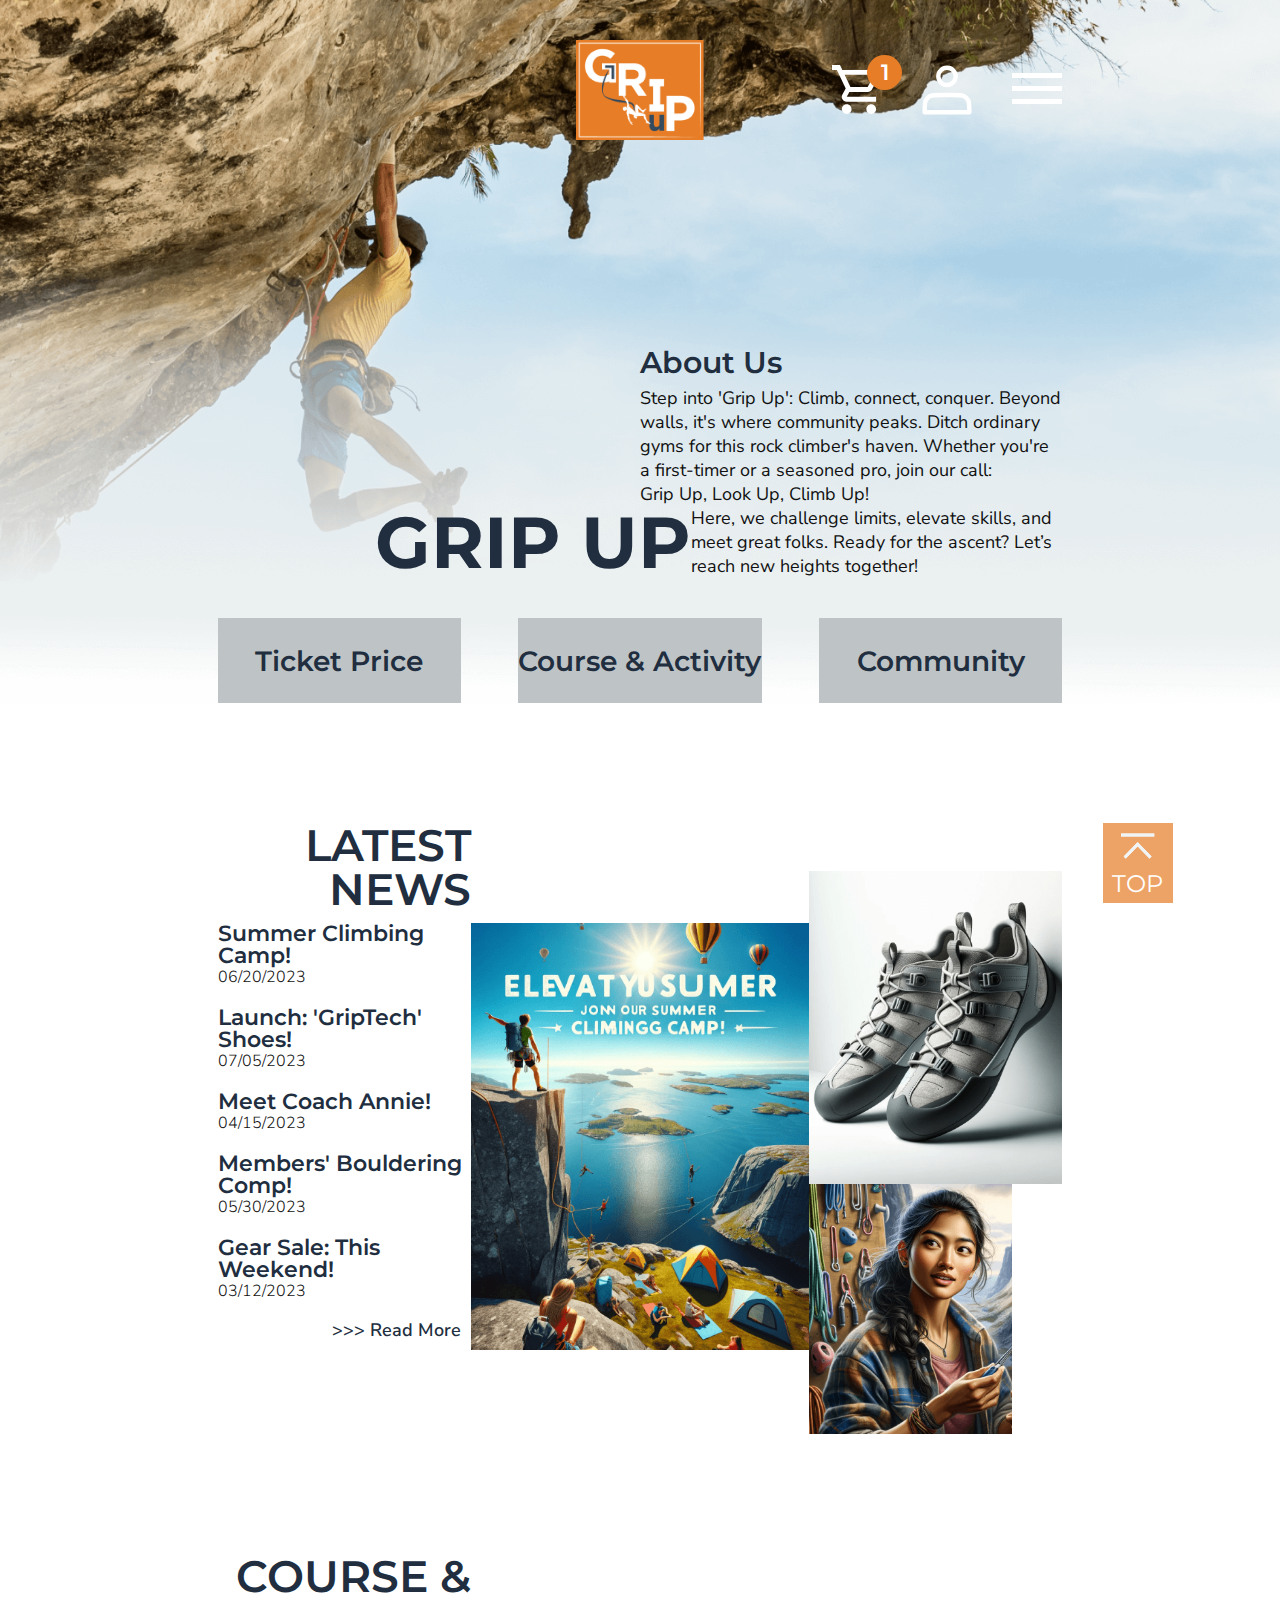
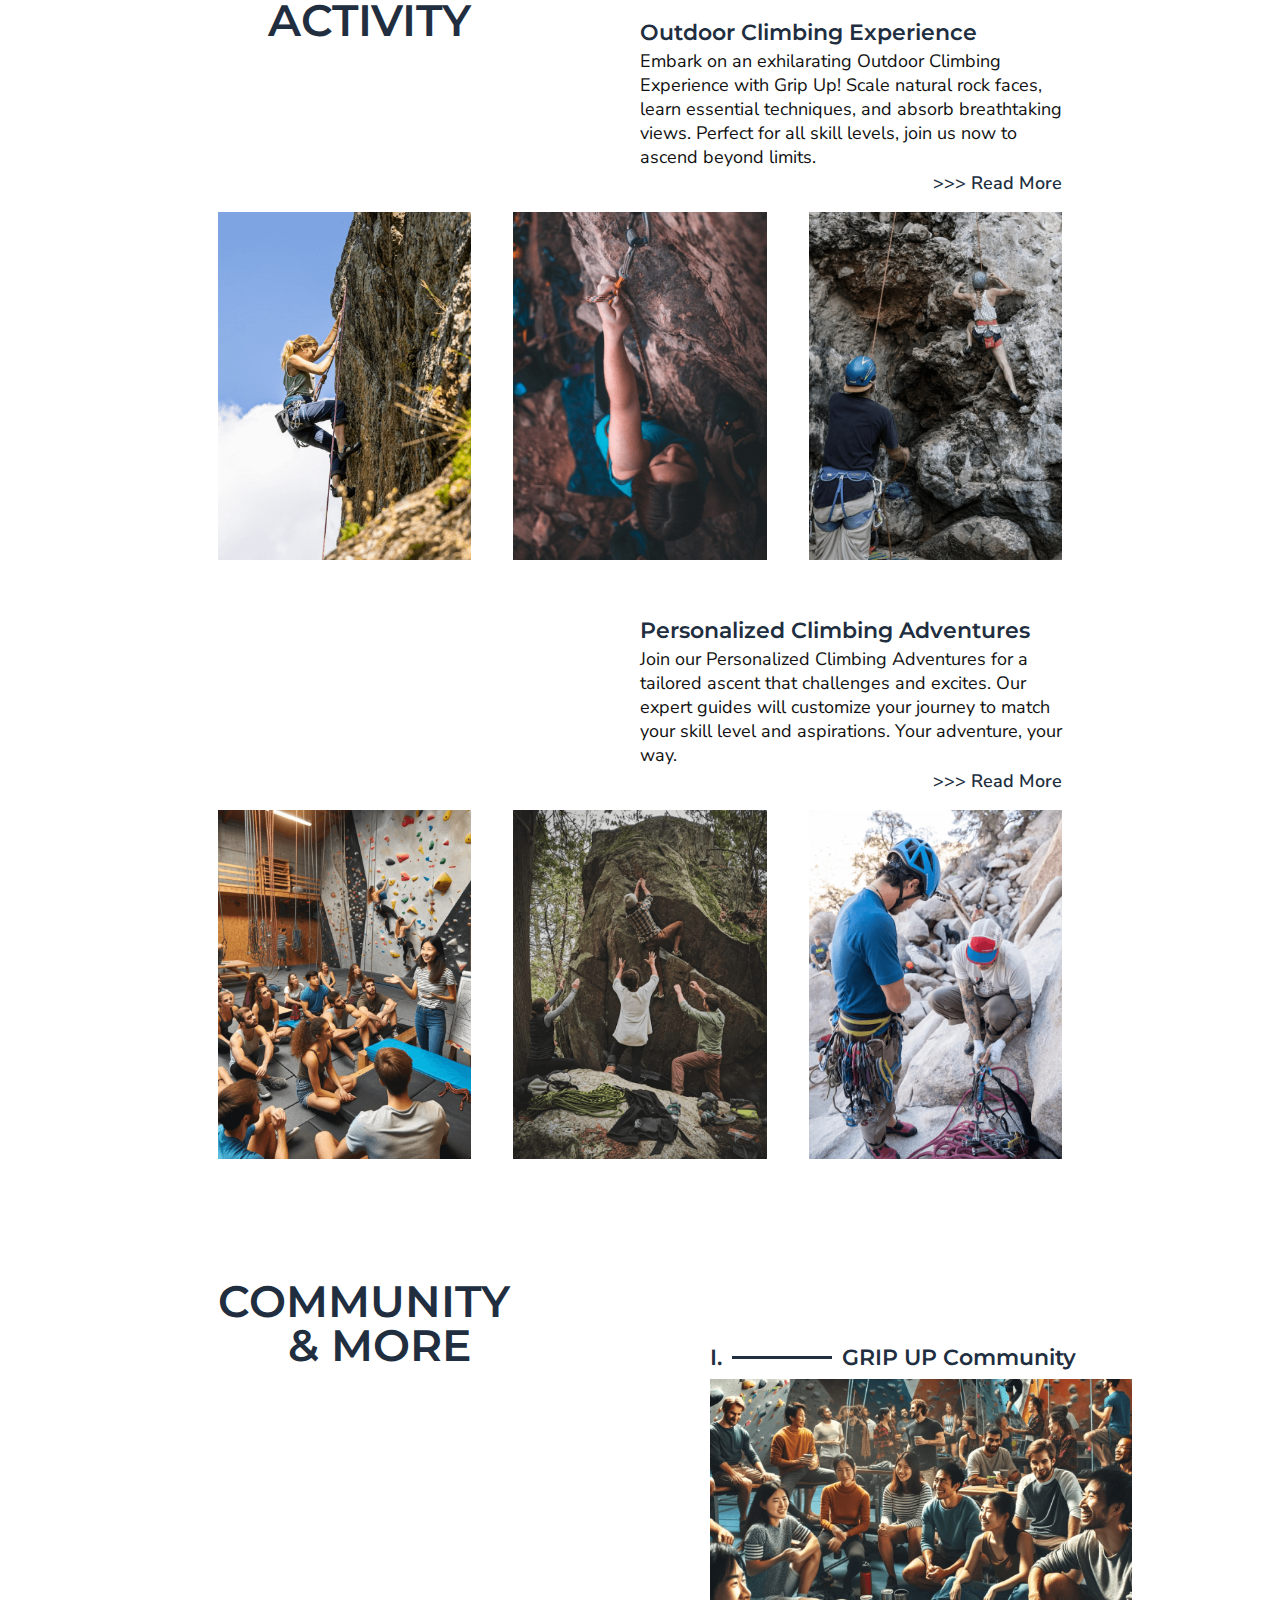
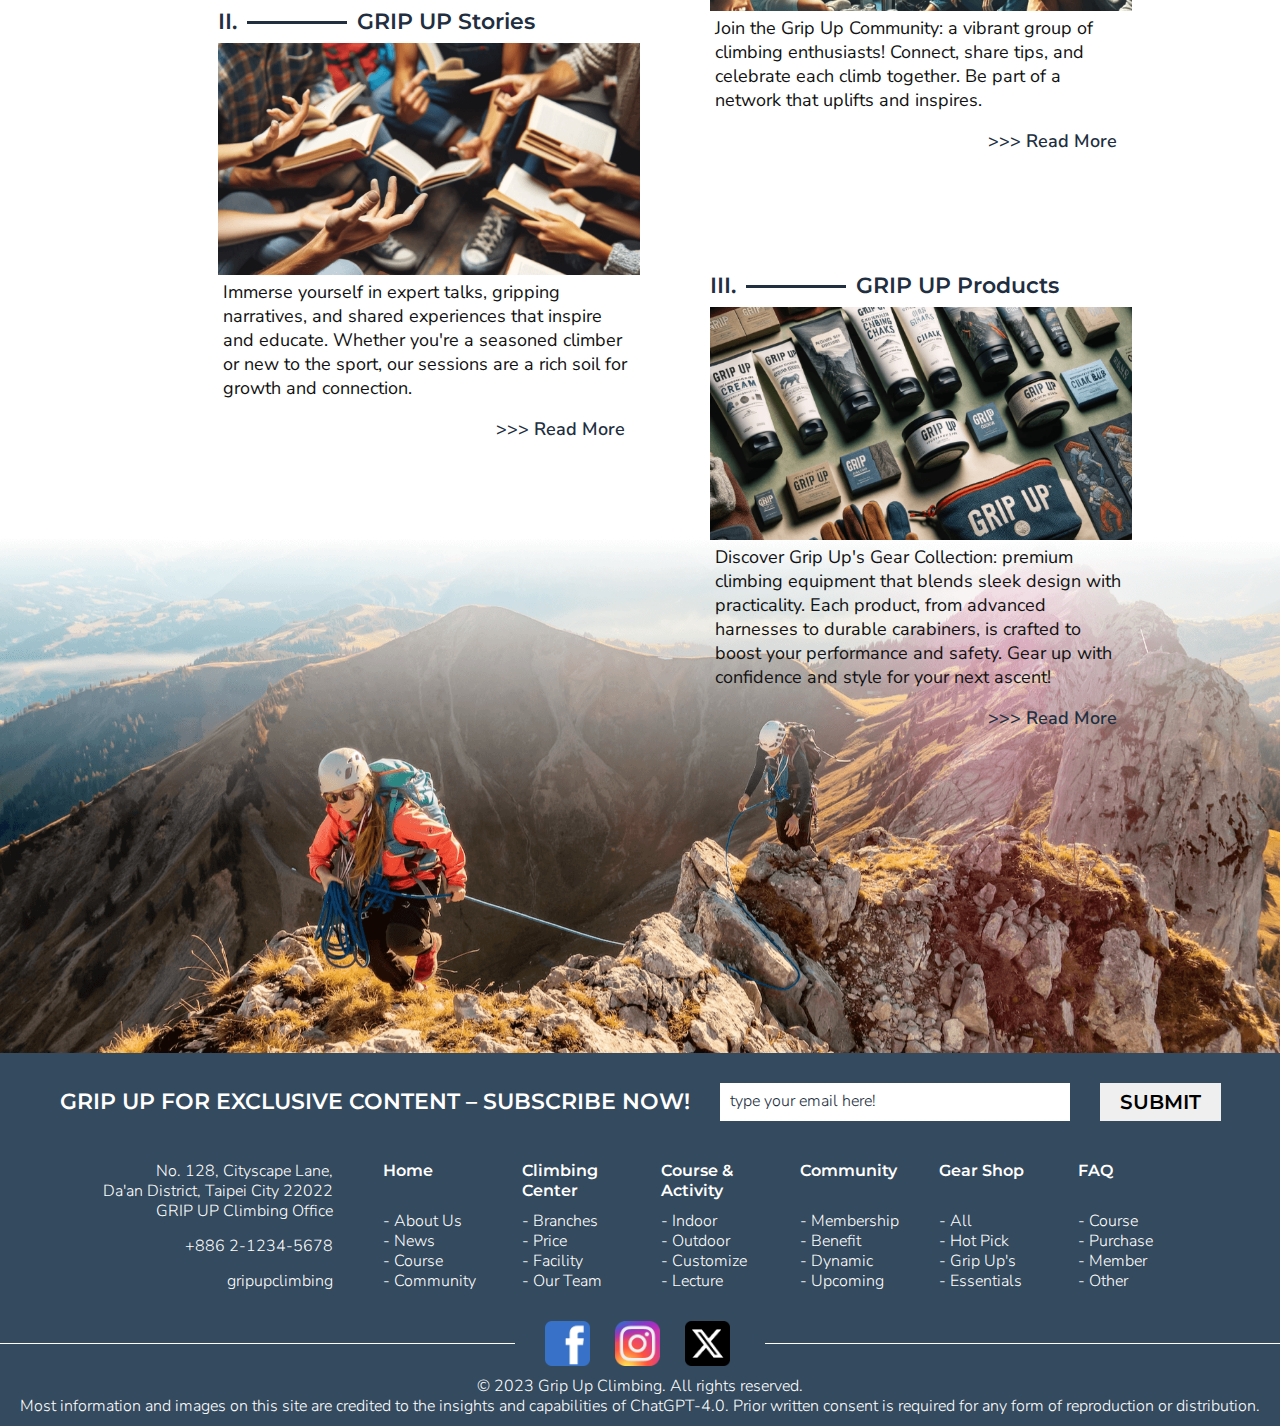
<file: index.html>
<!DOCTYPE html>
<html lang="en">
  <head>
    <meta charset="UTF-8" />
    <meta name="viewport" content="width=device-width, initial-scale=1.0" />
    <title>Grip Up Climbing</title>
    <link rel="stylesheet" href="./universe/reset.css" />
    <link rel="stylesheet" href="./universe/universe.css" />
    <link rel="stylesheet" href="./main/main.css" />
    <link rel="stylesheet" href="./universe/universe-footer.css" />

    <link rel="preconnect" href="https://fonts.googleapis.com" />
    <link rel="preconnect" href="https://fonts.gstatic.com" crossorigin />
    <link
      href="https://fonts.googleapis.com/css2?family=Montserrat:wght@600;700&family=Nunito+Sans:opsz,wght@6..12,300;6..12,400;6..12,500;6..12,600;6..12,700&display=swap"
      rel="stylesheet"
    />
    <script src="./universe/jquery-3.7.1.js"></script>
  </head>
  <body>
    <section class="header">
      <header>
        <div id="navbar" class="top"></div>
        <div class="pagetype-main">
          <h1 class="title">GRIP UP</h1>
          <div class="page-intro">
            <div class="up">
              <h4 id="aboutus-link">About Us</h4>
              <p class="pbig up">
                Step into 'Grip Up': Climb, connect, conquer. Beyond walls, it's
                where community peaks. Ditch ordinary gyms for this rock
                climber's haven. Whether you're a first-timer or a seasoned pro,
                join our call:<br />
                Grip Up, Look Up, Climb Up!
              </p>
            </div>
            <p class="pbig down">
              Here, we challenge limits, elevate skills, and meet great folks.
              Ready for the ascent? Let’s reach new heights together!
            </p>
          </div>
        </div>
        <div class="pagelink">
          <ul>
            <li>
              <a class="btn-dark h4" href="center.html#price-link"
                >Ticket Price</a
              >
            </li>
            <li>
              <a class="btn-dark h4" href="courseActivity.html"
                >Course & Activity</a
              >
            </li>
            <li>
              <a class="btn-dark h4" href="community.html">Community</a>
            </li>
          </ul>
        </div>
      </header>
    </section>

    <section class="page-intro-small" id="page-intro-small"></section>

    <section class="content">
      <div class="backtotop">
        <a href="#" class="top-wrap">
          <div class="pic"><img src="./universe/top.svg" alt="" /></div>
          <p>TOP</p>
        </a>
      </div>
      <section class="latestnews">
        <h3 class="section-title" id="news-link">LATEST<br />&nbspNEWS</h3>
        <div class="wrap" id="news-wrap">
          <div class="news-list">
            <ul>
              <li id="news1">
                <a class="alink" href="#news">
                  <p class="news-title h5">Summer Climbing Camp!</p>
                  <p class="release-day psmall">06/20/2023</p>
                </a>
              </li>
              <li id="news2">
                <a class="alink" href="product.html#newlaunchShow-link">
                  <p class="news-title h5">Launch: 'GripTech' Shoes!</p>
                  <p class="release-day psmall">07/05/2023</p>
                </a>
              </li>
              <li id="news3">
                <a class="alink" href="team.html#coachAnnie-link">
                  <p class="news-title h5">Meet Coach Annie!</p>
                  <p class="release-day psmall">04/15/2023</p>
                </a>
              </li>
              <li>
                <a class="alink" href="#news">
                  <p class="news-title h5">Members' Bouldering Comp!</p>
                  <p class="release-day psmall">05/30/2023</p>
                </a>
              </li>
              <li>
                <a class="alink" href="#news">
                  <p class="news-title h5">Gear Sale: This Weekend!</p>
                  <p class="release-day psmall">03/12/2023</p>
                </a>
              </li>
            </ul>
            <a href="#readMore" class="readmore">>>> Read More</a>
          </div>
          <div class="news-pic" id="news1-pic">
            <img src="./main/news1.png" alt="Launch: 'GripTech' Shoes!" />
          </div>
          <div class="news-pic" id="news2-pic">
            <img src="./main/news2.png" alt="Summer Climbing Camp!" />
          </div>
          <div class="news-pic" id="news3-pic">
            <img src="./main/news3.png" alt="Meet Coach Annie!" />
          </div>
        </div>
      </section>

      <section class="course">
        <h3 class="section-title" id="course-link">
          Course &<br />&nbspActivity
        </h3>
        <div class="wrap">
          <div class="sub-wrap">
            <div class="subtitle h5">Outdoor Climbing Experience</div>
            <div class="intro pbig">
              Embark on an exhilarating Outdoor Climbing Experience with Grip
              Up! Scale natural rock faces, learn essential techniques, and
              absorb breathtaking views. Perfect for all skill levels, join us
              now to ascend beyond limits.
            </div>
            <a href="courseActivity.html#outdoor-link" class="readmore"
              >>>> Read More</a
            >
          </div>
        </div>
        <div class="pic-list">
          <div class="pic">
            <img src="./main/outdoor (1).png" alt="outdoorClimbing" />
            <div class="hover">
              <p class="h5">
                With each ascent, I feel a rush of adrenaline and a sense of
                achievement that's indescribable. Rock Haven has not only taught
                me how to climb; it's shown me how to reach new heights in life
                as well.
              </p>
              <p class="h5">Alive with new courage,<br />Jordan Lee</p>
            </div>
          </div>
          <div class="pic">
            <img src="./main/outdoor (2).png" alt="outdoorClimbing" />
            <div class="hover">
              <p class="h5">
                The darkness heightens every sensation, making each climb a
                dance between shadow and light. Rock Haven's night climbs have
                revealed a new realm of climbing to me, one that thrills and
                challenges in equal measure.
              </p>
              <p class="h5">In awe of the night,<br />Casey Smith</p>
            </div>
          </div>
          <div class="pic">
            <img src="./main/outdoor (3).png" alt="outdoorClimbing" />
            <div class="hover">
              <p class="h5">
                Scaling the heights with Rock Haven, I've learned that trust is
                the true foundation of any climb. The support from below, the
                camaraderie – it's all part of this incredible journey upward.
              </p>
              <p class="h5">With gratitude for every belay,<br />Riley Davis</p>
            </div>
          </div>
        </div>
        <div class="wrap second">
          <div class="sub-wrap">
            <div class="subtitle h5">Personalized Climbing Adventures</div>
            <div class="intro pbig">
              Join our Personalized Climbing Adventures for a tailored ascent
              that challenges and excites. Our expert guides will customize your
              journey to match your skill level and aspirations. Your adventure,
              your way.
            </div>
            <a href="courseActivity.html#customized-link" class="readmore"
              >>>> Read More</a
            >
          </div>
        </div>
        <div class="pic-list">
          <div class="pic">
            <img src="./main/course (1).png" alt="courseimg" />
            <div class="hover">
              <p class="h5">
                The laughter and shared stories echo in the climbing hall as our
                instructor shares her wisdom. Here at Rock Haven, every lesson
                is a step towards mastery, not just of climbing, but of life's
                many climbs.
              </p>
              <p class="h5">Shared in camaraderie,<br />Evelyn Hart</p>
            </div>
          </div>
          <div class="pic">
            <img src="./main/course (2).png" alt="courseimg" />
            <div class="hover">
              <p class="h5">
                Surrounded by the cheers of my peers, I reach for the rock's
                crest. It's a dance of fingers and toes, a balance between grit
                and grace. Rock Haven has become not just a place to climb, but
                where my spirit soars.
              </p>
              <p class="h5">Climbing higher together,<br />Samuel Brooks</p>
            </div>
          </div>
          <div class="pic">
            <img src="./main/course (3).png" alt="courseimg" />
            <div class="hover">
              <p class="h5">
                Preparation is key, they say, and here I am, gear in hand, heart
                in throat. The rock face looms, but so does the thrill of the
                climb. Rock Haven's lessons ring clear — it's not the mountain
                we conquer, but ourselves.
              </p>
              <p class="h5">Geared up for life,<br />Nathanial Cruz</p>
            </div>
          </div>
        </div>
      </section>
      <section class="community">
        <h3 class="section-title" id="community-link">
          Community<br />&nbsp& MORE
        </h3>
        <div class="news-list">
          <div class="news-card">
            <div class="subwrapA-1">
              <a class="subtitle h5">
                <span>I.</span><span class="line"></span>GRIP UP Community
              </a>
              <div class="pic">
                <img src="./main/community-1.png" alt="MemberMeetupPic" />
              </div>
            </div>
            <div class="subwrapA-2 text">
              <p class="pbig">
                Join the Grip Up Community: a vibrant group of climbing
                enthusiasts! Connect, share tips, and celebrate each climb
                together. Be part of a network that uplifts and inspires.
              </p>
              <a href="community.html" class="readmore">>>> Read More</a>
            </div>
          </div>
          <div class="news-card">
            <div class="subwrapB-1">
              <div class="subtitle h5">
                <span>II.</span><span class="line"></span>GRIP UP Stories
              </div>
              <div class="pic">
                <img src="./main/community-2.png" alt="InspiringEachOtherPic" />
              </div>
            </div>
            <div class="subwrapB-2 text">
              <p class="pbig">
                Immerse yourself in expert talks, gripping narratives, and
                shared experiences that inspire and educate. Whether you're a
                seasoned climber or new to the sport, our sessions are a rich
                soil for growth and connection.
              </p>
              <a href="community.html#dynamic-link" class="readmore"
                >>>> Read More</a
              >
            </div>
          </div>
          <div class="news-card">
            <div class="subwrapC-1">
              <div class="subtitle h5">
                <span>III.</span><span class="line"></span>GRIP UP Products
              </div>
              <div class="pic">
                <img src="./main/community-3.png" alt="GRIP uP Products" />
              </div>
            </div>
            <div class="subwrapC-2 text">
              <p class="pbig">
                Discover Grip Up's Gear Collection: premium climbing equipment
                that blends sleek design with practicality. Each product, from
                advanced harnesses to durable carabiners, is crafted to boost
                your performance and safety. Gear up with confidence and style
                for your next ascent!
              </p>
              <a href="shop.html" class="readmore">>>> Read More</a>
            </div>
          </div>
        </div>
      </section>
      <div class="foot-img">
        <img src="./main/main-bottom.png" alt="climbingimg" />
      </div>
    </section>

    <footer id="footer-container"></footer>
    <script src="./universe/footer.js"></script>
    <script src="./main/main.js"></script>
  </body>
</html>
</file>
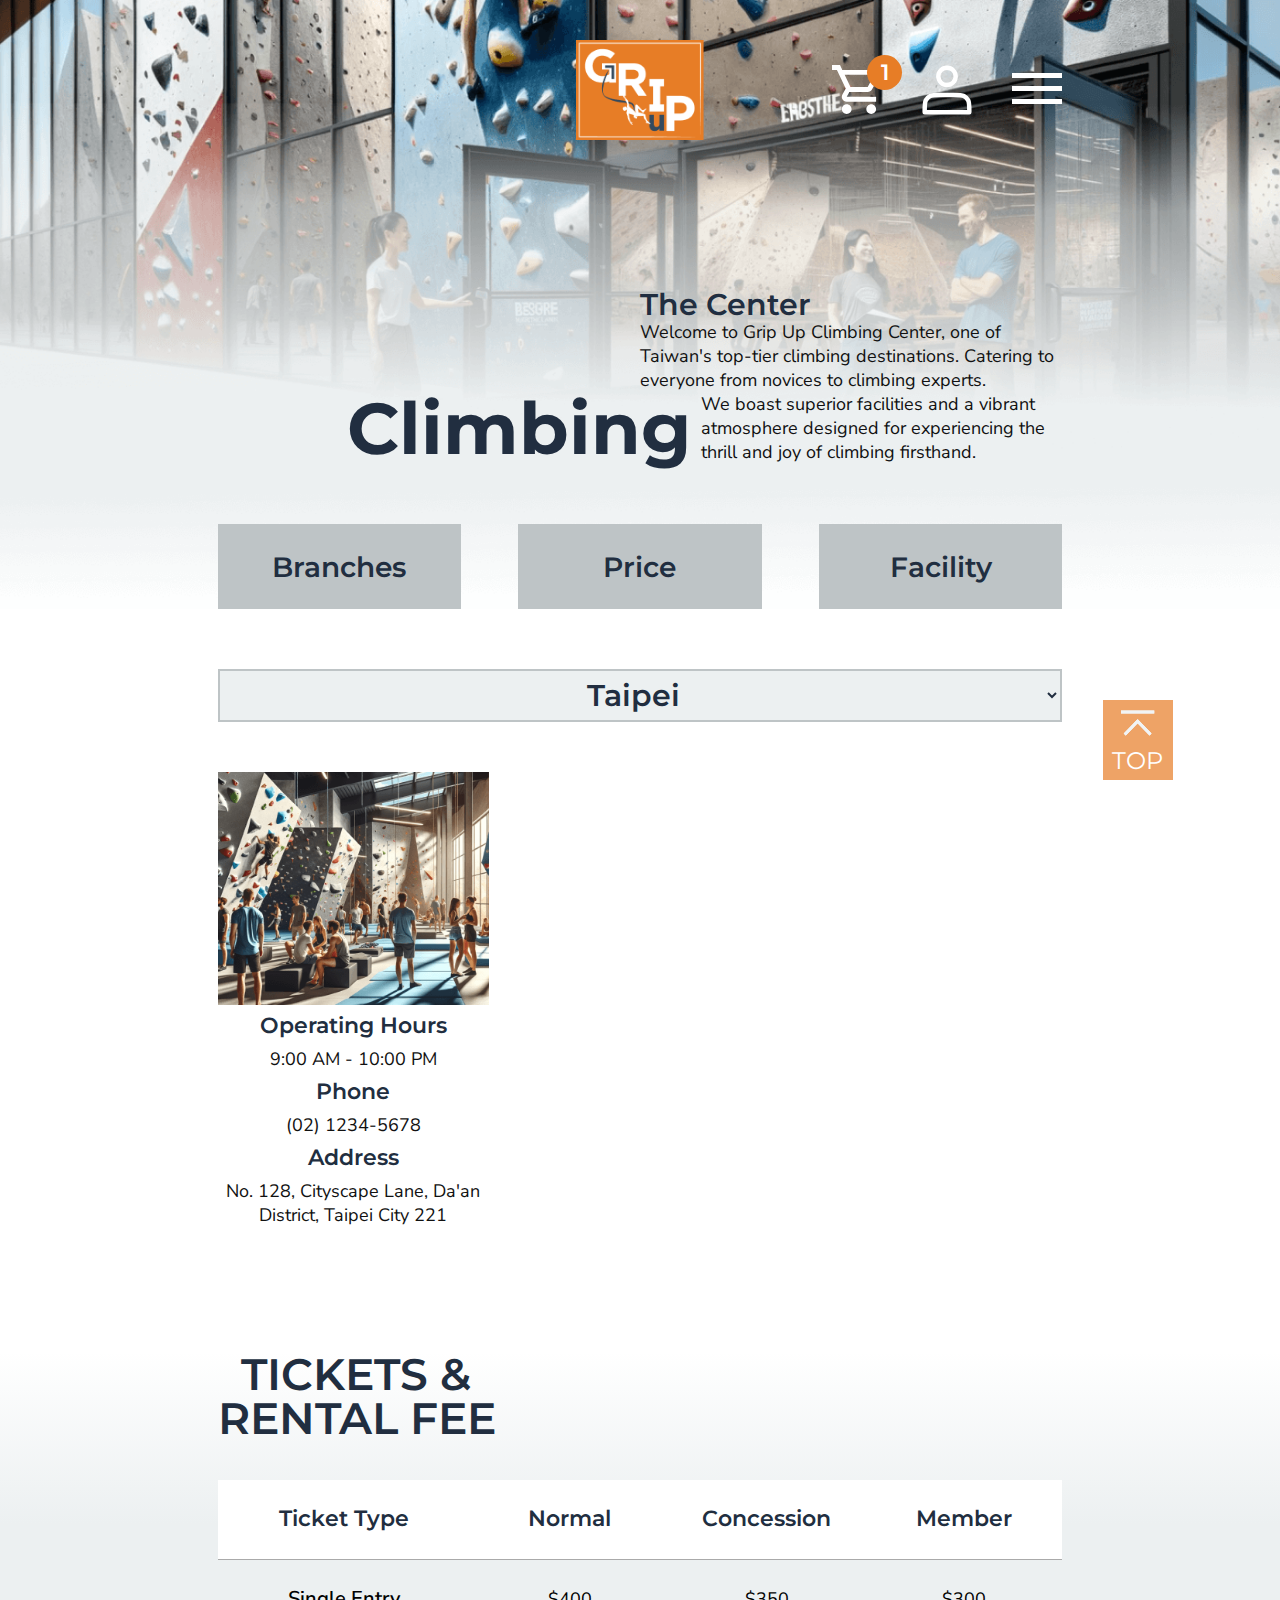
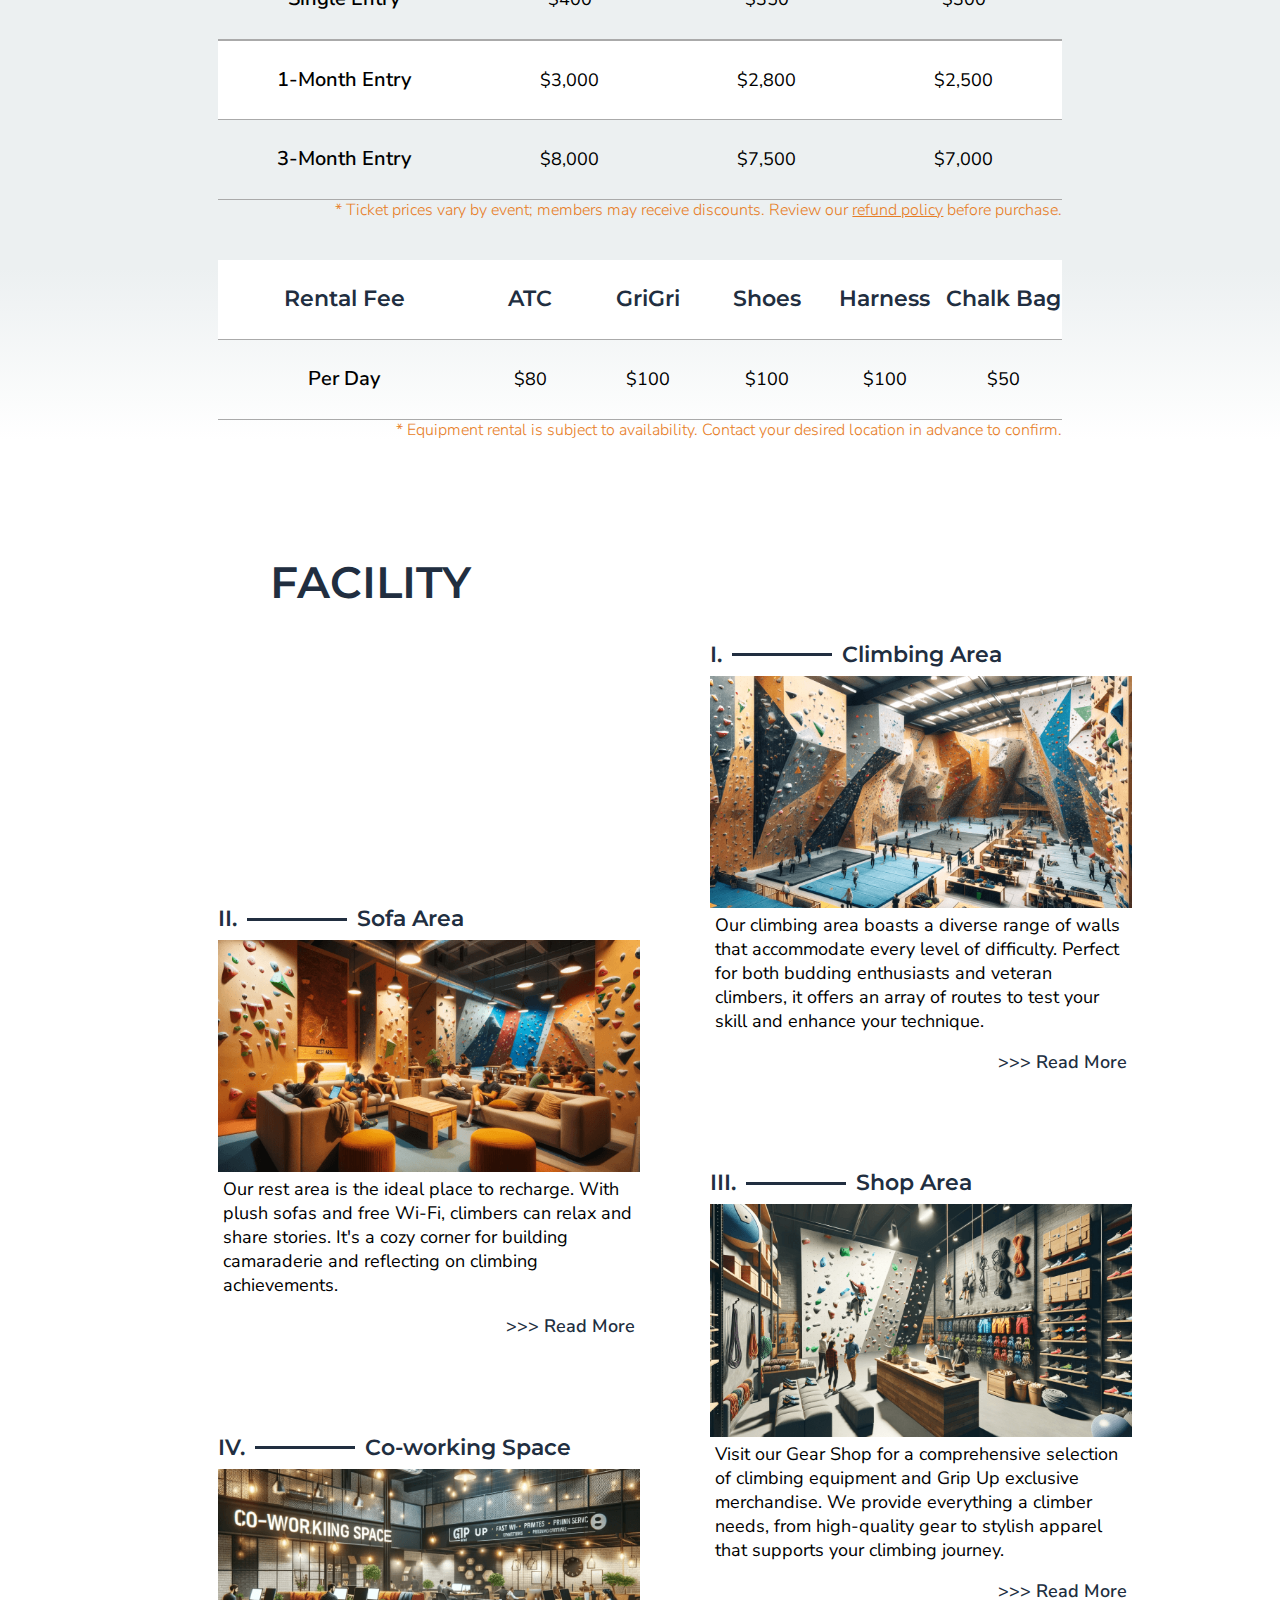
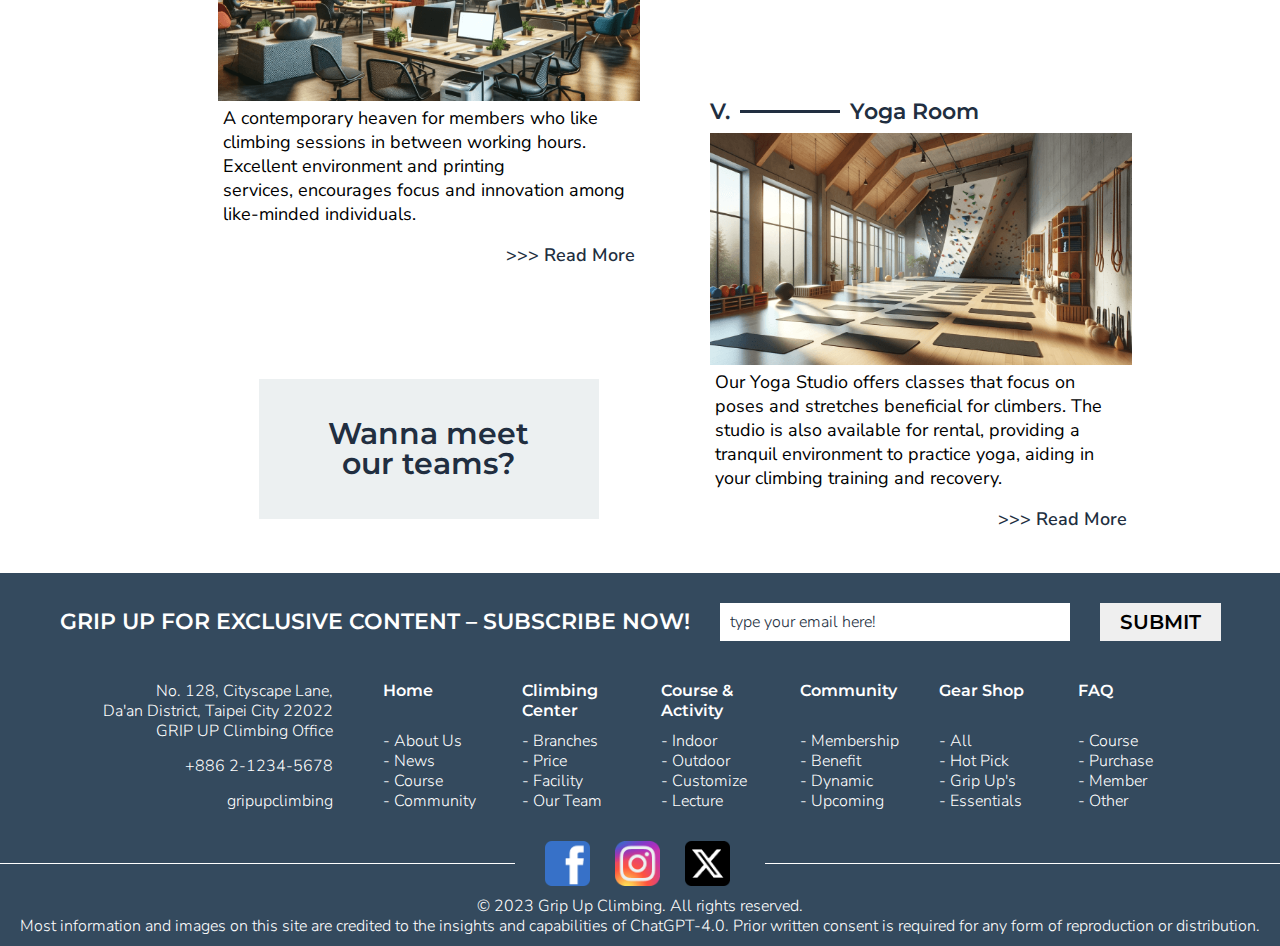
<file: center.html>
<!DOCTYPE html>
<html lang="en">
  <head>
    <meta charset="UTF-8" />
    <meta name="viewport" content="width=device-width, initial-scale=1.0" />
    <title>Grip Up Climbing - Climbing Center</title>

    <link rel="stylesheet" href="./universe/reset.css" />
    <link rel="stylesheet" href="./universe/universe.css" />
    <link rel="stylesheet" href="./center/center.css" />
    <link rel="stylesheet" href="./universe/universe-footer.css" />

    <link rel="preconnect" href="https://fonts.googleapis.com" />
    <link rel="preconnect" href="https://fonts.gstatic.com" crossorigin />
    <link
      href="https://fonts.googleapis.com/css2?family=Montserrat:wght@600;700&family=Nunito+Sans:opsz,wght@6..12,300;6..12,400;6..12,500;6..12,600;6..12,700&display=swap"
      rel="stylesheet"
    />
    <script src="./universe/jquery-3.7.1.js"></script>
  </head>
  <body>
    <section class="header">
      <header>
        <div id="navbar" class="top"></div>
        <div class="pagetype">
          <h1 class="title">Climbing</h1>
          <div class="page-intro">
            <div class="up">
              <h4>The Center</h4>
              <p class="pbig">
                Welcome to Grip Up Climbing Center, one of Taiwan's top-tier
                climbing destinations. Catering to everyone from novices to
                climbing experts.
              </p>
            </div>
            <p class="pbig down">
              We boast superior facilities and a vibrant atmosphere designed for
              experiencing the thrill and joy of climbing firsthand.
            </p>
          </div>
        </div>
        <div class="pagelink">
          <ul>
            <li><a class="btn-dark h4" href="#branches-link">Branches</a></li>
            <li><a class="btn-dark h4" href="#price-link">Price</a></li>
            <li>
              <a class="btn-dark h4" href="#facility-link">Facility</a>
            </li>
          </ul>
        </div>
      </header>
    </section>

    <section class="page-intro-small" id="page-intro-small"></section>

    <section class="content">
      <div class="backtotop">
        <a href="#" class="top-wrap">
          <div class="pic"><img src="./universe/top.svg" alt="" /></div>
          <p>TOP</p>
        </a>
      </div>

      <section class="branches">
        <select class="h4" id="branches-link">
          <option value="taipei" selected>Taipei</option>
          <option value="taichung">Taichung</option>
          <option value="kaohsiung">Kaohsiung</option>
        </select>
        <div class="center-list">
          <div class="center" id="taipei-branch">
            <div class="pic">
              <img src="./center/taipei.png" alt="TaipeiBranchePic" />
            </div>
            <div class="time">
              <p class="subtitle h5">Operating Hours</p>
              <p class="pbig">9:00 AM - 10:00 PM</p>
            </div>

            <div class="phone">
              <p class="subtitle h5">Phone</p>
              <p class="pbig">(02) 1234-5678</p>
            </div>
            <div class="address">
              <p class="subtitle h5">Address</p>
              <p class="pbig">
                No. 128, Cityscape Lane, Da'an District, Taipei City 221
              </p>
            </div>
          </div>
          <div class="center" id="taichung-branch">
            <div class="pic">
              <img src="./center/taichung.png" alt="TaichungBranchePic" />
            </div>
            <div class="time">
              <p class="subtitle h5">Operating Hours</p>
              <p class="pbig">10:00 AM - 10:00 PM</p>
            </div>

            <div class="phone">
              <p class="subtitle h5">Phone</p>
              <p class="pbig">(04) 1234-5678</p>
            </div>
            <div class="address">
              <p class="subtitle h5">Address</p>
              <p class="pbig">
                No. 59, Peakview Boulevard, Xitun District, Taichung City 104
              </p>
            </div>
          </div>
          <div class="center" id="kaohsiung-branch">
            <div class="pic">
              <img src="./center/kaoshung.png" alt="KaohsiungBranchePic" />
            </div>
            <div class="time">
              <p class="subtitle h5">Operating Hours</p>
              <p class="pbig">9:00 AM - 9:00 PM</p>
            </div>

            <div class="phone">
              <p class="subtitle h5">Phone</p>
              <p class="pbig">(07) 1234-5678</p>
            </div>
            <div class="address">
              <p class="subtitle h5">Address</p>
              <p class="pbig">
                No. 88, Harborfront Road,<br />Yancheng District, Kaohsiung City
                330
              </p>
            </div>
          </div>
          <div id="map-list">
            <div class="googleMap" id="taipei-map">
              <iframe
                src="https://www.google.com/maps/embed?pb=!1m18!1m12!1m3!1d3614.223466545364!2d121.64588261054955!3d25.060413977706627!2m3!1f0!2f0!3f0!3m2!1i1024!2i768!4f13.1!3m3!1m2!1s0x346823ea51152e19%3A0xc42665561f719791!2sTibaMe!5e0!3m2!1szh-TW!2stw!4v1702435985922!5m2!1szh-TW!2stw"
                style="border: 0"
                allowfullscreen=""
                loading="lazy"
                referrerpolicy="no-referrer-when-downgrade"
              ></iframe>
            </div>
            <div class="googleMap" id="taichung-map">
              <iframe
                src="https://www.google.com/maps/embed?pb=!1m18!1m12!1m3!1d3614.467830527485!2d121.54067261103053!3d25.052127977712033!2m3!1f0!2f0!3f0!3m2!1i1024!2i768!4f13.1!3m3!1m2!1s0x3442abe6b0446815%3A0xf006dde8c27afcc7!2z57ev6IKyVGliYU1l6ZmE6Kit5Y-w5YyX6IG36KiT5Lit5b-D!5e0!3m2!1szh-TW!2stw!4v1701351205680!5m2!1szh-TW!2stw"
                style="border: 0"
                allowfullscreen=""
                loading="lazy"
                referrerpolicy="no-referrer-when-downgrade"
              ></iframe>
            </div>
            <div class="googleMap" id="kaohsiung-map">
              <iframe
                src="https://www.google.com/maps/embed?pb=!1m18!1m12!1m3!1d115751.9737022725!2d121.13525252377633!3d24.957635500000002!2m3!1f0!2f0!3f0!3m2!1i1024!2i768!4f13.1!3m3!1m2!1s0x346823ea50c732a5%3A0x1b5e6ee66e9fec49!2z57ev6IKyVGliYU1l6ZmE6Kit5Lit5aOi6IG36KiT5Lit5b-D!5e0!3m2!1szh-TW!2stw!4v1701351107468!5m2!1szh-TW!2stw"
                style="border: 0"
                allowfullscreen=""
                loading="lazy"
                referrerpolicy="no-referrer-when-downgrade"
              ></iframe>
            </div>
          </div>
        </div>
      </section>

      <section class="price">
        <h3 class="section-title" id="price-link">TICKETS &<br />Rental FEE</h3>
        <div class="ticket-list table">
          <table class="ticket-price">
            <thead class="h5">
              <tr class="white-bg">
                <td>Ticket Type</td>
                <td>Normal</td>
                <td>Concession</td>
                <td>Member</td>
              </tr>
            </thead>
            <tbody class="pbig">
              <tr>
                <td>Single Entry</td>
                <td>
                  <p>$400</p>
                  <a href="#AddtoCart" class="hover h6">BUY</a>
                </td>
                <td>
                  <p>$350</p>
                  <a href="#AddtoCart" class="hover h6">BUY</a>
                </td>
                <td>
                  <p>$300</p>
                  <a href="#AddtoCart" class="hover h6">BUY</a>
                </td>
              </tr>
              <tr class="white-bg">
                <td class="top-line">1-Month Entry</td>
                <td class="top-line">
                  <p>$3,000</p>
                  <a href="#AddtoCart" class="hover h6">BUY</a>
                </td>
                <td class="top-line">
                  <p>$2,800</p>
                  <a href="#AddtoCart" class="hover h6">BUY</a>
                </td>
                <td class="top-line">
                  <p>$2,500</p>
                  <a href="#AddtoCart" class="hover h6">BUY</a>
                </td>
              </tr>
              <tr>
                <td>3-Month Entry</td>
                <td>
                  <p>$8,000</p>
                  <a href="#AddtoCart" class="hover h6">BUY</a>
                </td>
                <td>
                  <p>$7,500</p>
                  <a href="#AddtoCart" class="hover h6">BUY</a>
                </td>
                <td>
                  <p>$7,000</p>
                  <a href="#AddtoCart" class="hover h6">BUY</a>
                </td>
              </tr>
            </tbody>
          </table>
          <div class="ps">
            <p class="psmall repersent">
              (N):Normal / (C):Consession / (M): Member
            </p>
            <p class="psmall">
              Ticket prices vary by event; members may receive discounts. Review
              our <a href="#RefundPolicy">refund policy</a> before purchase.
            </p>
          </div>
        </div>
        <div class="rental-list table">
          <table class="rental-price">
            <thead class="h5">
              <tr class="white-bg">
                <td>Rental Fee</td>
                <td>ATC</td>
                <td>GriGri</td>
                <td>Shoes</td>
                <td>Harness</td>
                <td>Chalk Bag</td>
              </tr>
            </thead>
            <tbody class="pbig">
              <tr>
                <td>Per Day</td>
                <td>$80</td>
                <td>$100</td>
                <td>$100</td>
                <td>$100</td>
                <td>$50</td>
              </tr>
            </tbody>
          </table>
          <div class="ps">
            <p class="psmall repersent">
              The above prices represent the daily rental fees.
            </p>
            <p class="psmall">
              Equipment rental is subject to availability. Contact your desired
              location in advance to confirm.
            </p>
          </div>
        </div>
      </section>

      <section class="facility">
        <h3 class="section-title" id="facility-link">Facility</h3>

        <div class="news-list">
          <div class="news-card">
            <div class="subwrapA-1">
              <div class="subtitle h5">
                <span>I.</span><span class="line"></span>Climbing Area
              </div>
              <div class="pic">
                <img src="./center/climbingarea.png" alt="ClimbingAreaPic" />
              </div>
            </div>
            <div class="subwrapA-2 text">
              <p class="pbig">
                Our climbing area boasts a diverse range of walls that
                accommodate every level of difficulty. Perfect for both budding
                enthusiasts and veteran climbers, it offers an array of routes
                to test your skill and enhance your technique.
              </p>
              <a href="#ReadMore" class="readmore">>>> Read More</a>
            </div>
          </div>
          <div class="news-card">
            <div class="subwrapB-1">
              <div class="subtitle h5">
                <span>II.</span><span class="line"></span>Sofa Area
              </div>
              <div class="pic">
                <img src="./center/sofaarea.png" alt="SofaAreaPic" />
              </div>
            </div>
            <div class="subwrapB-2 text">
              <p class="pbig">
                Our rest area is the ideal place to recharge. With plush sofas
                and free Wi-Fi, climbers can relax and share stories. It's a
                cozy corner for building camaraderie and reflecting on climbing
                achievements.
              </p>
              <a href="#ReadMore" class="readmore">>>> Read More</a>
            </div>
          </div>
          <div class="news-card">
            <div class="subwrapC-1">
              <div class="subtitle h5">
                <span>III.</span><span class="line"></span>Shop Area
              </div>
              <div class="pic">
                <img src="./center/shoparea.png" alt="ShopAreaPic" />
              </div>
            </div>
            <div class="subwrapC-2 text">
              <p class="pbig">
                Visit our Gear Shop for a comprehensive selection of climbing
                equipment and Grip Up exclusive merchandise. We provide
                everything a climber needs, from high-quality gear to stylish
                apparel that supports your climbing journey.
              </p>
              <a href="shop.html" class="readmore">>>> Read More</a>
            </div>
          </div>
          <div class="news-card coworking">
            <div class="subwrapD-1">
              <div class="subtitle h5">
                <span>IV.</span><span class="line"></span>Co-working Space
              </div>
              <div class="pic">
                <img src="./center/cowork.png" alt="Co-workingSpacePic" />
                <div class="hover-effect h4">MEMBER<br />ONLY</div>
              </div>
            </div>
            <div class="subwrapD-2 text">
              <p class="pbig">
                A contemporary heaven for members who like climbing sessions in
                between working hours. Excellent environment and printing
                services, encourages focus and innovation among like-minded
                individuals.
              </p>
              <a href="#ReadMore" class="readmore">>>> Read More</a>
            </div>
          </div>
          <div class="news-card yoga">
            <div class="subwrapE-1">
              <div class="subtitle h5">
                <span>V.</span><span class="line"></span>Yoga Room
              </div>
              <div class="pic">
                <img src="./center/yoga.png" alt="YogaRoomPic" />
                <div class="hover-effect h4">MEMBER<br />ONLY</div>
              </div>
            </div>
            <div class="subwrapE-2 text">
              <p class="pbig">
                Our Yoga Studio offers classes that focus on poses and stretches
                beneficial for climbers. The studio is also available for
                rental, providing a tranquil environment to practice yoga,
                aiding in your climbing training and recovery.
              </p>
              <a href="#ReadMore" class="readmore">>>> Read More</a>
            </div>
          </div>
          <div class="team-link">
            <a href="team.html" class="btn-light h4"
              >Wanna meet<br />our teams?</a
            >
          </div>
        </div>
      </section>
    </section>

    <footer id="footer-container"></footer>

    <script src="./center/center.js"></script>
    <script src="./universe/footer.js"></script>
  </body>
</html>
</file>
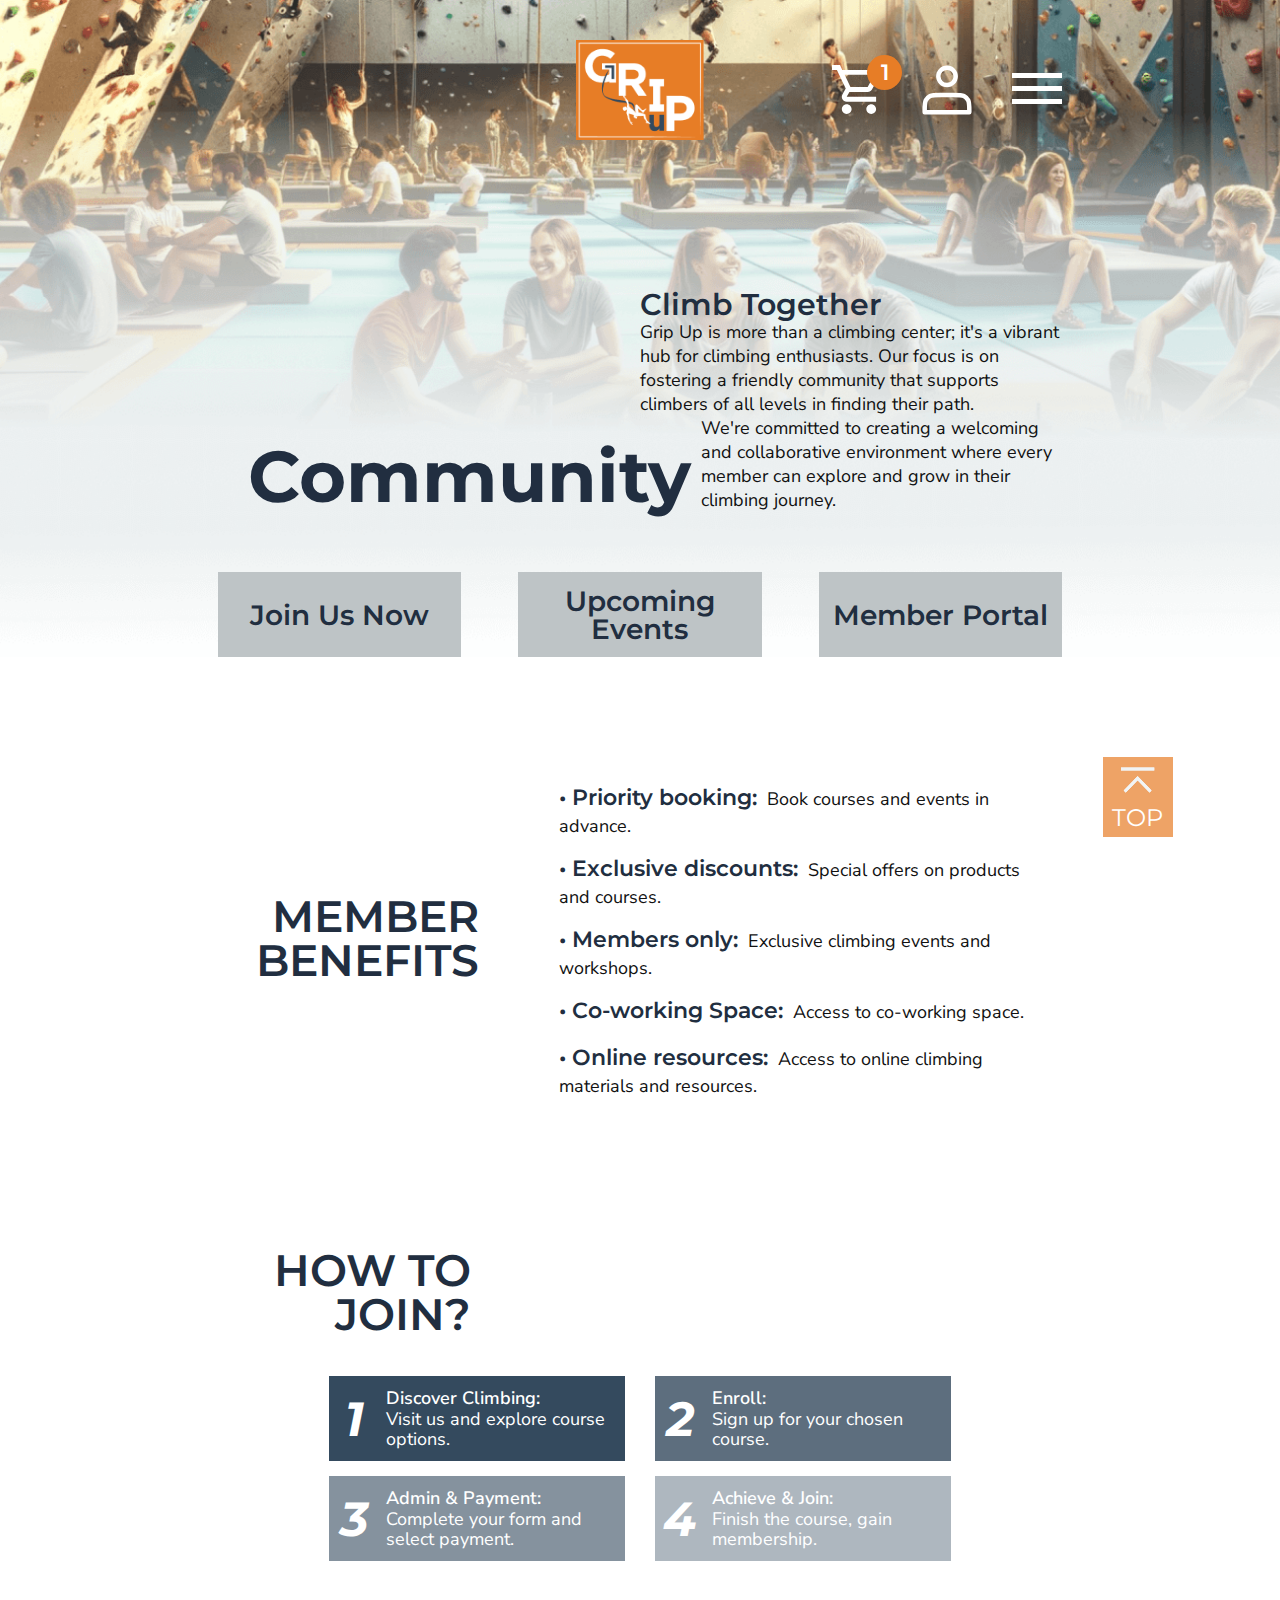
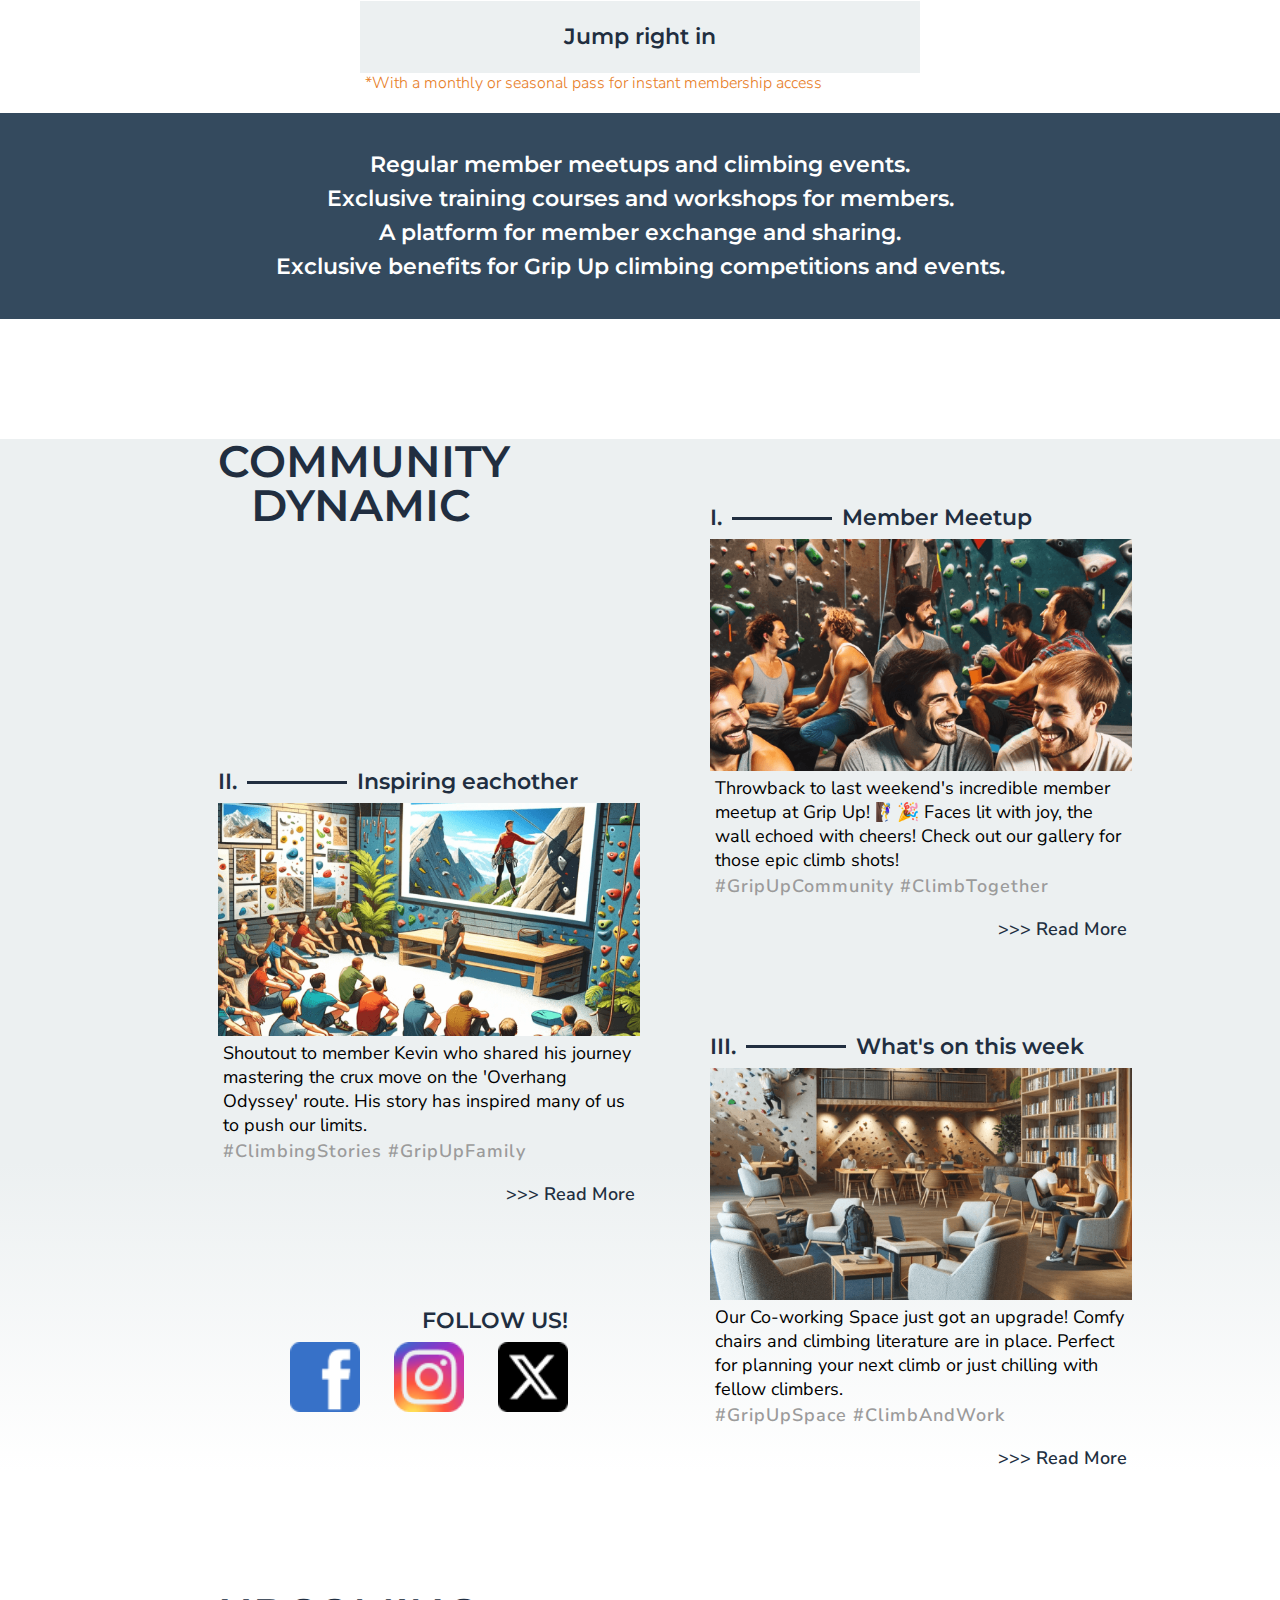
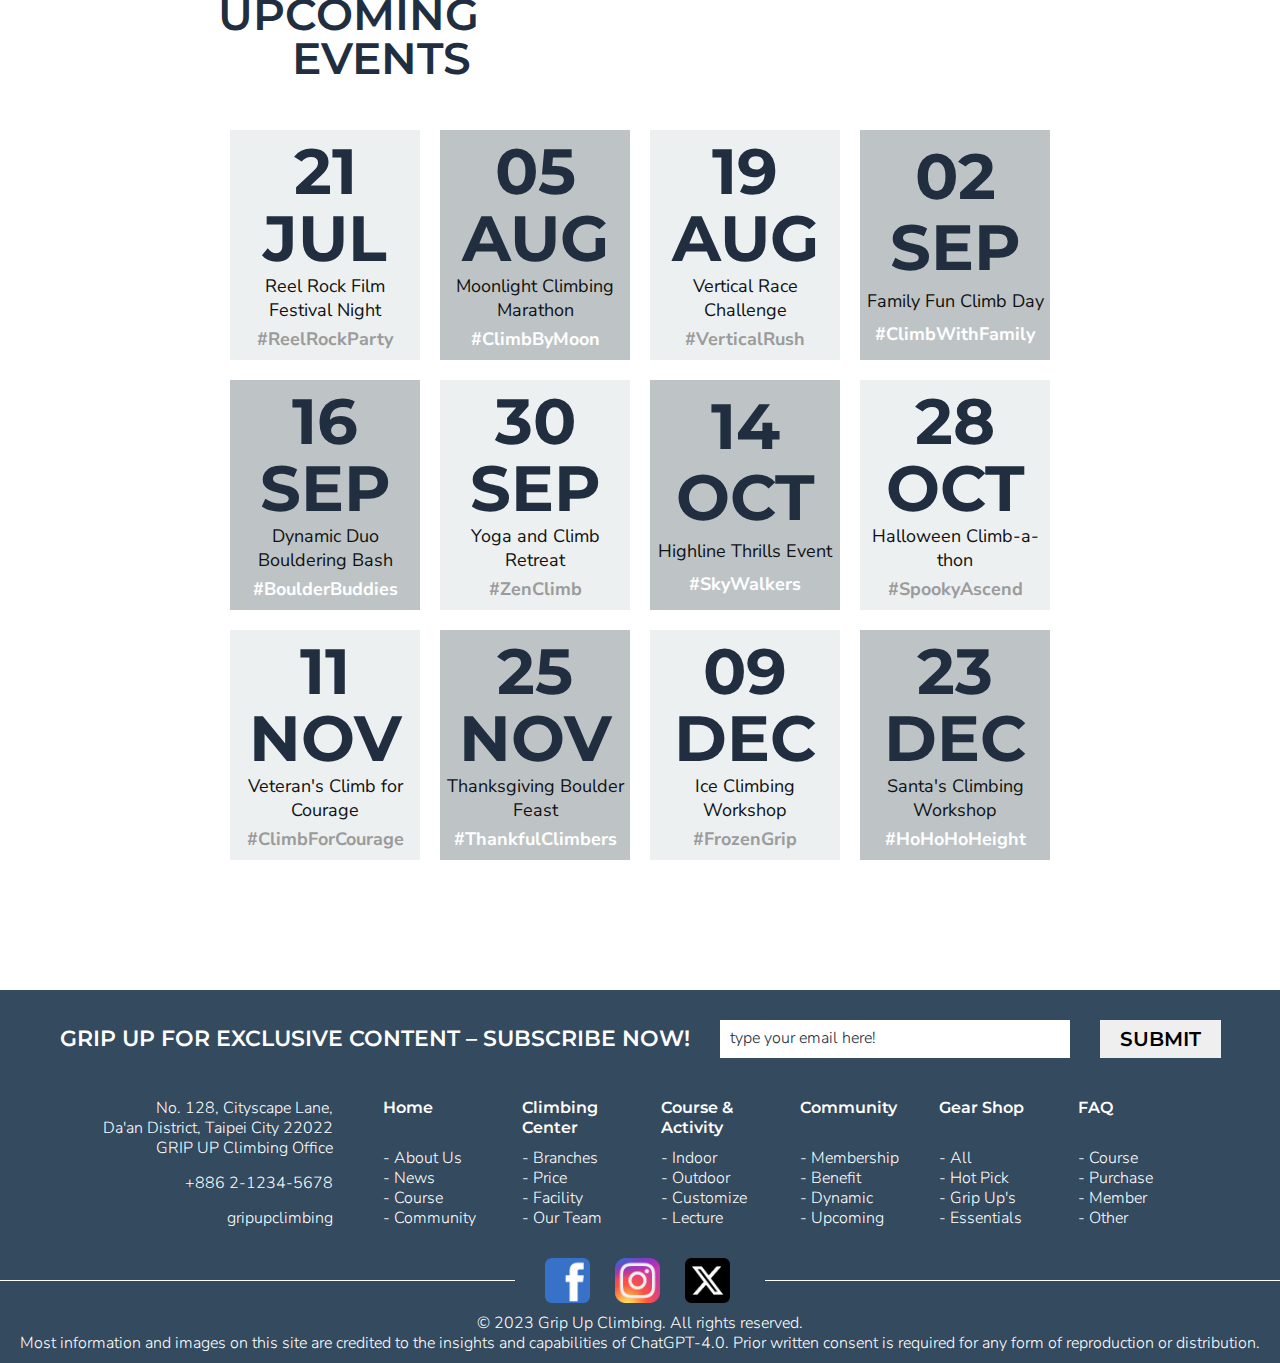
<file: community.html>
<!DOCTYPE html>
<html lang="en">
  <head>
    <meta charset="UTF-8" />
    <meta name="viewport" content="width=device-width, initial-scale=1.0" />
    <title>Grip Up Climbing - Community</title>

    <link rel="stylesheet" href="./universe/reset.css" />
    <link rel="stylesheet" href="./universe/universe.css" />
    <link rel="stylesheet" href="./community/community.css" />
    <link rel="stylesheet" href="./universe/universe-footer.css" />

    <link rel="preconnect" href="https://fonts.googleapis.com" />
    <link rel="preconnect" href="https://fonts.gstatic.com" crossorigin />
    <link
      href="https://fonts.googleapis.com/css2?family=Montserrat:wght@600;700&family=Nunito+Sans:opsz,wght@6..12,300;6..12,400;6..12,500;6..12,600;6..12,700&display=swap"
      rel="stylesheet"
    />
    <script src="./universe/jquery-3.7.1.js"></script>
  </head>
  <body>
    <section class="header">
      <header>
        <div id="navbar" class="top"></div>
        <div class="pagetype">
          <h1 class="title">Community</h1>
          <div class="page-intro">
            <div class="up">
              <h4>Climb Together</h4>
              <p class="pbig">
                Grip Up is more than a climbing center; it's a vibrant hub for
                climbing enthusiasts. Our focus is on fostering a friendly
                community that supports climbers of all levels in finding their
                path.
              </p>
            </div>
            <p class="pbig down">
              We're committed to creating a welcoming and collaborative
              environment where every member can explore and grow in their
              climbing journey.
            </p>
          </div>
        </div>
        <div class="pagelink">
          <ul>
            <li>
              <a class="btn-dark h4" href="#membership-link">Join Us Now</a>
            </li>
            <li>
              <a class="btn-dark h4" href="#upcoming-link">Upcoming Events</a>
            </li>
            <li>
              <a class="btn-dark h4" href="#MemberLogin">Member Portal</a>
            </li>
          </ul>
        </div>
      </header>
    </section>

    <section class="page-intro-small" id="page-intro-small"></section>

    <section class="content">
      <div class="backtotop">
        <a href="#" class="top-wrap">
          <div class="pic"><img src="./universe/top.svg" alt="" /></div>
          <p>TOP</p>
        </a>
      </div>

      <section class="join">
        <div class="benefit">
          <h3 class="title h3" id="membership-link">
            MEMBER<br />
            BENEFITS
          </h3>
          <ul>
            <li>
              <span class="h5">Priority booking: </span
              ><span class="pbig">Book courses and events in advance.</span>
            </li>
            <li>
              <span class="h5">Exclusive discounts: </span
              ><span class="pbig">Special offers on products and courses.</span>
            </li>
            <li>
              <span class="h5">Members only: </span
              ><span class="pbig"
                >Exclusive climbing events and workshops.</span
              >
            </li>
            <li>
              <span class="h5">Co-working Space: </span
              ><span class="pbig">Access to co-working space.</span>
            </li>
            <li>
              <span class="h5">Online resources: </span
              ><span class="pbig"
                >Access to online climbing materials and resources.</span
              >
            </li>
          </ul>
        </div>

        <div class="join-rule">
          <h3 class="section-title h3">HOW TO<br />&nbspJOIN?</h3>

          <ol id="step-content">
            <li class="step-wrap click" id="step-1">
              <p class="step h2">1</p>
              <div class="content">
                <p class="pbig step-title">Discover Climbing:</p>
                <p class="pbig">Visit us and explore course options.</p>
              </div>
            </li>
            <li class="step-wrap" id="step-2">
              <p class="step h2">2</p>
              <div class="content">
                <p class="pbig step-title">Enroll:</p>
                <p class="pbig">Sign up for your chosen course.</p>
              </div>
            </li>
            <li class="step-wrap" id="step-3">
              <p class="step h2">3</p>
              <div class="content">
                <p class="pbig step-title">Admin & Payment:</p>
                <p class="pbig">Complete your form and select payment.</p>
              </div>
            </li>
            <li class="step-wrap" id="step-4">
              <p class="step h2">4</p>
              <div class="content">
                <p class="pbig step-title">Achieve & Join:</p>
                <p class="pbig">Finish the course, gain membership.</p>
              </div>
            </li>
          </ol>
          <div class="step-btn">
            <div class="step-btn-round clicked" id="step-btn-1"></div>
            <div class="step-btn-round" id="step-btn-2"></div>
            <div class="step-btn-round" id="step-btn-3"></div>
            <div class="step-btn-round" id="step-btn-4"></div>
          </div>

          <div class="join-btn-container">
            <div class="btn-wrap">
              <a href="center.html#price-link" class="join-btn btn-light h5"
                >Jump right in</a
              >
              <p class="psmall">
                *With a monthly or seasonal pass for instant membership access
              </p>
            </div>
          </div>
        </div>
      </section>

      <div class="highlight h5" id="benefit-link">
        <p>Regular member meetups and climbing events.</p>
        <p>Exclusive training courses and workshops for members.</p>
        <p>A platform for member exchange and sharing.</p>
        <p>Exclusive benefits for Grip Up climbing competitions and events.</p>
      </div>

      <section class="dynamic">
        <h3 class="section-title h3" id="dynamic-link">
          COMMUNITY<br />&nbspDYNAMIC
        </h3>

        <div class="news-list">
          <div class="news-card">
            <div class="subwrapA-1">
              <div class="subtitle h5">
                <span>I.</span><span class="line"></span>Member Meetup
              </div>
              <div class="pic">
                <img src="./community/meetup.png" alt="MemberMeetupPic" />
              </div>
            </div>
            <div class="subwrapA-2 text">
              <p class="pbig">
                Throwback to last weekend's incredible member meetup at Grip Up!
                🧗‍♀️🎉 Faces lit with joy, the wall echoed with cheers! Check out
                our gallery for those epic climb shots!
              </p>
              <p class="hashtag pbig">#GripUpCommunity #ClimbTogether</p>
              <a href="#ReadMore" class="readmore">>>> Read More</a>
            </div>
          </div>
          <div class="news-card">
            <div class="subwrapB-1">
              <div class="subtitle h5">
                <span>II.</span><span class="line"></span>Inspiring eachother
              </div>
              <div class="pic">
                <img
                  src="./community/inspire.png"
                  alt="InspiringEachOtherPic"
                />
              </div>
            </div>
            <div class="subwrapB-2 text">
              <p class="pbig">
                Shoutout to member Kevin who shared his journey mastering the
                crux move on the 'Overhang Odyssey' route. His story has
                inspired many of us to push our limits.
              </p>
              <p class="hashtag pbig">#ClimbingStories #GripUpFamily</p>
              <a href="#ReadMore" class="readmore">>>> Read More</a>
            </div>
          </div>
          <div class="news-card">
            <div class="subwrapC-1">
              <div class="subtitle h5">
                <span>III.</span><span class="line"></span>What's on this week
              </div>
              <div class="pic">
                <img src="./community/news.png" alt="weeklyNewsPic" />
              </div>
            </div>
            <div class="subwrapC-2 text">
              <p class="pbig">
                Our Co-working Space just got an upgrade! Comfy chairs and
                climbing literature are in place. Perfect for planning your next
                climb or just chilling with fellow climbers.
              </p>
              <p class="hashtag pbig">#GripUpSpace #ClimbAndWork</p>
              <a href="#ReadMore" class="readmore">>>> Read More</a>
            </div>
          </div>

          <div class="social-media">
            <p class="h6">FOLLOW US!</p>
            <div class="media-icon">
              <a href="#Facebook" class="icon"
                ><img
                  src="./universe/facebook.png"
                  alt="FacebookID:gripupclimbing"
              /></a>
              <a href="#Instagram" class="icon"
                ><img
                  src="./universe/instagram.png"
                  alt="instagramID:@gripupclimbing.png"
              /></a>
              <a href="#xtwitter" class="icon"
                ><img
                  src="./universe/xtwitter.png"
                  alt="x(twitter)ID:gripupclimbing"
              /></a>
            </div>
          </div>
        </div>
      </section>

      <section class="schedule">
        <h3 class="section-title h3" id="upcoming-link">
          UPCOMING<br />&nbspEVENTS
        </h3>
        <div class="container">
          <div class="slider">
            <ol class="event-list">
              <li class="event light">
                <a href="#thisEventIntroduction" class="alink">
                  <p class="day">21</p>
                  <p class="month">JUL</p>
                  <p class="event-name pbig">Reel Rock Film Festival Night</p>
                  <p class="hashtag pbig">#ReelRockParty</p>
                </a>
              </li>
              <li class="event dark">
                <a href="#thisEventIntroduction" class="alink">
                  <p class="day">05</p>
                  <p class="month">AUG</p>
                  <p class="event-name pbig">Moonlight Climbing Marathon</p>
                  <p class="hashtag pbig">#ClimbByMoon</p>
                </a>
              </li>
              <li class="event light">
                <a href="#thisEventIntroduction" class="alink">
                  <p class="day">19</p>
                  <p class="month">AUG</p>
                  <p class="event-name pbig">Vertical Race Challenge</p>
                  <p class="hashtag pbig">#VerticalRush</p>
                </a>
              </li>
              <li class="event dark">
                <a href="#thisEventIntroduction" class="alink">
                  <p class="day">02</p>
                  <p class="month">SEP</p>
                  <p class="event-name pbig">Family Fun Climb Day</p>
                  <p class="hashtag pbig">#ClimbWithFamily</p>
                </a>
              </li>
              <li class="event dark">
                <a href="#thisEventIntroduction" class="alink">
                  <p class="day">16</p>
                  <p class="month">SEP</p>
                  <p class="event-name pbig">Dynamic Duo Bouldering Bash</p>
                  <p class="hashtag pbig">#BoulderBuddies</p>
                </a>
              </li>
              <li class="event light">
                <a href="#thisEventIntroduction" class="alink">
                  <p class="day">30</p>
                  <p class="month">SEP</p>
                  <p class="event-name pbig">Yoga and Climb Retreat</p>
                  <p class="hashtag pbig">#ZenClimb</p>
                </a>
              </li>
              <li class="event dark">
                <a href="#thisEventIntroduction" class="alink">
                  <p class="day">14</p>
                  <p class="month">OCT</p>
                  <p class="event-name pbig">Highline Thrills Event</p>
                  <p class="hashtag pbig">#SkyWalkers</p>
                </a>
              </li>
              <li class="event light">
                <a href="#thisEventIntroduction" class="alink">
                  <p class="day">28</p>
                  <p class="month">OCT</p>
                  <p class="event-name pbig">Halloween Climb-a-thon</p>
                  <p class="hashtag pbig">#SpookyAscend</p>
                </a>
              </li>
              <li class="event light">
                <a href="#thisEventIntroduction" class="alink">
                  <p class="day">11</p>
                  <p class="month">NOV</p>
                  <p class="event-name pbig">Veteran's Climb for Courage</p>
                  <p class="hashtag pbig">#ClimbForCourage</p>
                </a>
              </li>
              <li class="event dark">
                <a href="#thisEventIntroduction" class="alink">
                  <p class="day">25</p>
                  <p class="month">NOV</p>
                  <p class="event-name pbig">Thanksgiving Boulder Feast</p>
                  <p class="hashtag pbig">#ThankfulClimbers</p>
                </a>
              </li>
              <li class="event light">
                <a href="#thisEventIntroduction" class="alink">
                  <p class="day">09</p>
                  <p class="month">DEC</p>
                  <p class="event-name pbig">Ice Climbing Workshop</p>
                  <p class="hashtag pbig">#FrozenGrip</p>
                </a>
              </li>
              <li class="event dark">
                <a href="#thisEventIntroduction" class="alink">
                  <p class="day">23</p>
                  <p class="month">DEC</p>
                  <p class="event-name pbig">Santa's Climbing Workshop</p>
                  <p class="hashtag pbig">#HoHoHoHeight</p>
                </a>
              </li>
            </ol>
          </div>
        </div>
      </section>
    </section>
    <footer id="footer-container"></footer>
    <script src="./universe/footer.js"></script>
    <script src="./community/community.js"></script>
  </body>
</html>
</file>
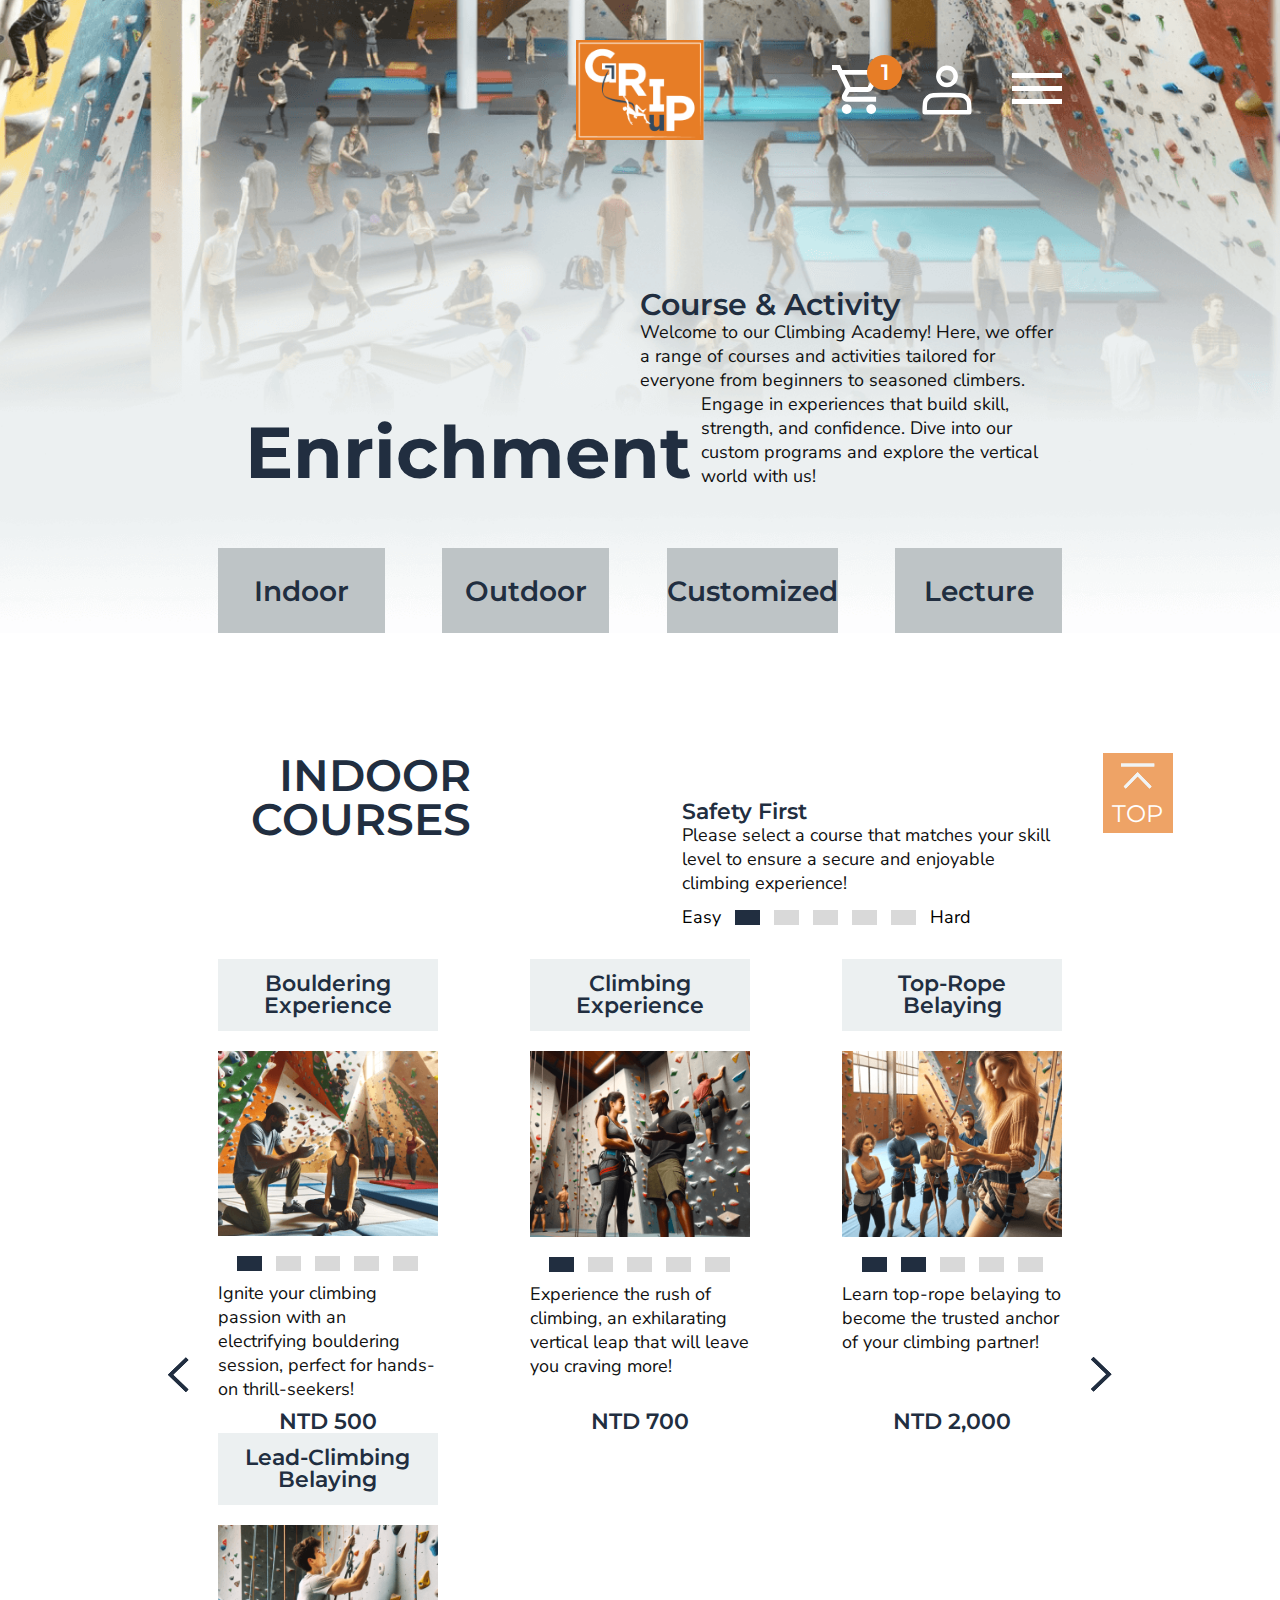
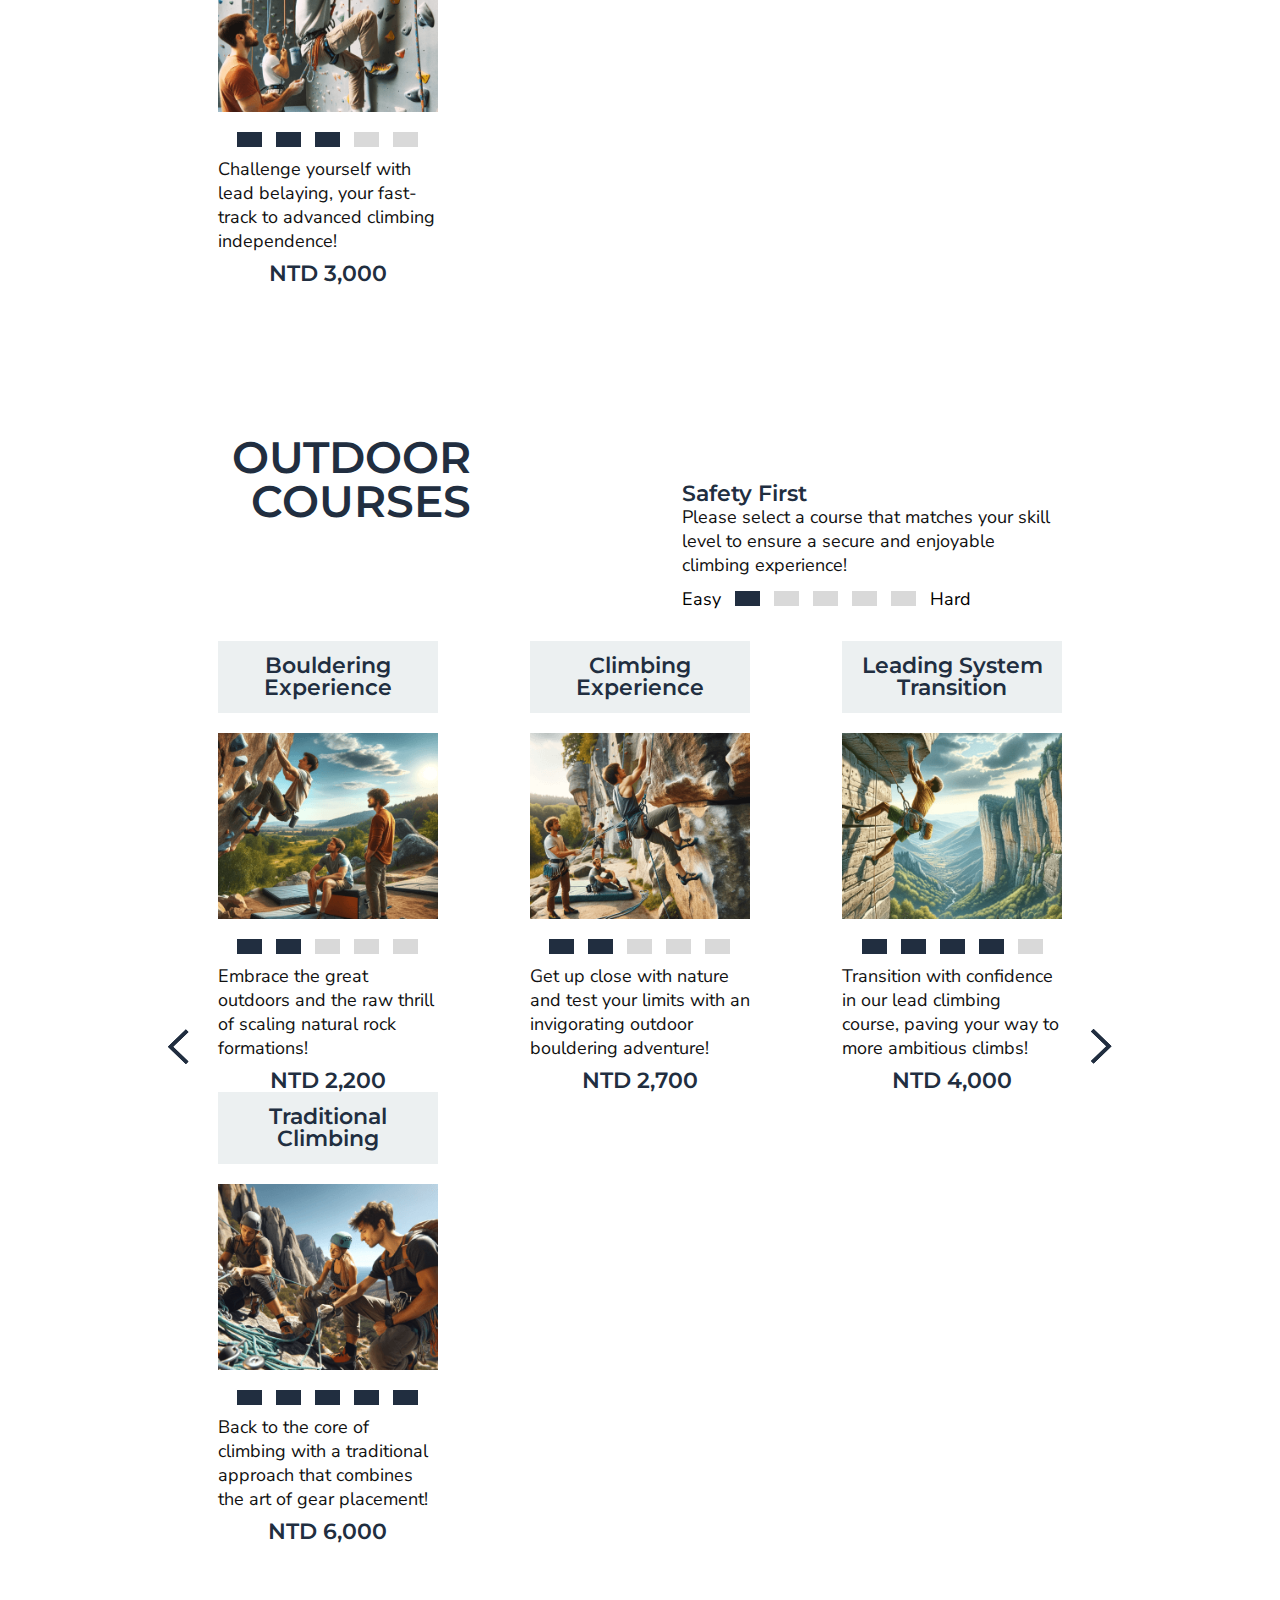
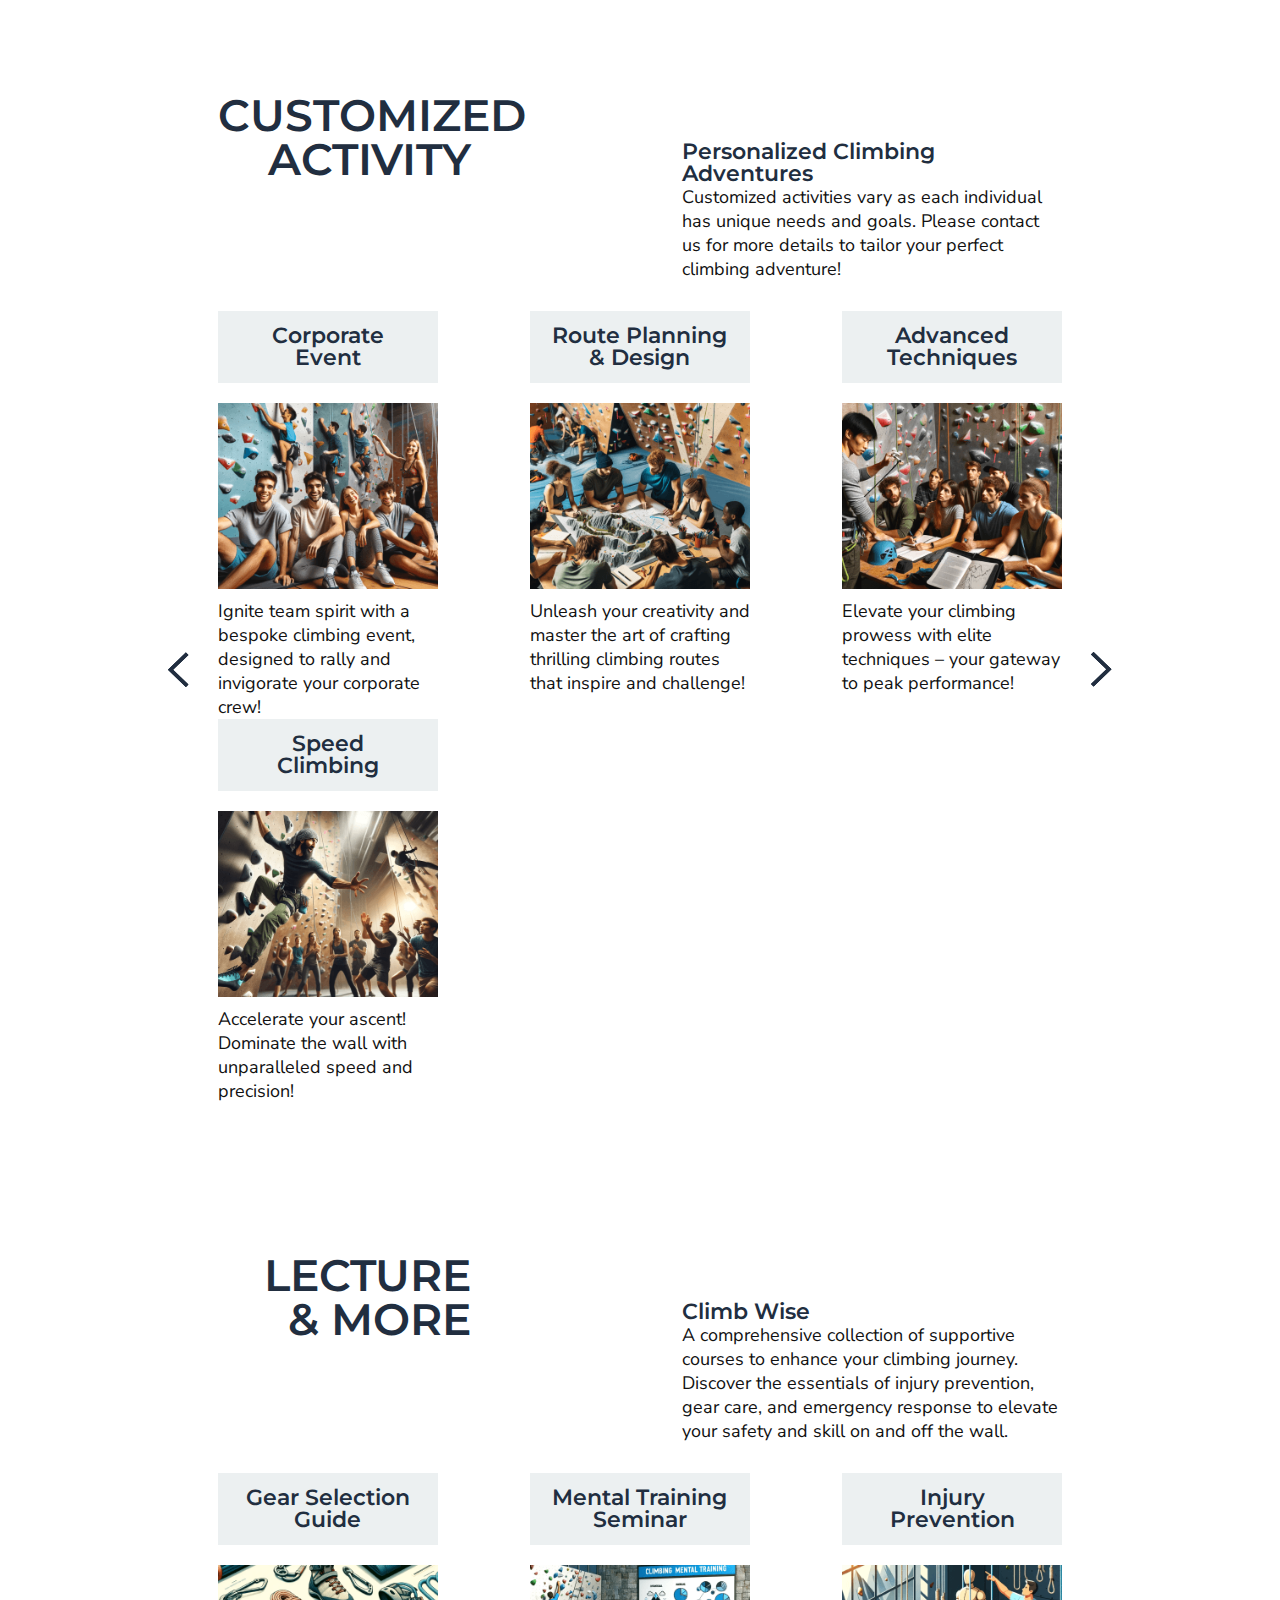
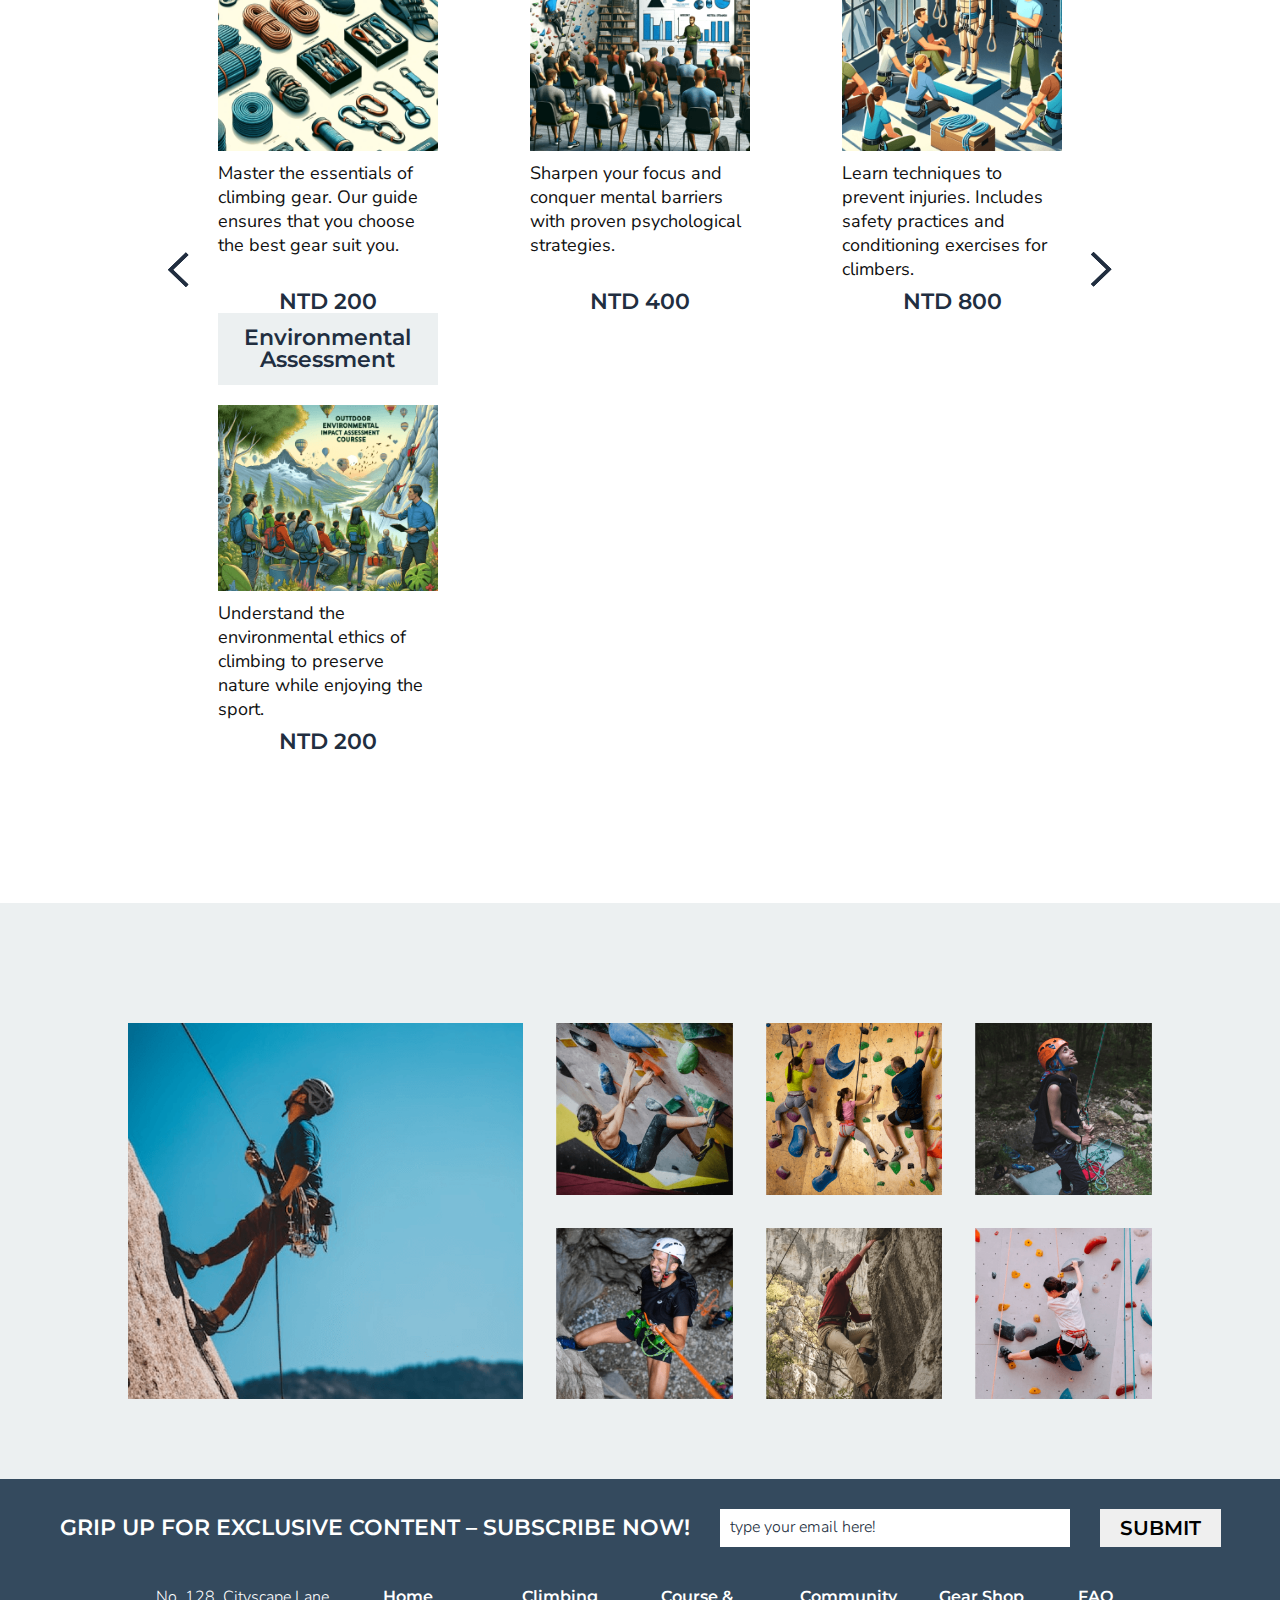
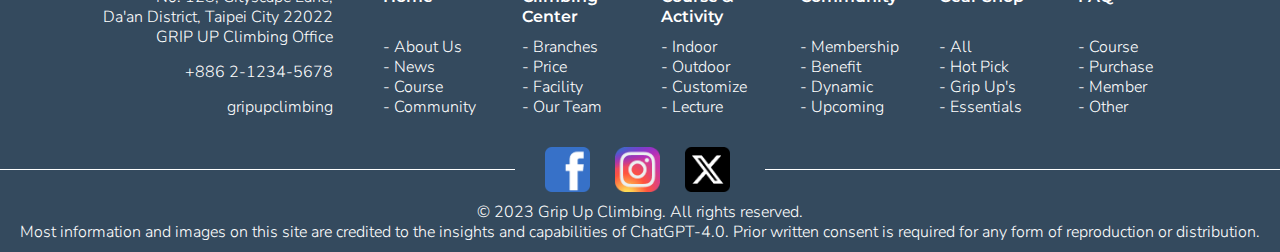
<file: courseActivity.html>
<!DOCTYPE html>
<html lang="en">
  <head>
    <meta charset="UTF-8" />
    <meta name="viewport" content="width=device-width, initial-scale=1.0" />
    <title>Grip Up Climbing - Course & Activity</title>

    <link rel="stylesheet" href="./universe/reset.css" />
    <link rel="stylesheet" href="./universe/universe.css" />
    <link rel="stylesheet" href="./course/courseActivity.css" />
    <link rel="stylesheet" href="./universe/universe-footer.css" />

    <link rel="preconnect" href="https://fonts.googleapis.com" />
    <link rel="preconnect" href="https://fonts.gstatic.com" crossorigin />
    <link
      href="https://fonts.googleapis.com/css2?family=Montserrat:wght@600;700&family=Nunito+Sans:opsz,wght@6..12,300;6..12,400;6..12,500;6..12,600;6..12,700&display=swap"
      rel="stylesheet"
    />
    <script src="./universe/jquery-3.7.1.js"></script>
  </head>
  <body>
    <section class="header">
      <header>
        <div id="navbar" class="top"></div>
        <div class="pagetype">
          <div class="title"><h1>Enrichment</h1></div>
          <div class="page-intro">
            <div class="up">
              <h4>Course & Activity</h4>
              <p class="pbig">
                Welcome to our Climbing Academy! Here, we offer a range of
                courses and activities tailored for everyone from beginners to
                seasoned climbers.
              </p>
            </div>
            <p class="pbig down">
              Engage in experiences that build skill, strength, and confidence.
              Dive into our custom programs and explore the vertical world with
              us!
            </p>
          </div>
        </div>
        <div class="pagelink">
          <ul>
            <li><a class="btn-dark h4" href="#indoor-link">Indoor</a></li>
            <li><a class="btn-dark h4" href="#outdoor-link">Outdoor</a></li>
            <li>
              <a class="btn-dark h4" href="#customized-link">Customized</a>
            </li>
            <li><a class="btn-dark h4" href="#lecture-link">Lecture</a></li>
          </ul>
        </div>
      </header>
    </section>

    <section class="page-intro-small" id="page-intro-small"></section>

    <section class="content">
      <div class="backtotop">
        <a href="#" class="top-wrap">
          <div class="pic"><img src="./universe/top.svg" alt="" /></div>
          <p>TOP</p>
        </a>
      </div>
      <section class="indoor">
        <h3 class="section-title h3" id="indoor-link">
          INDOOR<br />&nbspCourses
        </h3>
        <div class="wrap">
          <div class="course-intro">
            <div class="subtitle h5">Safety First</div>
            <p class="pbig">
              Please select a course that matches your skill level to ensure a
              secure and enjoyable climbing experience!
            </p>
            <div class="level">
              <div class="round-row">
                <span class="pbig">Easy</span>
                <div class="round round-dark"></div>
                <div class="round round-light"></div>
                <div class="round round-light"></div>
                <div class="round round-light"></div>
                <div class="round round-light"></div>
                <span class="pbig">Hard</span>
              </div>
            </div>
          </div>
        </div>
        <div class="container">
          <div class="scroll scroll-left">
            <img src="./universe/scroll-left.svg" alt="scroll btn" />
          </div>
          <div class="slider">
            <div class="card-list">
              <div class="card">
                <div class="card-title h5">
                  <p>Bouldering<br />Experience</p>
                </div>
                <div class="card-img">
                  <img
                    src="./course/boulder-experience.png"
                    alt="bouldering experience"
                  />
                  <a href="#LearnMore" class="card-hover h6">
                    <p>LEARN<br />MORE</p></a
                  >
                </div>
                <div class="card-level">
                  <div class="round round-dark"></div>
                  <div class="round round-light"></div>
                  <div class="round round-light"></div>
                  <div class="round round-light"></div>
                  <div class="round round-light"></div>
                </div>
                <p class="card-info pbig">
                  Ignite your climbing passion with an electrifying bouldering
                  session, perfect for hands-on thrill-seekers!
                </p>
                <p class="card-price h6">NTD 500</p>
              </div>
              <div class="card">
                <div class="card-title h5">
                  <p>Climbing<br />Experience</p>
                </div>
                <div class="card-img">
                  <img
                    src="./course/climbing-experience.png"
                    alt="Climbing Experience"
                  />
                  <a href="#LearnMore" class="card-hover h6"
                    ><p>LEARN<br />MORE</p></a
                  >
                </div>
                <div class="card-level">
                  <div class="round round-dark"></div>
                  <div class="round round-light"></div>
                  <div class="round round-light"></div>
                  <div class="round round-light"></div>
                  <div class="round round-light"></div>
                </div>
                <p class="card-info pbig">
                  Experience the rush of climbing, an exhilarating vertical leap
                  that will leave you craving more!
                </p>
                <p class="card-price h6">NTD 700</p>
              </div>
              <div class="card">
                <div class="card-title h5">
                  <p>Top-Rope<br />Belaying</p>
                </div>
                <div class="card-img">
                  <img
                    src="./course/toprope-belaying.png"
                    alt="Top-Rope Belaying"
                  />
                  <a href="#LearnMore" class="card-hover h6"
                    ><p>LEARN<br />MORE</p></a
                  >
                </div>
                <div class="card-level">
                  <div class="round round-dark"></div>
                  <div class="round round-dark"></div>
                  <div class="round round-light"></div>
                  <div class="round round-light"></div>
                  <div class="round round-light"></div>
                </div>
                <p class="card-info pbig">
                  Learn top-rope belaying to become the trusted anchor of your
                  climbing partner!
                </p>
                <p class="card-price h6">NTD 2,000</p>
              </div>
              <div class="card">
                <div class="card-title h5">
                  <p>Lead-Climbing<br />Belaying</p>
                </div>
                <div class="card-img">
                  <img
                    src="./course/lead-belaying.png"
                    alt="bouldering experience"
                  />
                  <a href="#LearnMore" class="card-hover h6"
                    ><p>LEARN<br />MORE</p></a
                  >
                </div>
                <div class="card-level">
                  <div class="round round-dark"></div>
                  <div class="round round-dark"></div>
                  <div class="round round-dark"></div>
                  <div class="round round-light"></div>
                  <div class="round round-light"></div>
                </div>
                <p class="card-info pbig">
                  Challenge yourself with lead belaying, your fast-track to
                  advanced climbing independence!
                </p>
                <p class="card-price h6">NTD 3,000</p>
              </div>
            </div>
          </div>
          <div class="scroll scroll-right">
            <img src="./universe/scroll-right.svg" alt="scroll btn" />
          </div>
        </div>
      </section>
      <section class="outdoor">
        <h3 class="section-title h3" id="outdoor-link">
          OUTDOOR<br />&nbspCOURSEs
        </h3>
        <div class="wrap">
          <div class="course-intro">
            <div class="subtitle h5">Safety First</div>
            <p class="pbig">
              Please select a course that matches your skill level to ensure a
              secure and enjoyable climbing experience!
            </p>
            <div class="level">
              <div class="round-row">
                <span class="pbig">Easy</span>
                <div class="round round-dark"></div>
                <div class="round round-light"></div>
                <div class="round round-light"></div>
                <div class="round round-light"></div>
                <div class="round round-light"></div>
                <span class="pbig">Hard</span>
              </div>
            </div>
          </div>
        </div>
        <div class="container">
          <div class="scroll scroll-left">
            <img src="./universe/scroll-left.svg" alt="scroll btn" />
          </div>
          <div class="slider">
            <div class="card-list">
              <div class="card">
                <div class="card-title h5">
                  <p>Bouldering<br />Experience</p>
                </div>
                <div class="card-img">
                  <img
                    src="./course/outdoorboulder.png"
                    alt="Outdoor bouldering experience"
                  />
                  <a href="#LearnMore" class="card-hover h6"
                    ><p>LEARN<br />MORE</p></a
                  >
                </div>
                <div class="card-level">
                  <div class="round round-dark"></div>
                  <div class="round round-dark"></div>
                  <div class="round round-light"></div>
                  <div class="round round-light"></div>
                  <div class="round round-light"></div>
                </div>
                <p class="card-info pbig">
                  Embrace the great outdoors and the raw thrill of scaling
                  natural rock formations!
                </p>
                <p class="card-price h6">NTD 2,200</p>
              </div>
              <div class="card">
                <div class="card-title h5">
                  <p>Climbing<br />Experience</p>
                </div>
                <div class="card-img">
                  <img
                    src="./course/outdoorclimbing.png"
                    alt="Outdoor Climbing experience"
                  />
                  <a href="#LearnMore" class="card-hover h6"
                    ><p>LEARN<br />MORE</p></a
                  >
                </div>
                <div class="card-level">
                  <div class="round round-dark"></div>
                  <div class="round round-dark"></div>
                  <div class="round round-light"></div>
                  <div class="round round-light"></div>
                  <div class="round round-light"></div>
                </div>
                <p class="card-info pbig">
                  Get up close with nature and test your limits with an
                  invigorating outdoor bouldering adventure!
                </p>
                <p class="card-price h6">NTD 2,700</p>
              </div>
              <div class="card">
                <div class="card-title h5">
                  <p>Leading System<br />Transition</p>
                </div>
                <div class="card-img">
                  <img
                    src="./course/outdoorleading.png"
                    alt="Leading System Transition"
                  />
                  <a href="#LearnMore" class="card-hover h6"
                    ><p>LEARN<br />MORE</p></a
                  >
                </div>
                <div class="card-level">
                  <div class="round round-dark"></div>
                  <div class="round round-dark"></div>
                  <div class="round round-dark"></div>
                  <div class="round round-dark"></div>
                  <div class="round round-light"></div>
                </div>
                <p class="card-info pbig">
                  Transition with confidence in our lead climbing course, paving
                  your way to more ambitious climbs!
                </p>
                <p class="card-price h6">NTD 4,000</p>
              </div>
              <div class="card">
                <div class="card-title h5">
                  <p>Traditional<br />Climbing</p>
                </div>
                <div class="card-img">
                  <img
                    src="./course/traditional.png"
                    alt="Traditional Climbing"
                  />
                  <a href="#LearnMore" class="card-hover h6"
                    ><p>LEARN<br />MORE</p></a
                  >
                </div>
                <div class="card-level">
                  <div class="round round-dark"></div>
                  <div class="round round-dark"></div>
                  <div class="round round-dark"></div>
                  <div class="round round-dark"></div>
                  <div class="round round-dark"></div>
                </div>
                <p class="card-info pbig">
                  Back to the core of climbing with a traditional approach that
                  combines the art of gear placement!
                </p>
                <p class="card-price h6">NTD 6,000</p>
              </div>
            </div>
          </div>
          <div class="scroll scroll-right">
            <img src="./universe/scroll-right.svg" alt="scroll btn" />
          </div>
        </div>
      </section>
      <section class="customized">
        <h3 class="section-title h3" id="customized-link">
          CUSTOMIZED<br />&nbspActivity
        </h3>

        <div class="wrap">
          <div class="course-intro">
            <div class="subtitle h5">Personalized Climbing Adventures</div>
            <p class="pbig">
              Customized activities vary as each individual has unique needs and
              goals. Please contact us for more details to tailor your perfect
              climbing adventure!
            </p>
          </div>
        </div>
        <div class="container">
          <div class="scroll scroll-left">
            <img src="./universe/scroll-left.svg" alt="scroll btn" />
          </div>
          <div class="slider">
            <div class="card-list">
              <div class="card">
                <div class="card-title h5">
                  <p>Corporate<br />Event</p>
                </div>
                <div class="card-img">
                  <img src="./course/coporate.png" alt="Corporate Event" />
                  <a href="#LearnMore" class="card-hover h6"
                    ><p>LEARN<br />MORE</p></a
                  >
                </div>
                <p class="card-info pbig">
                  Ignite team spirit with a bespoke climbing event, designed to
                  rally and invigorate your corporate crew!
                </p>
              </div>
              <div class="card">
                <div class="card-title h5">
                  <p>Route Planning<br />& Design</p>
                </div>
                <div class="card-img">
                  <img
                    src="./course/routeplanning.png"
                    alt="Route Planning & Design"
                  />
                  <a href="#LearnMore" class="card-hover h6"
                    ><p>LEARN<br />MORE</p></a
                  >
                </div>
                <p class="card-info pbig">
                  Unleash your creativity and master the art of crafting
                  thrilling climbing routes that inspire and challenge!
                </p>
              </div>
              <div class="card">
                <div class="card-title h5">
                  <p>Advanced<br />Techniques</p>
                </div>
                <div class="card-img">
                  <img src="./course/advanced.png" alt="Advanced Techniques" />
                  <a href="#LearnMore" class="card-hover h6"
                    ><p>LEARN<br />MORE</p></a
                  >
                </div>
                <p class="card-info pbig">
                  Elevate your climbing prowess with elite techniques – your
                  gateway to peak performance!
                </p>
              </div>
              <div class="card">
                <div class="card-title h5">
                  <p>Speed<br />Climbing</p>
                </div>
                <div class="card-img">
                  <img src="./course/speed.png" alt="Speed Climbing" />
                  <a href="#LearnMore" class="card-hover h6"
                    ><p>LEARN<br />MORE</p></a
                  >
                </div>
                <p class="card-info pbig">
                  Accelerate your ascent! Dominate the wall with unparalleled
                  speed and precision!
                </p>
              </div>
            </div>
          </div>
          <div class="scroll scroll-right">
            <img src="./universe/scroll-right.svg" alt="scroll btn" />
          </div>
        </div>
      </section>
      <section class="lecture">
        <h3 class="section-title h3" id="lecture-link">
          LECTURE<br />&nbsp& more
        </h3>

        <div class="wrap">
          <div class="course-intro">
            <div class="subtitle h5">Climb Wise</div>
            <p class="pbig">
              A comprehensive collection of supportive courses to enhance your
              climbing journey. Discover the essentials of injury prevention,
              gear care, and emergency response to elevate your safety and skill
              on and off the wall.
            </p>
          </div>
        </div>
        <div class="container">
          <div class="scroll scroll-left">
            <img src="./universe/scroll-left.svg" alt="scroll btn" />
          </div>
          <div class="slider">
            <div class="card-list">
              <div class="card">
                <div class="card-title h5">
                  <p>Gear Selection<br />Guide</p>
                </div>
                <div class="card-img">
                  <img
                    src="./course/gearselection.png"
                    alt="Gear Selection Guide"
                  />
                  <a href="#LearnMore" class="card-hover h6"
                    ><p>LEARN<br />MORE</p></a
                  >
                </div>
                <p class="card-info pbig">
                  Master the essentials of climbing gear. Our guide ensures that
                  you choose the best gear suit you.
                </p>
                <p class="card-price h6">NTD 200</p>
              </div>
              <div class="card">
                <div class="card-title h5">
                  <p>Mental Training<br />Seminar</p>
                </div>
                <div class="card-img">
                  <img
                    src="./course/mental.png"
                    alt="Mental Training Seminar"
                  />
                  <a href="#LearnMore" class="card-hover h6"
                    ><p>LEARN<br />MORE</p></a
                  >
                </div>
                <p class="card-info pbig">
                  Sharpen your focus and conquer mental barriers with proven
                  psychological strategies.
                </p>
                <p class="card-price h6">NTD 400</p>
              </div>
              <div class="card">
                <div class="card-title h5">
                  <p>Injury<br />Prevention</p>
                </div>
                <div class="card-img">
                  <img src="./course/injury.png" alt="Injury Prevention" />
                  <a href="#LearnMore" class="card-hover h6"
                    ><p>LEARN<br />MORE</p></a
                  >
                </div>
                <p class="card-info pbig">
                  Learn techniques to prevent injuries. Includes safety
                  practices and conditioning exercises for climbers.
                </p>
                <p class="card-price h6">NTD 800</p>
              </div>
              <div class="card">
                <div class="card-title h5">
                  <p>Environmental<br />Assessment</p>
                </div>
                <div class="card-img">
                  <img
                    src="./course/environmental.png"
                    alt="Environmental Assessment"
                  />
                  <a href="#LearnMore" class="card-hover h6"
                    ><p>LEARN<br />MORE</p></a
                  >
                </div>
                <p class="card-info pbig">
                  Understand the environmental ethics of climbing to preserve
                  nature while enjoying the sport.
                </p>
                <p class="card-price h6">NTD 200</p>
              </div>
            </div>
          </div>
          <div class="scroll scroll-right">
            <img src="./universe/scroll-right.svg" alt="scroll btn" />
          </div>
        </div>
      </section>
      <section class="photo">
        <div class="wrap">
          <div class="pic" id="pic-huge">
            <img src="./course/activity1.png" alt="climbing experience show" />
            <p class="h3" id="slogan">
              <span>GRIP UP</span><br /><span>CLIMB UP</span><br /><span
                >LOOK UP</span
              >
            </p>
          </div>
          <div class="pic-small">
            <div class="pic">
              <img
                src="./course/activity2.png"
                alt="climbing experience show"
              />
            </div>
            <div class="pic">
              <img
                src="./course/activity3.png"
                alt="climbing experience show"
              />
            </div>
            <div class="pic">
              <img
                src="./course/activity4.png"
                alt="climbing experience show"
              />
            </div>
            <div class="pic">
              <img
                src="./course/activity5.png"
                alt="climbing experience show"
              />
            </div>
            <div class="pic">
              <img
                src="./course/activity6.png"
                alt="climbing experience show"
              />
            </div>
            <div class="pic">
              <img
                src="./course/activity7.png"
                alt="climbing experience show"
              />
            </div>
          </div>
        </div>
      </section>
    </section>

    <footer id="footer-container"></footer>

    <script src="./universe/footer.js"></script>
    <script src="./course/courseActivity.js"></script>
  </body>
</html>
</file>
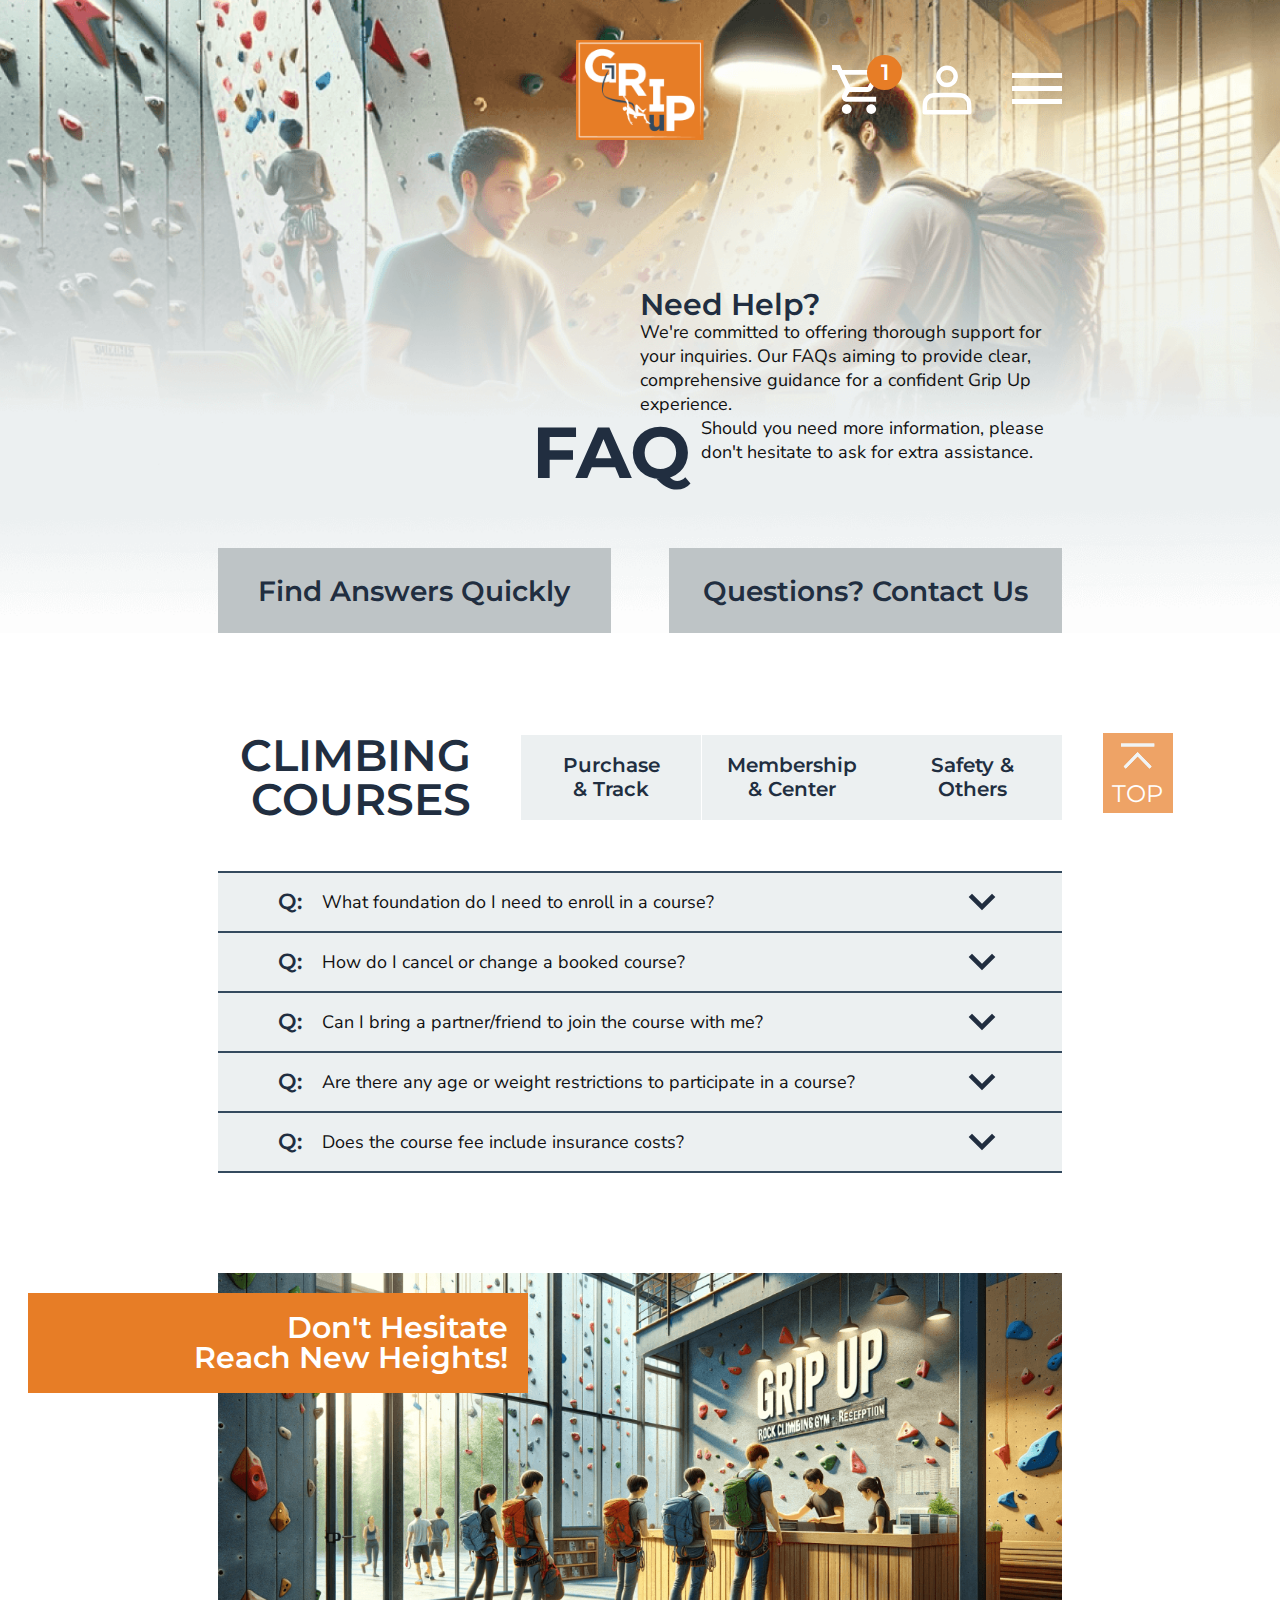
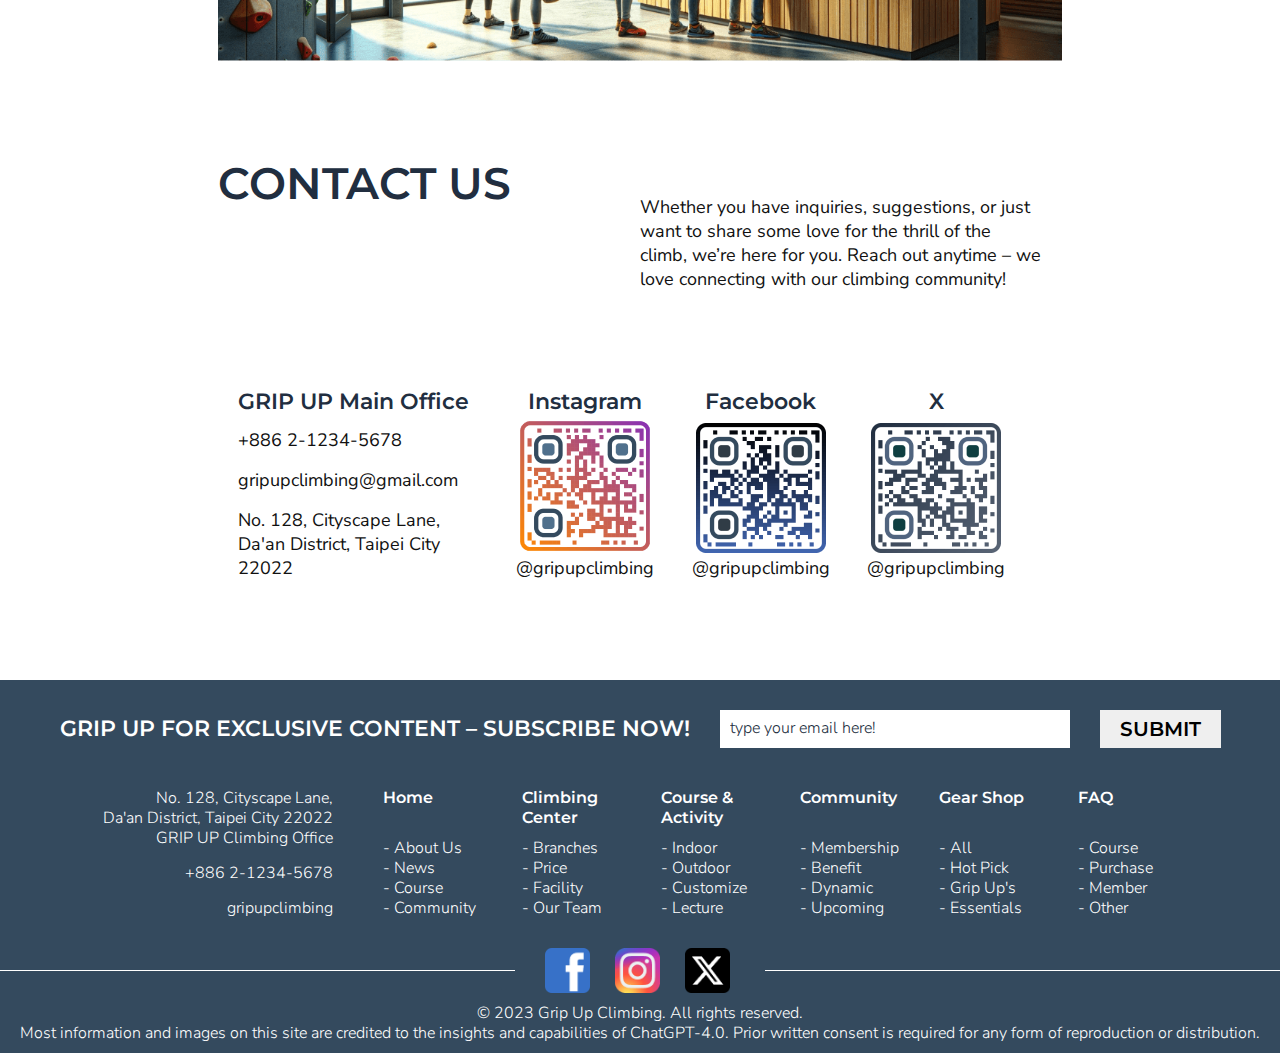
<file: FAQ.html>
<!DOCTYPE html>
<html lang="en">
  <head>
    <meta charset="UTF-8" />
    <meta name="viewport" content="width=device-width, initial-scale=1.0" />
    <title>Grip Up Climbing - FAQ</title>
    <link rel="stylesheet" href="./universe/reset.css" />
    <link rel="stylesheet" href="./universe/universe.css" />
    <link rel="stylesheet" href="./FAQ/faq.css" />
    <link rel="stylesheet" href="./universe/universe-footer.css" />

    <link rel="preconnect" href="https://fonts.googleapis.com" />
    <link rel="preconnect" href="https://fonts.gstatic.com" crossorigin />
    <link
      href="https://fonts.googleapis.com/css2?family=Montserrat:wght@600;700&family=Nunito+Sans:opsz,wght@6..12,300;6..12,400;6..12,500;6..12,600;6..12,700&display=swap"
      rel="stylesheet"
    />
    <script src="./universe/jquery-3.7.1.js"></script>
  </head>
  <body>
    <section class="header">
      <header>
        <div id="navbar" class="top">
          
        </div>
        <div class="pagetype">
          <div class="title"><h1>FAQ</h1></div>
          <div class="page-intro">
            <div class="up">
              <h4>Need Help?</h4>
              <p class="pbig">
                We're committed to offering thorough support for your inquiries. Our FAQs  aiming to provide clear, comprehensive guidance for a confident Grip Up experience.
              </p>
            </div>
            <p class="pbig down">
              Should you need more information, please don't hesitate to ask for extra assistance.
            </p>
          </div>
        </div>
        <div class="pagelink">
          <ul>
            <li>
              <a class="btn-dark h4" href="#qa-link">Find Answers Quickly</a>
            </li>
            <li>
              <a class="btn-dark h4" href="#contactus">Questions? Contact Us</a>
            </li>
          </ul>
        </div>
      </header>
    </section>

    <section class="page-intro-small" id="page-intro-small"></section>

    <section class="content">
      <div class="backtotop">
        <a href="#" class="top-wrap">
          <div class="pic"><img src="./universe/top.svg" alt="" /></div>
          <p>TOP</p>
        </a>
      </div>
      <section class="qa-area">
        <div class="wrap" id="qa-type-list-desktop">
          <h3 class="title" id="qa-link">Climbing<br />Courses</h3>
          <div class="qa-type-list" >
            <div class="type btn-light h5">Purchase<br />& Track</div>
            <div class="type btn-light h5">Membership<br />& Center</div>
            <div class="type btn-light h5">Safety &<br />Others</div>
          </div>
        </div>
        <div class="wrap" id="qa-type-list-small">
            <div class="btn-light h5">Courses</div>
            <div class="btn-light h5">Purchase</div>
            <div class="btn-light h5">Membership</div>
            <div class="btn-light h5">Safety & Others</div>
        </div>
        <ul class="qa-list" id="qa-list">
          <li>        
              <div class="content q">
                <p class="qa-type h6">Q:</p>
                <p class="text pbig">
                  What foundation do I need to enroll in a course?
                </p>
                <div class="btn-icon"><img class="qa-icon" src="./FAQ/arrow-up.svg" alt="" /></div>
                  
                </div>
              </div>
            <div class="content a" >
              <p class="qa-type h6">A:</p>
              <p class="text pbig">
                We offer a range of courses suitable for beginners to advanced
                climbers. Beginner courses require no prior experience as we
                start teaching from the most basic skills.
              </p>
            </div>
          </li>
          <li>
              <div class="content q">
                <p class="qa-type h6">Q:</p>
                <p class="text pbig">
                  How do I cancel or change a booked course?
                </p>
                <div class="btn-icon"
                  ><img class="qa-icon" src="./FAQ/arrow-up.svg" alt=""
                /></div>
              </div>
            <div class="content a" >
              <p class="qa-type h6">A:</p>
              <p class="text pbig">
                Please go to your member area and select 'My Reservations' to
                cancel or change. Note that cancellations within 48 hours before
                the course starts may incur a fee.
              </p>
            </div>
          </li>
          <li>
              <div class="content q">
                <p class="qa-type h6">Q:</p>
                <p class="text pbig">
                  Can I bring a partner/friend to join the course with me?
                </p>
                <div class="btn-icon"
                  ><img class="qa-icon" src="./FAQ/arrow-up.svg" alt=""
                /></div>
              </div>
            <div class="content a" >
              <p class="qa-type h6">A:</p>
              <p class="text pbig">
                Certainly, but ensure that each participant is properly
                registered.
              </p>
            </div>
          </li>
          <li>
              <div class="content q">
                <p class="qa-type h6">Q:</p>
                <p class="text pbig">
                  Are there any age or weight restrictions to participate in a
                  course?
                </p>
                <div class="btn-icon"
                  ><img class="qa-icon" src="./FAQ/arrow-up.svg" alt=""
                /></div>
              </div>
            <div class="content a" >
              <p class="qa-type h6">A:</p>
              <p class="text pbig">
                We recommend participants be over 6 years of age. For weight
                restrictions, for safety reasons, it is suggested not to exceed
                100 kilograms.
              </p>
            </div>
          </li>
          <li>
              <div class="content q">
                <p class="qa-type h6">Q:</p>
                <p class="text pbig">
                  Does the course fee include insurance costs?
                </p>
                <div  class="btn-icon"
                  ><img class="qa-icon" src="./FAQ/arrow-up.svg" alt=""
                /></div>
              </div>
            <div class="content a" >
              <p class="qa-type h6">A:</p>
              <p class="text pbig">
                Some of our courses include insurance costs. Please refer to the
                course description page or contact us for confirmation.
              </p>
            </div>
          </li>
        </ul>
      </section>

      <div class="poster">
        <div class="pic">
          <img src="./FAQ/faqbottom.png" alt="ImageofReception" />
          <p class="slogan h4">
            Don't Hesitate<br />Reach New Heights!
          </p>
        </div>
      </div>
      <section class="contact">
        <h3 class="title" id="contactus">contact us</h3>
        <div class="wrap">
          <div class="info pbig">
            Whether you have inquiries, suggestions, or just want to share some
            love for the thrill of the climb, we’re here for you. Reach out
            anytime – we love connecting with our climbing community!
          </div>
        </div>
        <div class="wrap-info">
          <div class="office-info">
            <div class="subtitle h5">GRIP UP Main Office</div>
            <div class="phone pbig">+886 2-1234-5678</div>
            <div class="email pbig">gripupclimbing@gmail.com</div>
            <div class="address pbig">
              No. 128, Cityscape Lane,<br />Da'an District, Taipei City 22022
            </div>
          </div>
          <div class="media-list">
            <div class="media-type ig">
              <div class="subtitle h5">Instagram</div>
              <div class="qrcode">
                <img src="./FAQ/instagramqrcode.png" alt="Instagramqrcode" />
              </div>
              <div class="media-id pbig">@gripupclimbing</div>
            </div>
            <div class="media-type fb">
              <div class="subtitle h5">Facebook</div>
              <div class="qrcode">
                <img src="./FAQ/facebookqrcode.png" alt="Facebookqrcode" />
              </div>
              <div class="media-id pbig">@gripupclimbing</div>
            </div>
            <div class="media-type x">
              <div class="subtitle h5">X</div>
              <div class="qrcode">
                <img src="./FAQ/xqrcode.png" alt="xqrcode" />
              </div>
              <div class="media-id pbig">@gripupclimbing</div>
            </div>
          </div>
        </div>
      </section>
    </section>

    <footer id="footer-container"></footer>

    <script src="./universe/footer.js"></script>
    <script src="./FAQ/faq.js"></script>
  </body>
</html>
</file>
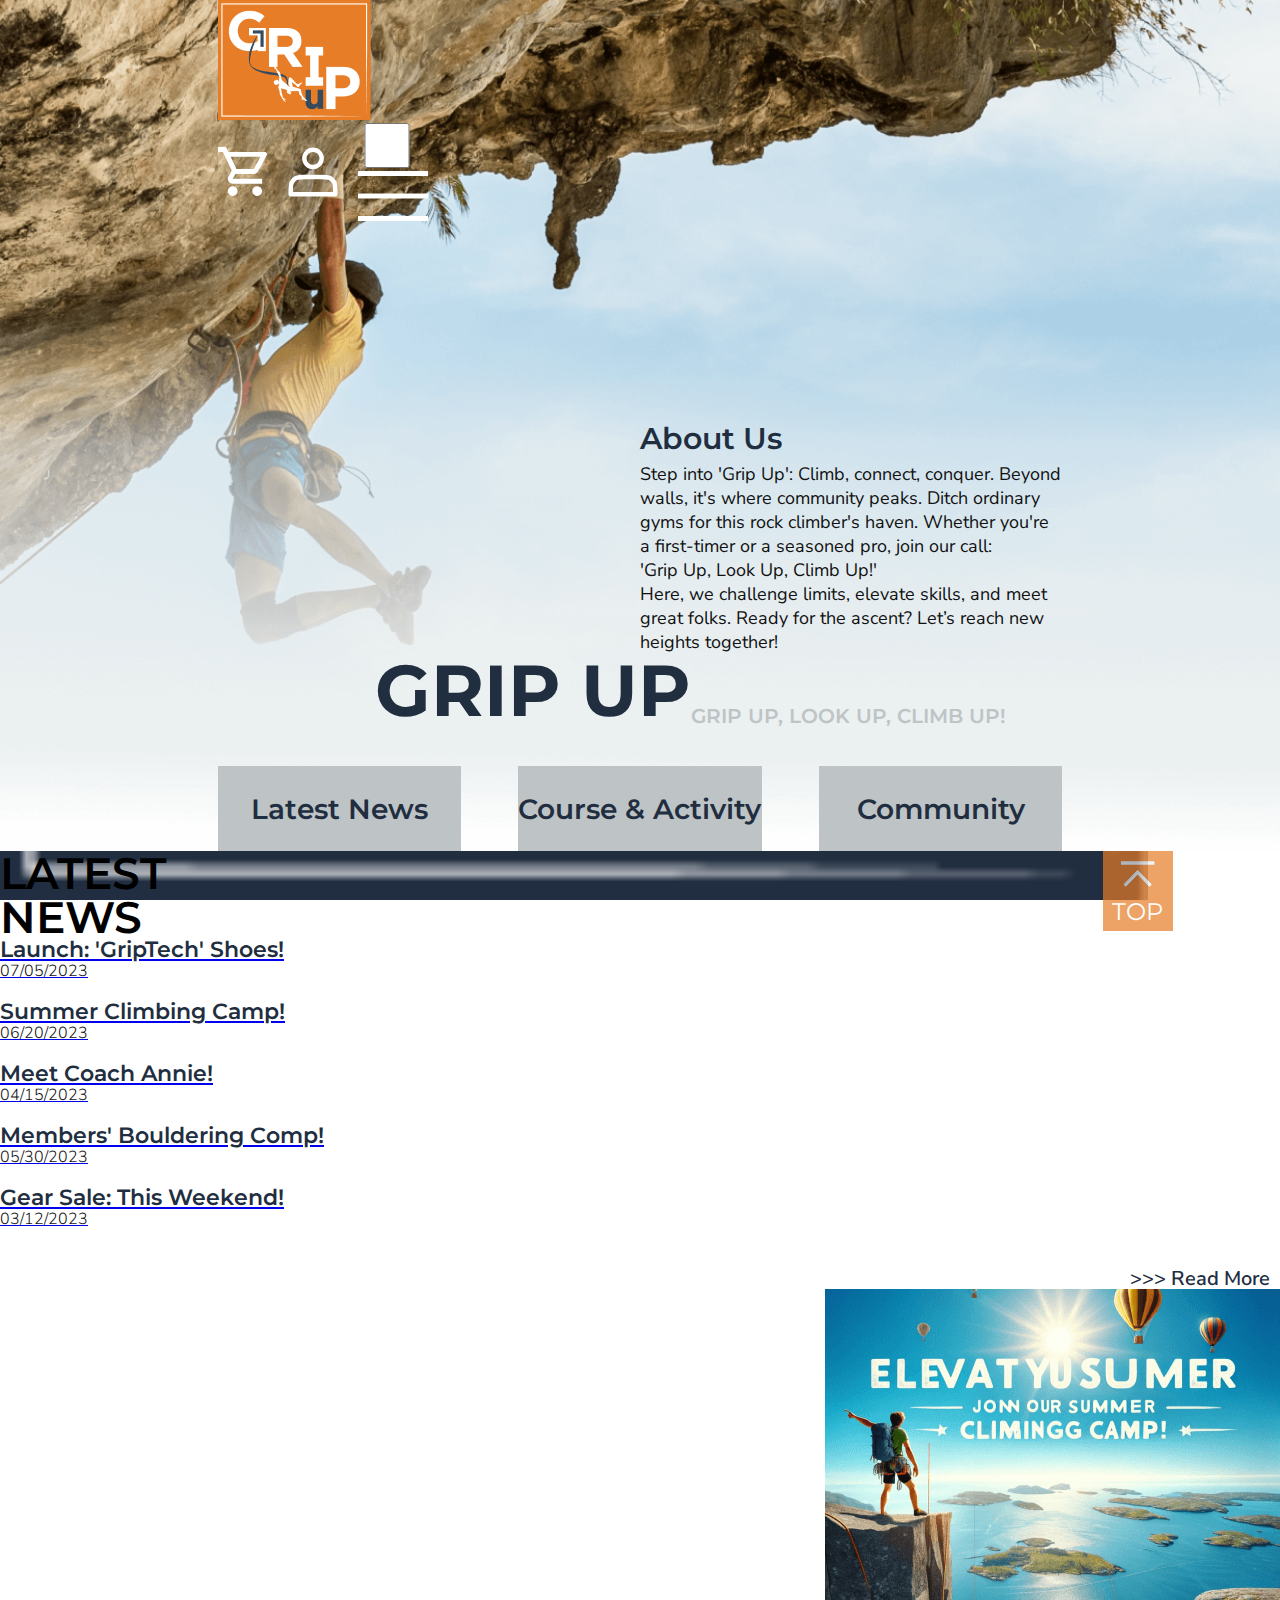
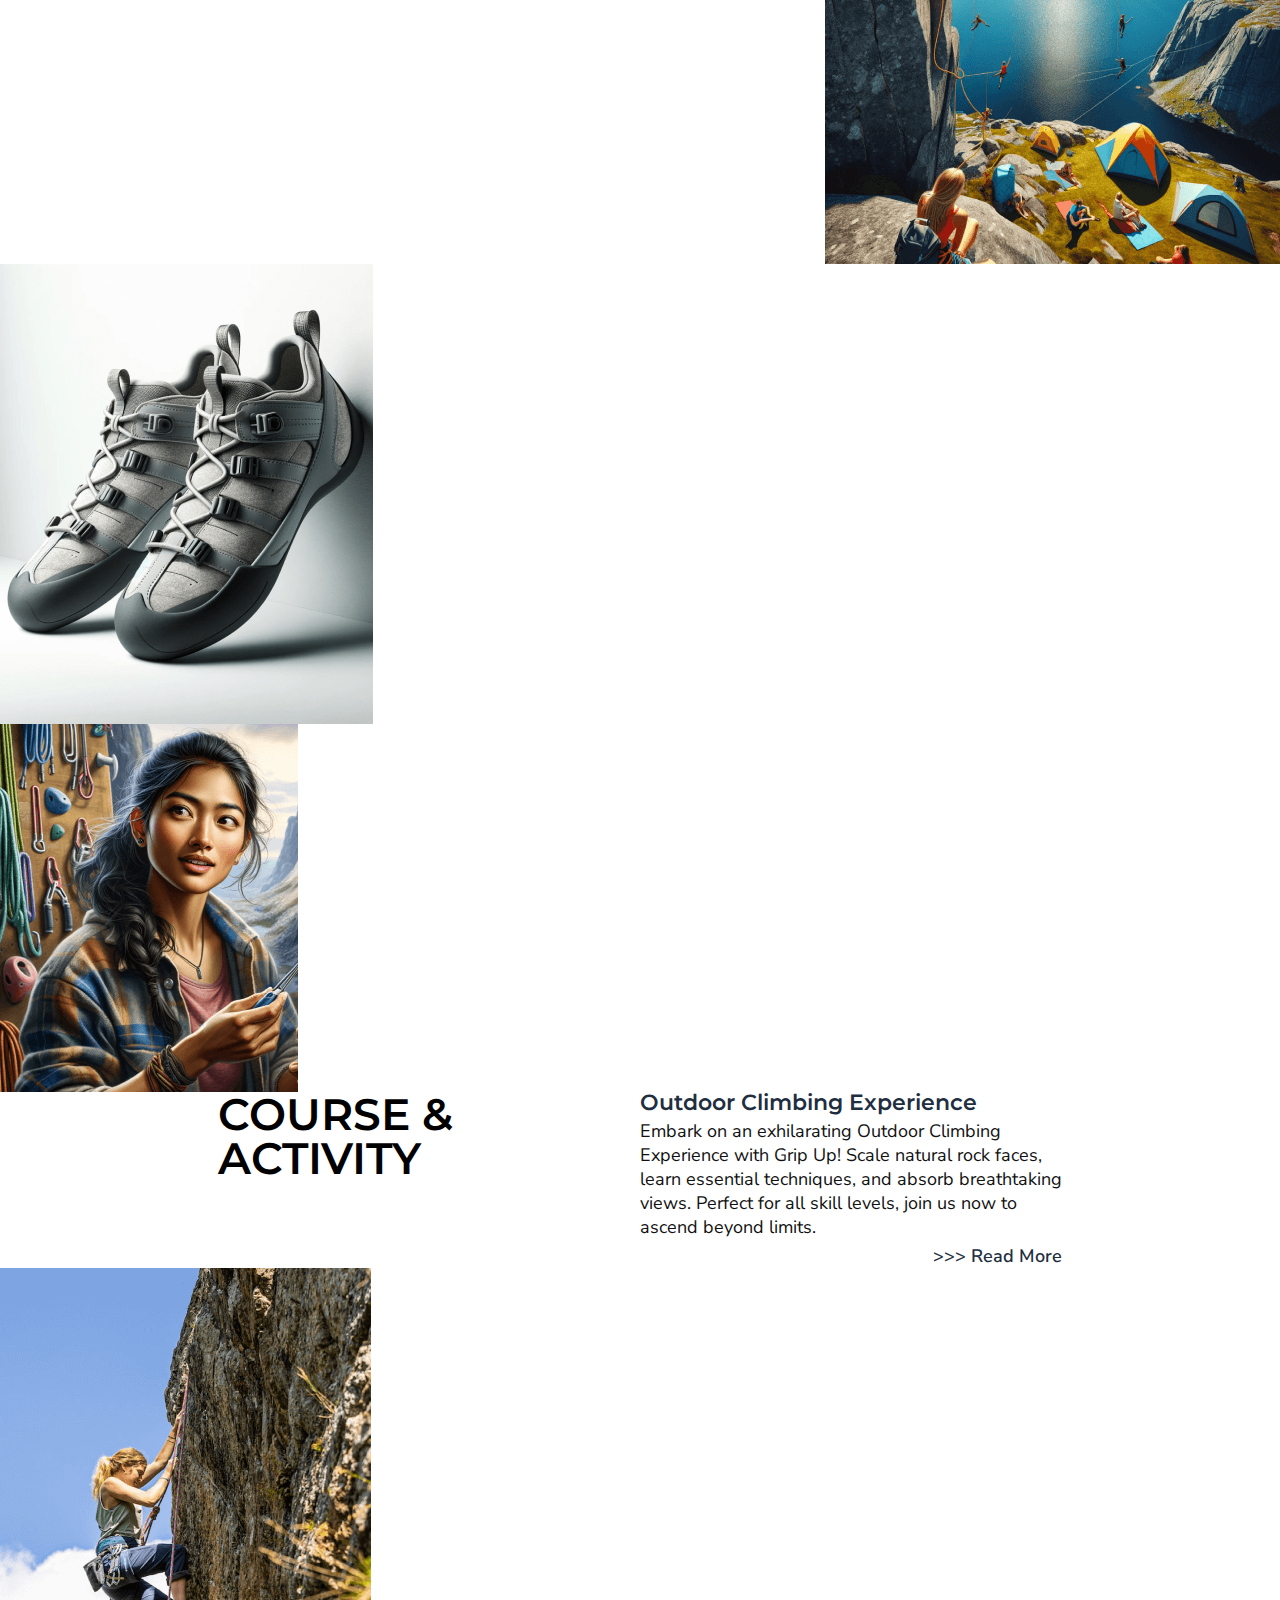
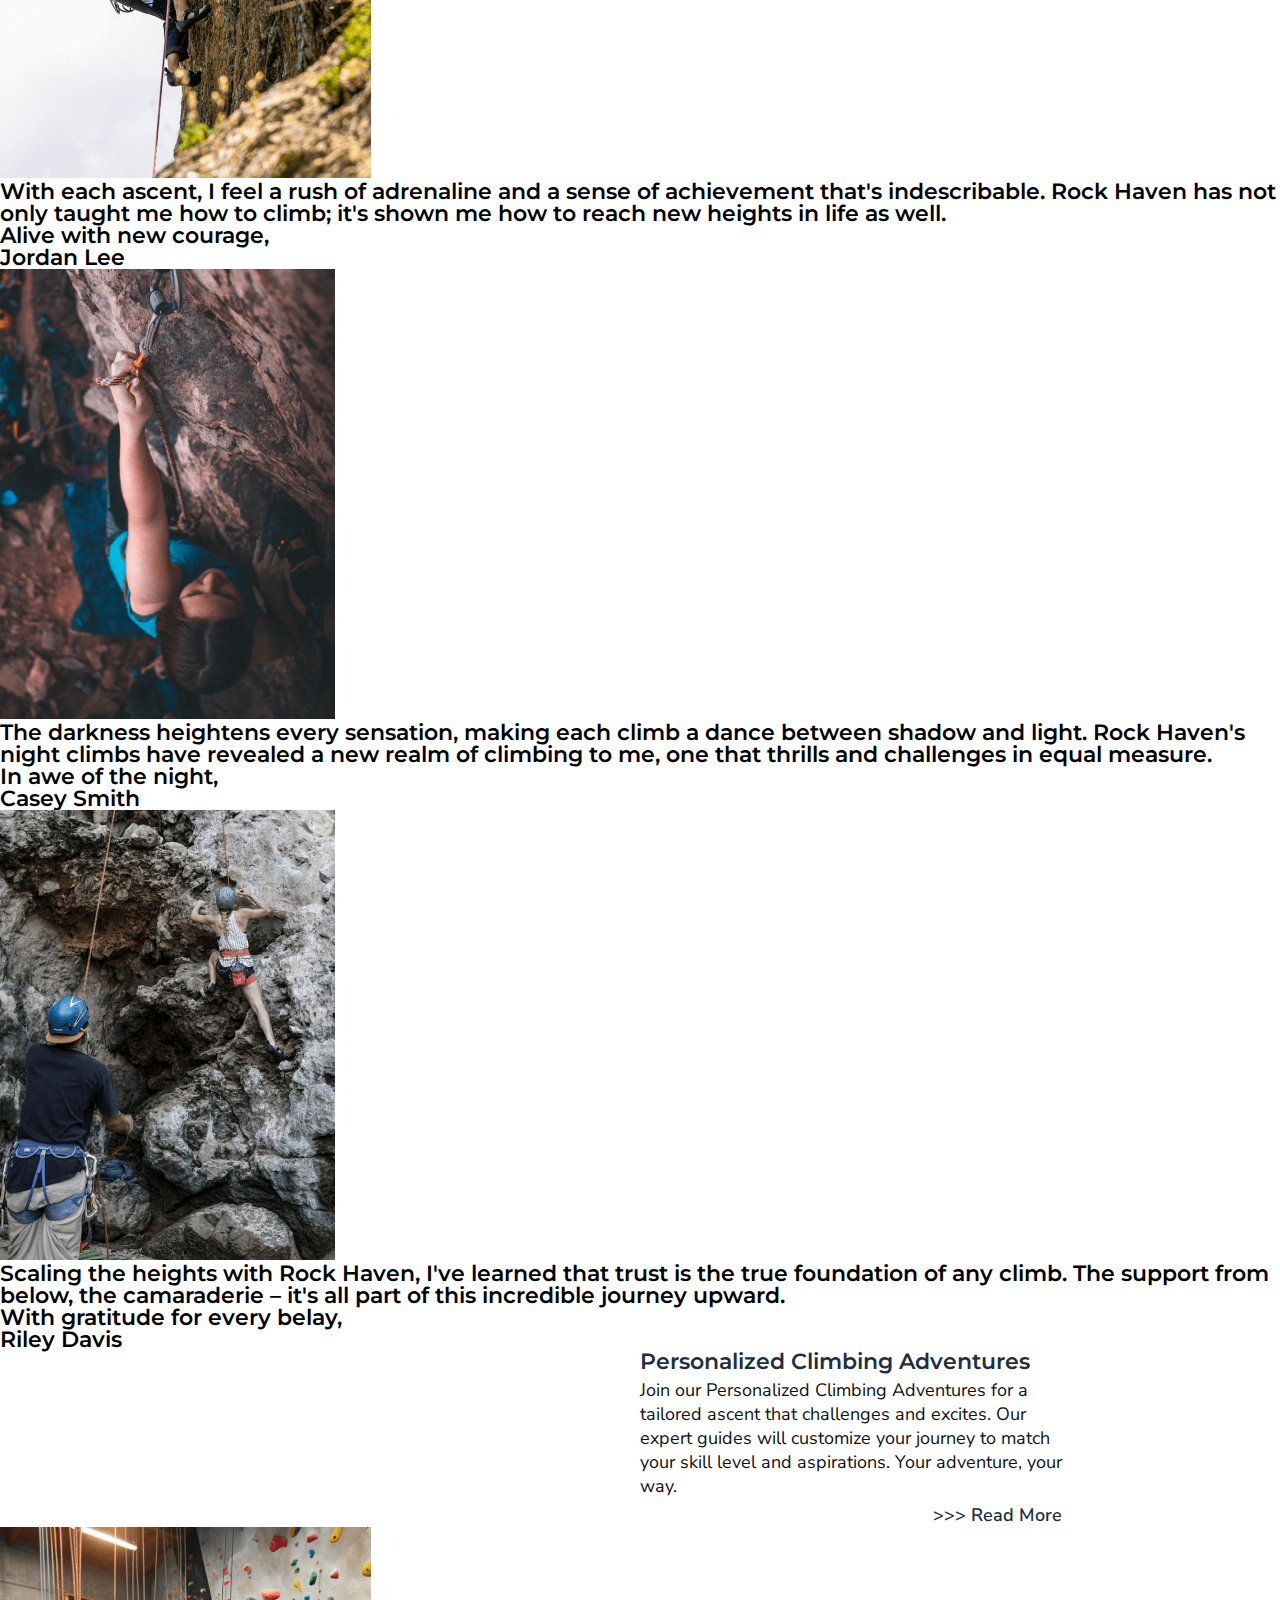
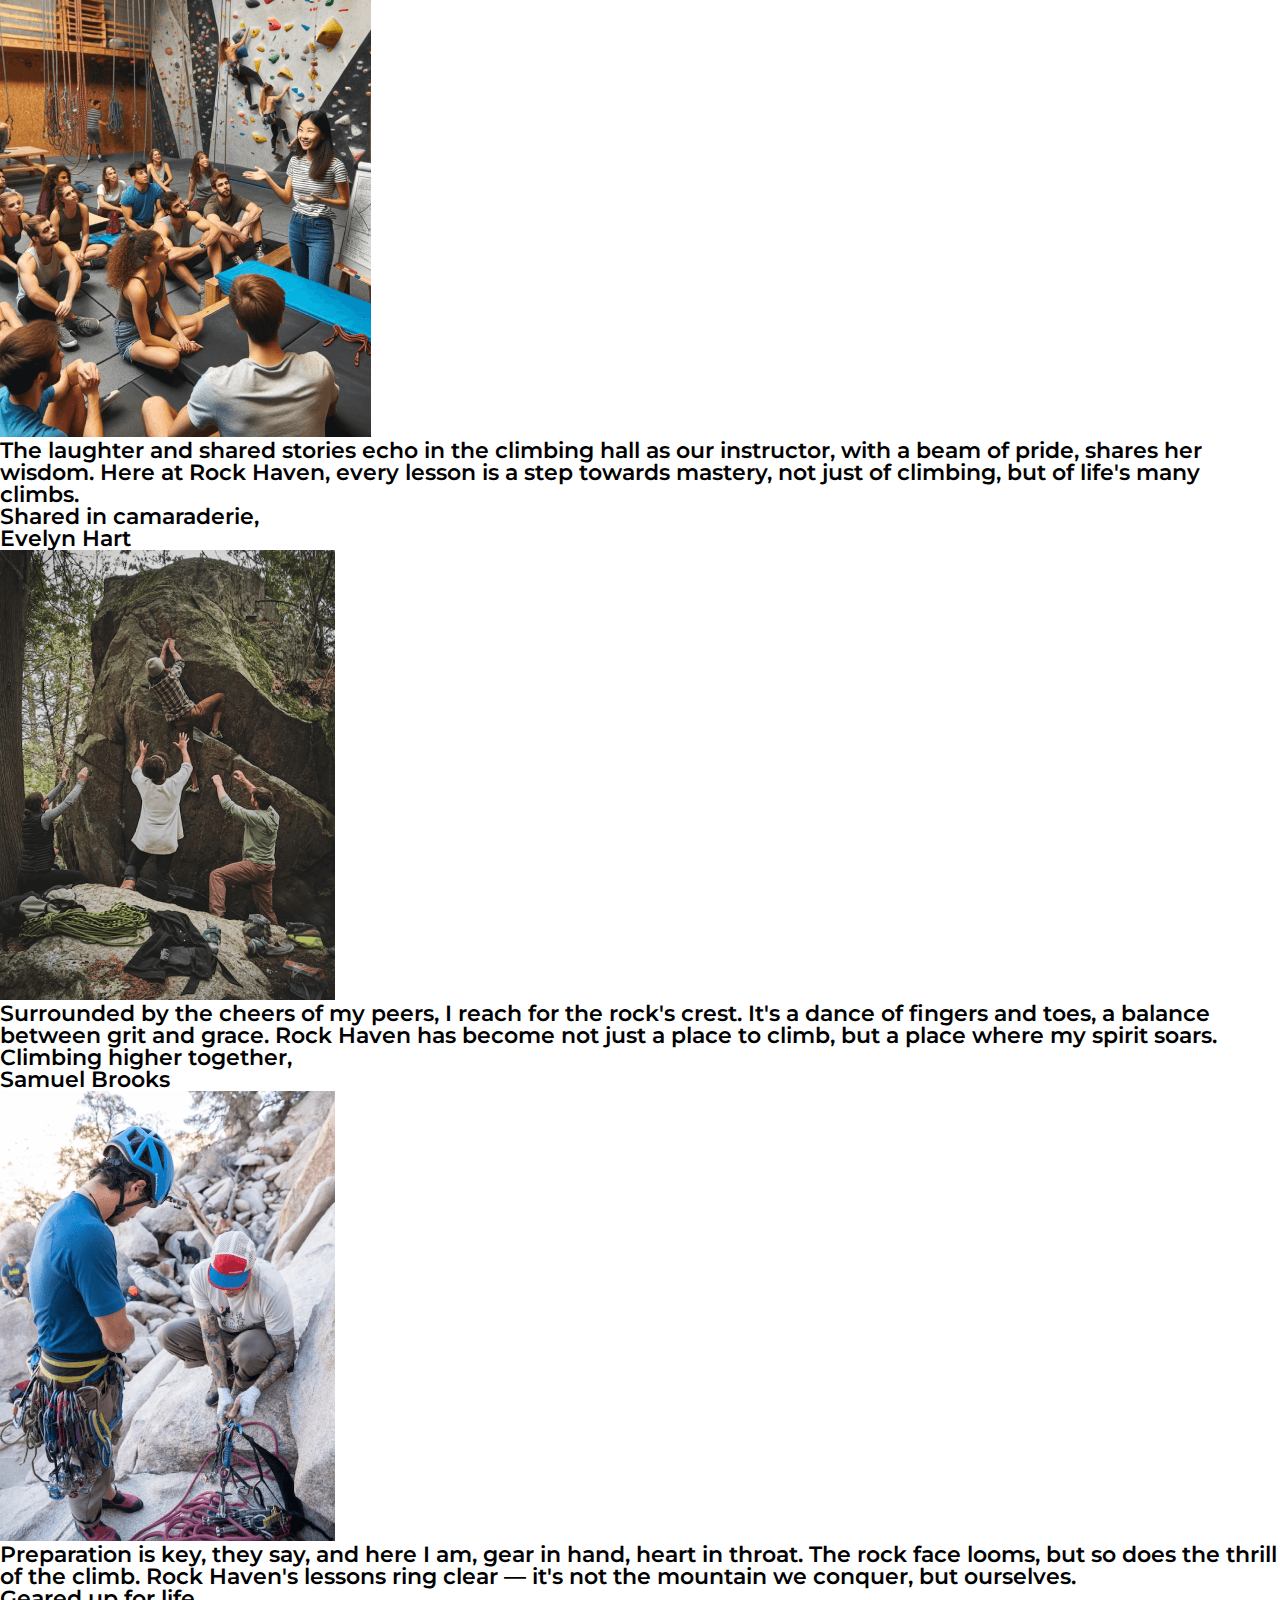
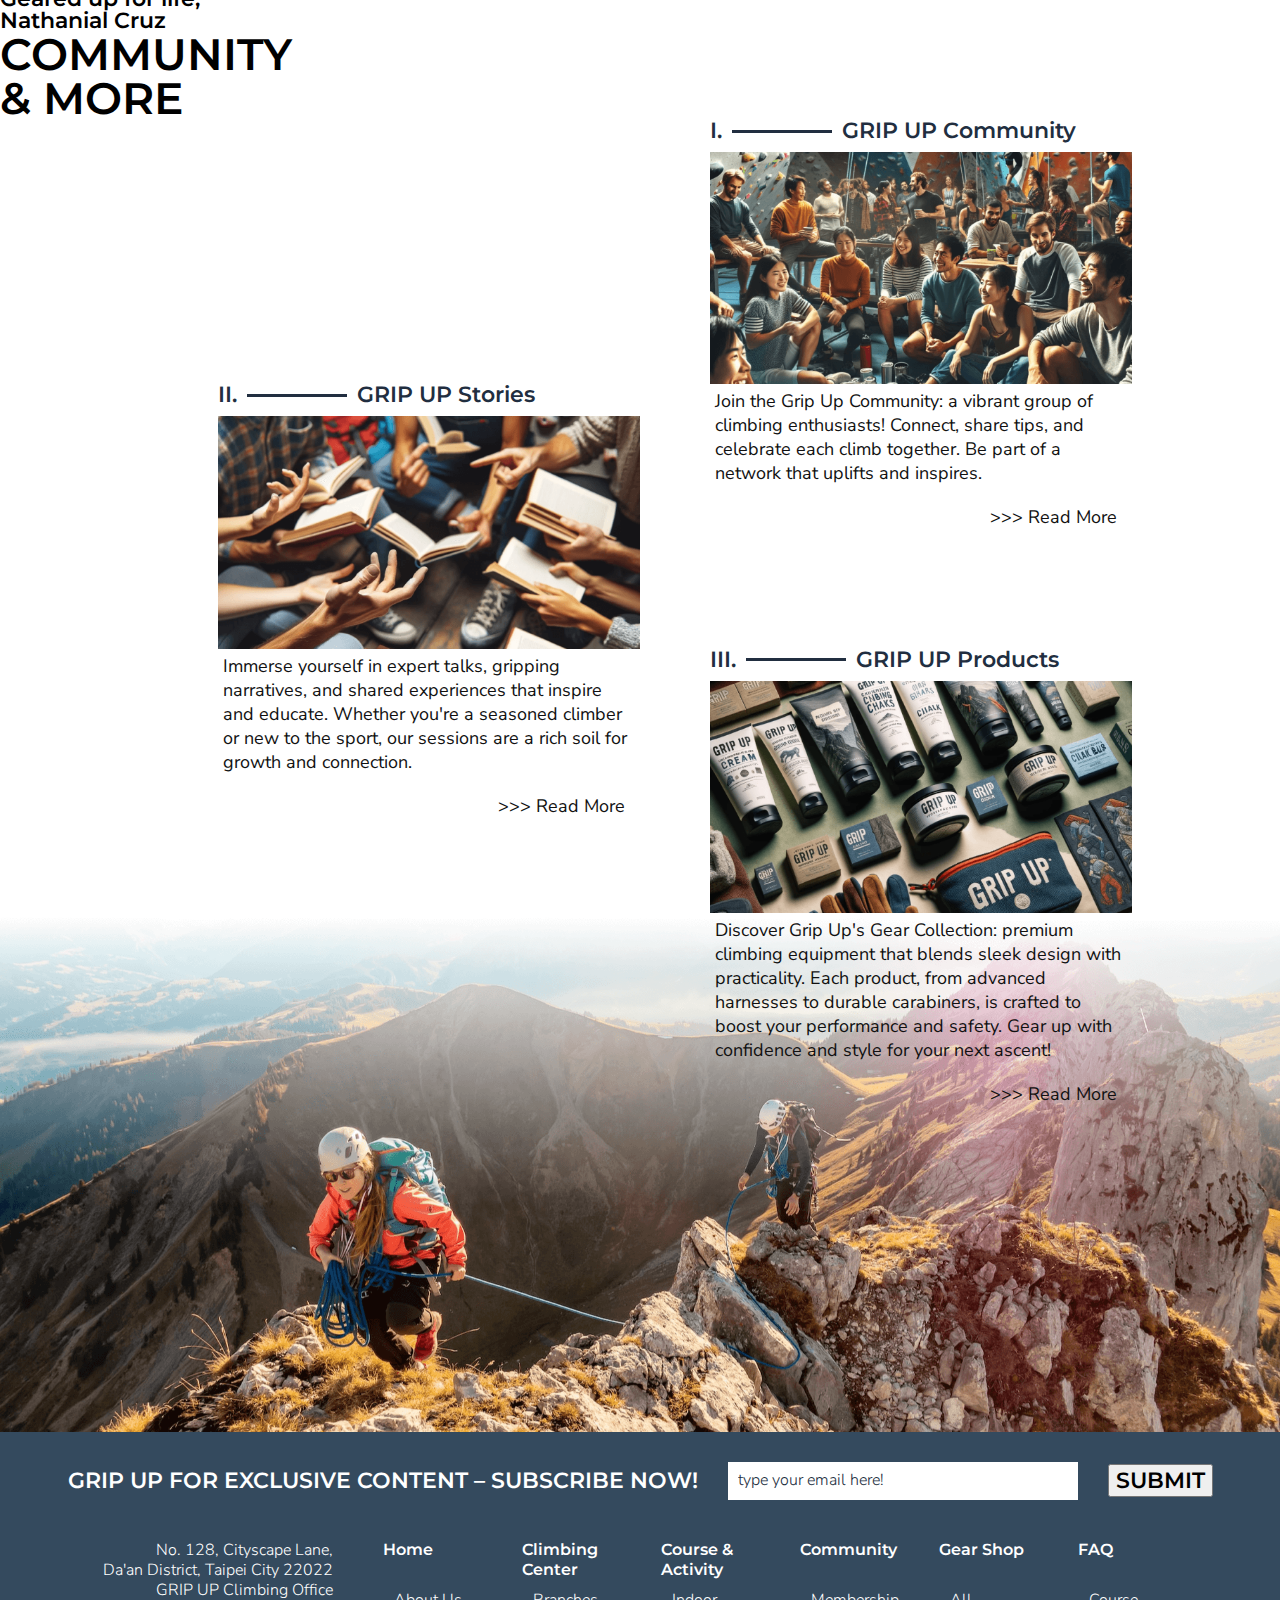
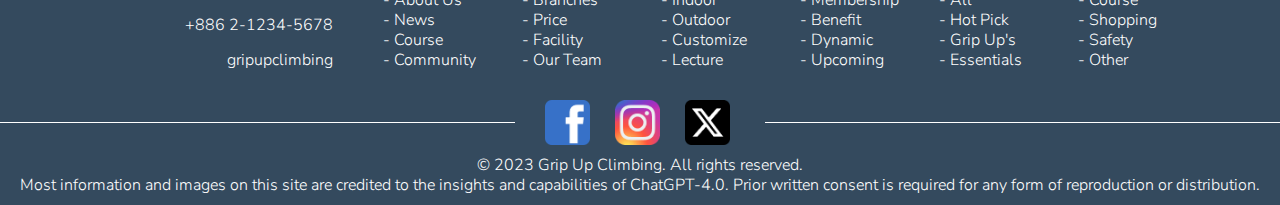
<file: main.html>
<!DOCTYPE html>
<html lang="en">
  <head>
    <meta charset="UTF-8" />
    <meta name="viewport" content="width=device-width, initial-scale=1.0" />
    <title>GRIP UP CLIMBING</title>
    <link rel="stylesheet" href="/universe/reset.css" />
    <link rel="stylesheet" href="/universe/universe.css" />
    <link rel="stylesheet" href="/main/main.css" />
    <link rel="stylesheet" href="/universe/universe-footer.css" />

    <link rel="preconnect" href="https://fonts.googleapis.com" />
    <link rel="preconnect" href="https://fonts.gstatic.com" crossorigin />
    <link
      href="https://fonts.googleapis.com/css2?family=Montserrat:wght@600;700&family=Nunito+Sans:opsz,wght@6..12,300;6..12,400;6..12,500;6..12,600;6..12,700&display=swap"
      rel="stylesheet"
    />
  </head>
  <body>
    <section class="header">
      <header>
        <div class="top">
          <div class="logo">
            <a href="main.html"
              ><div class="logo-pic">
                <img
                  src="/universe/logo.png"
                  alt="logo"
                  class="logodefault"
                /><img
                  src="/universe/logo-dark.png"
                  alt="logo"
                  class="logohover"
                /></div
            ></a>
          </div>
          <nav>
            <ul>
              <li class="nav-list">
                <a href="#購物車"
                  ><img src="/universe/car.svg" alt="shopping-car"
                /></a>
              </li>
              <li class="nav-list">
                <a href="#會員登入"
                  ><img
                    src="/universe/member.svg"
                    id="member-pic"
                    alt="member-login"
                /></a>
              </li>
              <li class="nav-list">
                <input type="checkbox" name="menu-btn" id="menu-btn" />
                <div class="menu">
                  <label for="menu-btn"
                    ><img src="/universe/menu.svg" alt="menu"
                  /></label>
                  <div class="menu-link-list">
                    <ul>
                      <li class="menu-link h5">
                        <a href="center.html">Climbing Center</a>
                      </li>
                      <li class="menu-link h5">
                        <a href="courseActivity.html">Course and Activity</a>
                      </li>
                      <li class="menu-link h5">
                        <a href="community.html">Community</a>
                      </li>
                      <li class="menu-link h5">
                        <a href="shop.html">Gear Shop</a>
                      </li>
                      <li class="menu-link h5"><a href="FAQ.html">FAQ</a></li>
                    </ul>
                  </div>
                </div>
              </li>
            </ul>
          </nav>
        </div>
        <div class="pagetype-main">
          <div class="title"><h1>GRIP UP</h1></div>
          <div class="page-intro">
            <h4 id="aboutus-link">About Us</h4>
            <p class="pbig up">
              Step into 'Grip Up': Climb, connect, conquer. Beyond walls, it's
              where community peaks. Ditch ordinary gyms for this rock climber's
              haven. Whether you're a first-timer or a seasoned pro, join our
              call:<br />'Grip Up, Look Up, Climb Up!'<br />Here, we challenge
              limits, elevate skills, and meet great folks. Ready for the
              ascent? Let’s reach new heights together!
            </p>
            <p class="h6">Grip Up, Look Up, Climb Up!</p>
          </div>
        </div>
        <div class="pagelink">
          <ul>
            <li><a class="btn-dark h4" href="#news-link">Latest News</a></li>
            <li>
              <a class="btn-dark h4" href="#course-link">Course & Activity</a>
            </li>
            <li>
              <a class="btn-dark h4" href="#community-link">Community</a>
            </li>
          </ul>
        </div>
      </header>
    </section>

    <section class="content">
      <div class="backtotop">
        <a href="#" class="top-wrap">
          <div class="pic"><img src="/universe/top.svg" alt="" /></div>
          <p>TOP</p>
        </a>
      </div>
      <section class="latestnews">
        <div class="title">
          <h3 id="news-link">LATEST<br />NEWS</h3>
        </div>
        <div class="news-list">
          <ul>
            <li>
              <a href="#news">
                <p class="news-title h5">Launch: 'GripTech' Shoes!</p>
                <p class="release-day psmall">07/05/2023</p>
              </a>
            </li>
            <li>
              <a href="#news">
                <p class="news-title h5">Summer Climbing Camp!</p>
                <p class="release-day psmall">06/20/2023</p>
              </a>
            </li>
            <li>
              <a href="#news">
                <p class="news-title h5">Meet Coach Annie!</p>
                <p class="release-day psmall">04/15/2023</p>
              </a>
            </li>
            <li>
              <a href="#news">
                <p class="news-title h5">Members' Bouldering Comp!</p>
                <p class="release-day psmall">05/30/2023</p>
              </a>
            </li>
            <li>
              <a href="#news">
                <p class="news-title h5">Gear Sale: This Weekend!</p>
                <p class="release-day psmall">03/12/2023</p>
              </a>
            </li>
          </ul>
          <a href="#readMore" class="readmore h5">>>> Read More</a>
        </div>
        <div class="news-pic" id="news1-pic">
          <img src="/main/news1.png" alt="Launch: 'GripTech' Shoes!" />
        </div>
        <div class="news-pic" id="news2-pic">
          <img src="/main/news2.png" alt="Summer Climbing Camp!" />
        </div>
        <div class="news-pic" id="news3-pic">
          <img src="/main/news3.png" alt="Meet Coach Annie!" />
        </div>
      </section>
      <section class="course">
        <div class="wrap">
          <h3 class="title" id="course-link">Course &<br />Activity</h3>
          <div class="sub-wrap">
            <div class="subtitle h5">Outdoor Climbing Experience</div>
            <div class="intro pbig">
              Embark on an exhilarating Outdoor Climbing Experience with Grip
              Up! Scale natural rock faces, learn essential techniques, and
              absorb breathtaking views. Perfect for all skill levels, join us
              now to ascend beyond limits.
            </div>
            <a href="courseActivity.html#outdoor-link" class="readmore pbig"
              >>>> Read More</a
            >
          </div>
        </div>
        <div class="pic-area">
          <div class="pic">
            <img src="/main/outdoor (1).png" alt="outdoorClimbing" />
            <div class="hover">
              <p class="h5">
                With each ascent, I feel a rush of adrenaline and a sense of
                achievement that's indescribable. Rock Haven has not only taught
                me how to climb; it's shown me how to reach new heights in life
                as well.
              </p>
              <p class="h5">Alive with new courage,<br />Jordan Lee</p>
            </div>
          </div>
          <div class="pic">
            <img src="/main/outdoor (2).png" alt="outdoorClimbing" />
            <div class="hover">
              <p class="h5">
                The darkness heightens every sensation, making each climb a
                dance between shadow and light. Rock Haven's night climbs have
                revealed a new realm of climbing to me, one that thrills and
                challenges in equal measure.
              </p>
              <p class="h5">In awe of the night,<br />Casey Smith</p>
            </div>
          </div>
          <div class="pic">
            <img src="/main/outdoor (3).png" alt="outdoorClimbing" />
            <div class="hover">
              <p class="h5">
                Scaling the heights with Rock Haven, I've learned that trust is
                the true foundation of any climb. The support from below, the
                camaraderie – it's all part of this incredible journey upward.
              </p>
              <p class="h5">With gratitude for every belay,<br />Riley Davis</p>
            </div>
          </div>
        </div>
        <div class="wrap">
          <div class="sub-wrap">
            <div class="subtitle h5">Personalized Climbing Adventures</div>
            <div class="intro pbig">
              Join our Personalized Climbing Adventures for a tailored ascent
              that challenges and excites. Our expert guides will customize your
              journey to match your skill level and aspirations. Your adventure,
              your way.
            </div>
            <a href="courseActivity.html#customized-link" class="readmore pbig"
              >>>> Read More</a
            >
          </div>
        </div>
        <div class="pic-area">
          <div class="pic">
            <img src="/main/course (1).png" alt="courseimg" />
            <div class="hover">
              <p class="h5">
                The laughter and shared stories echo in the climbing hall as our
                instructor, with a beam of pride, shares her wisdom. Here at
                Rock Haven, every lesson is a step towards mastery, not just of
                climbing, but of life's many climbs.
              </p>
              <p class="h5">Shared in camaraderie,<br />Evelyn Hart</p>
            </div>
          </div>
          <div class="pic">
            <img src="/main/course (2).png" alt="courseimg" />
            <div class="hover">
              <p class="h5">
                Surrounded by the cheers of my peers, I reach for the rock's
                crest. It's a dance of fingers and toes, a balance between grit
                and grace. Rock Haven has become not just a place to climb, but
                a place where my spirit soars.
              </p>
              <p class="h5">Climbing higher together,<br />Samuel Brooks</p>
            </div>
          </div>
          <div class="pic">
            <img src="/main/course (3).png" alt="courseimg" />
            <div class="hover">
              <p class="h5">
                Preparation is key, they say, and here I am, gear in hand, heart
                in throat. The rock face looms, but so does the thrill of the
                climb. Rock Haven's lessons ring clear — it's not the mountain
                we conquer, but ourselves.
              </p>
              <p class="h5">Geared up for life,<br />Nathanial Cruz</p>
            </div>
          </div>
        </div>
      </section>
      <section class="community">
        <div class="wrap">
          <h3 class="title" id="community-link">Community<br />& More</h3>
        </div>
        <div class="news-list">
          <div class="news-card">
            <div class="subwrapA-1">
              <div class="subtitle h5">
                <span>I.</span><span class="line"></span>GRIP UP Community
              </div>
              <div class="pic">
                <img src="/main/community-1.png" alt="MemberMeetupPic" />
              </div>
            </div>
            <div class="subwrapA-2 text">
              <p class="pbig">
                Join the Grip Up Community: a vibrant group of climbing
                enthusiasts! Connect, share tips, and celebrate each climb
                together. Be part of a network that uplifts and inspires.
              </p>
              <a href="community.html" class="readmore"
                ><p class="pbig">>>> Read More</p></a
              >
            </div>
          </div>
          <div class="news-card">
            <div class="subwrapB-1">
              <div class="subtitle h5">
                <span>II.</span><span class="line"></span>GRIP UP Stories
              </div>
              <div class="pic">
                <img src="/main/community-2.png" alt="InspiringEachOtherPic" />
              </div>
            </div>
            <div class="subwrapB-2 text">
              <p class="pbig">
                Immerse yourself in expert talks, gripping narratives, and
                shared experiences that inspire and educate. Whether you're a
                seasoned climber or new to the sport, our sessions are a rich
                soil for growth and connection.
              </p>
              <a href="community.html#dynamic-link" class="readmore"
                ><p class="pbig">>>> Read More</p></a
              >
            </div>
          </div>
          <div class="news-card">
            <div class="subwrapC-1">
              <div class="subtitle h5">
                <span>III.</span><span class="line"></span>GRIP UP Products
              </div>
              <div class="pic">
                <img src="/main/community-3.png" alt="GRIP uP Products" />
              </div>
            </div>
            <div class="subwrapC-2 text">
              <p class="pbig">
                Discover Grip Up's Gear Collection: premium climbing equipment
                that blends sleek design with practicality. Each product, from
                advanced harnesses to durable carabiners, is crafted to boost
                your performance and safety. Gear up with confidence and style
                for your next ascent!
              </p>
              <a href="shop.html" class="readmore"
                ><p class="pbig">>>> Read More</p></a
              >
            </div>
          </div>
        </div>
      </section>
      <div class="foot-img">
        <img src="/main/main-bottom.png" alt="climbingimg" />
      </div>
    </section>

    <footer>
      <div class="subscribe">
        <p class="h6">Grip Up for Exclusive Content – Subscribe Now!</p>
        <input
          type="email"
          name="customer-email"
          id="customer-email"
          placeholder="type your email here!"
        />
        <button type="submit" class="email-btn h6">SUBMIT</button>
      </div>

      <div class="info psmall">
        <div class="office">
          <p class="address">
            No. 128, Cityscape Lane,<br />
            Da'an District, Taipei City 22022<br />
            GRIP UP Climbing Office
          </p>
          <p class="phone">+886 2-1234-5678</p>
          <p class="email">gripupclimbing</p>
        </div>
        <div class="map">
          <ul class="map-list">
            <li class="list-type home">
              <p class="map-list-title">Home</p>
              <ul>
                <li><a href="main.html#aboutus-link">About Us</a></li>
                <li><a href="main.html#news-link">News</a></li>
                <li><a href="main.html#course-link">Course</a></li>
                <li><a href="main.html#community-link">Community</a></li>
              </ul>
            </li>
            <li class="list-type climbing">
              <p class="map-list-title">Climbing<br />Center</p>
              <ul>
                <li><a href="center.html#branches-link">Branches</a></li>
                <li><a href="center.html">Price</a></li>
                <li><a href="center.html#facility-link">Facility</a></li>
                <li><a href="team.html">Our Team</a></li>
              </ul>
            </li>
            <li class="list-type course">
              <p class="map-list-title">Course &<br />Activity</p>
              <ul>
                <li><a href="courseActivity.html#indoor-link">Indoor</a></li>
                <li><a href="courseActivity.html#outdoor-link">Outdoor</a></li>
                <li>
                  <a href="courseActivity.html#customized-link">Customize</a>
                </li>
                <li><a href="courseActivity.html#lecture-link">Lecture</a></li>
              </ul>
            </li>
            <li class="list-type community">
              <p class="map-list-title">Community</p>
              <ul>
                <li><a href="community.html#membership-link">Membership</a></li>
                <li><a href="community.html#benefit-link">Benefit</a></li>
                <li><a href="community.html#dynamic-link">Dynamic</a></li>
                <li><a href="community.html#upcoming-link">Upcoming</a></li>
              </ul>
            </li>
            <li class="list-type shop">
              <p class="map-list-title">Gear Shop</p>
              <ul>
                <li><a href="shop.html">All</a></li>
                <li><a href="shop.html#hotpick-link">Hot Pick</a></li>
                <li><a href="shop.html#gripup-link">Grip Up's</a></li>
                <li><a href="shop.html#essential-link">Essentials</a></li>
              </ul>
            </li>
            <li class="list-type faq">
              <p class="map-list-title">FAQ</p>
              <ul>
                <li><a href="FAQ.html#qa-link">Course</a></li>
                <li><a href="FAQ.html#qa-link">Shopping</a></li>
                <li><a href="FAQ.html#qa-link">Safety</a></li>
                <li><a href="FAQ.html#qa-link">Other</a></li>
              </ul>
            </li>
          </ul>
        </div>
      </div>

      <div class="social-media">
        <div class="decoline"><div class="line"></div></div>
        <div class="media-link">
          <div class="pic">
            <a href="#Facebook"
              ><img src="/universe/facebook.png" alt="facebook-icon"
            /></a>
          </div>
          <div class="pic">
            <a href="#Instagram"
              ><img src="/universe/instagram.png" alt="instagram-icon"
            /></a>
          </div>
          <div class="pic">
            <a href="#Xtwitter"
              ><img src="/universe/xtwitter.png" alt="x-icon"
            /></a>
          </div>
        </div>
        <div class="decoline"><div class="line"></div></div>
      </div>

      <div class="license">
        <p class="psmall">&copy; 2023 Grip Up Climbing. All rights reserved.</p>
        <p class="psmall">
          Most information and images on this site are credited to the insights
          and capabilities of ChatGPT-4.0. Prior written consent is required for
          any form of reproduction or distribution.
        </p>
      </div>
    </footer>
  </body>
</html>
</file>
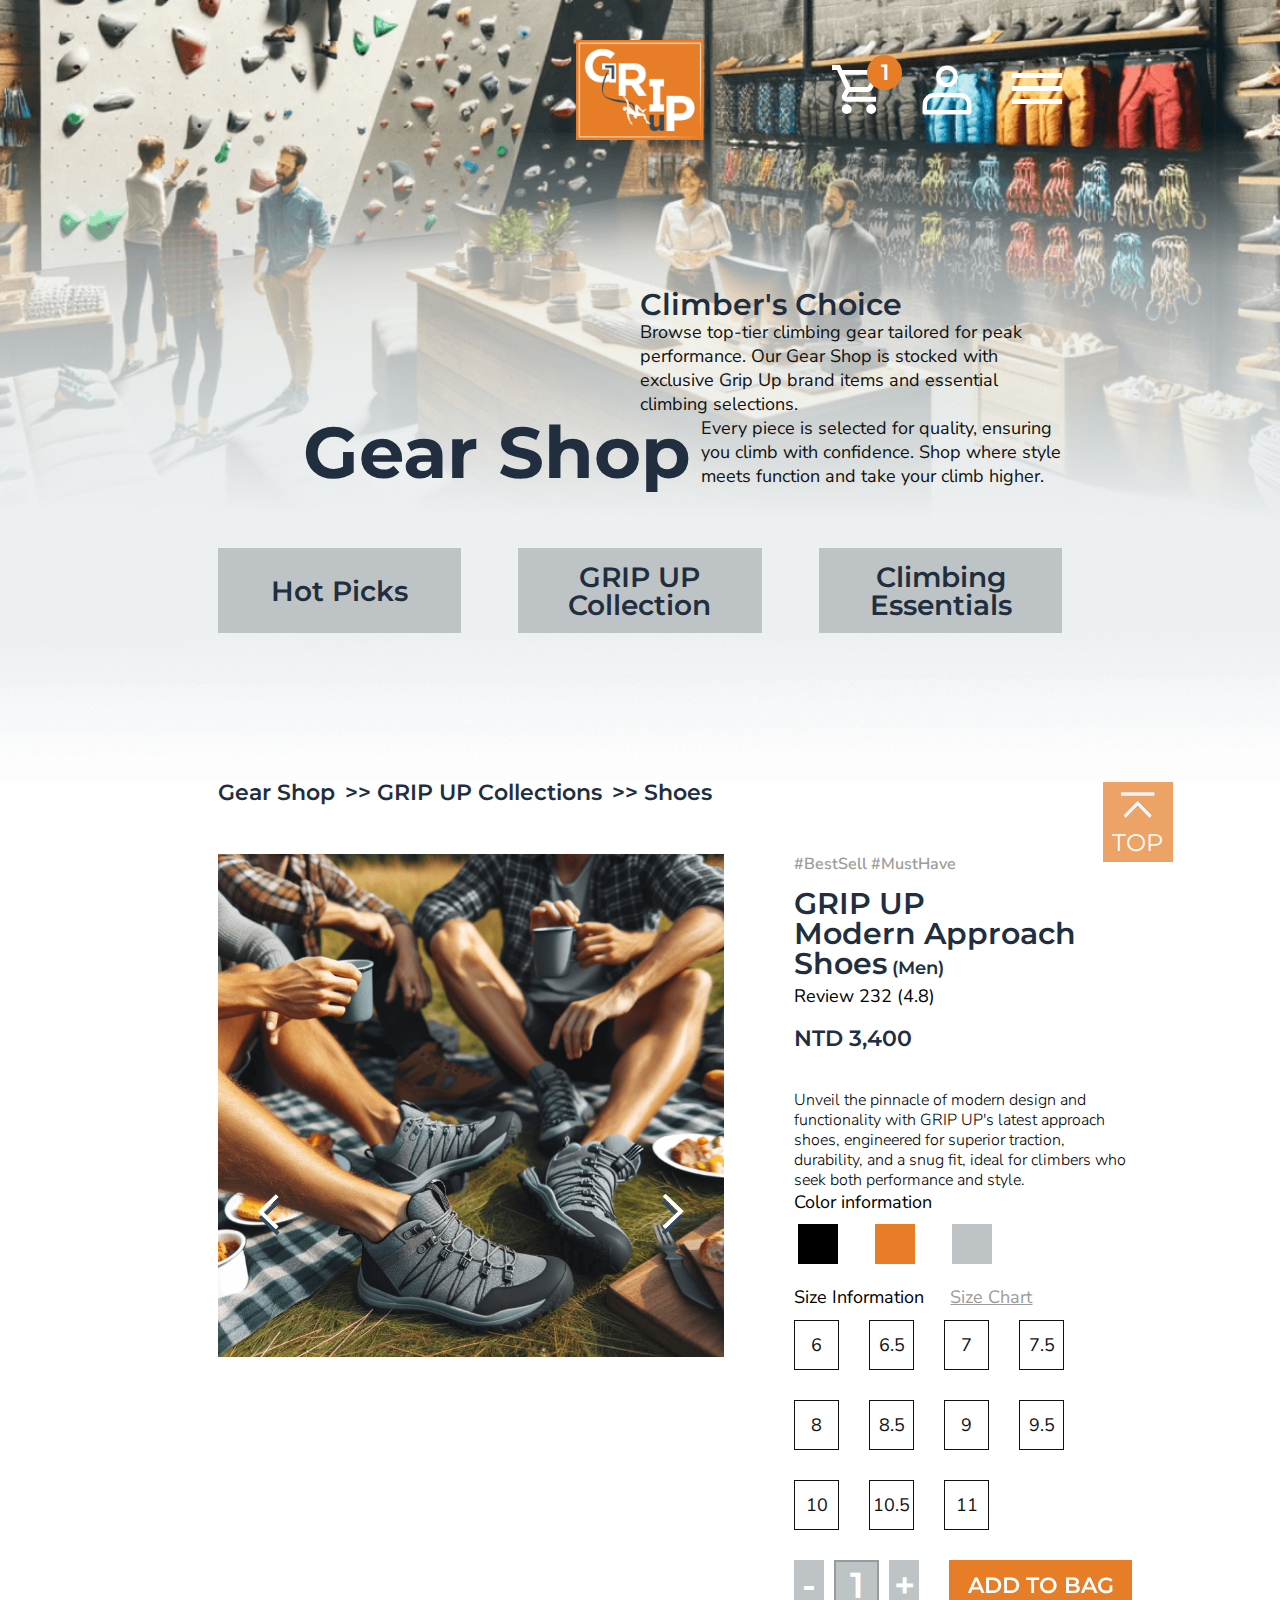
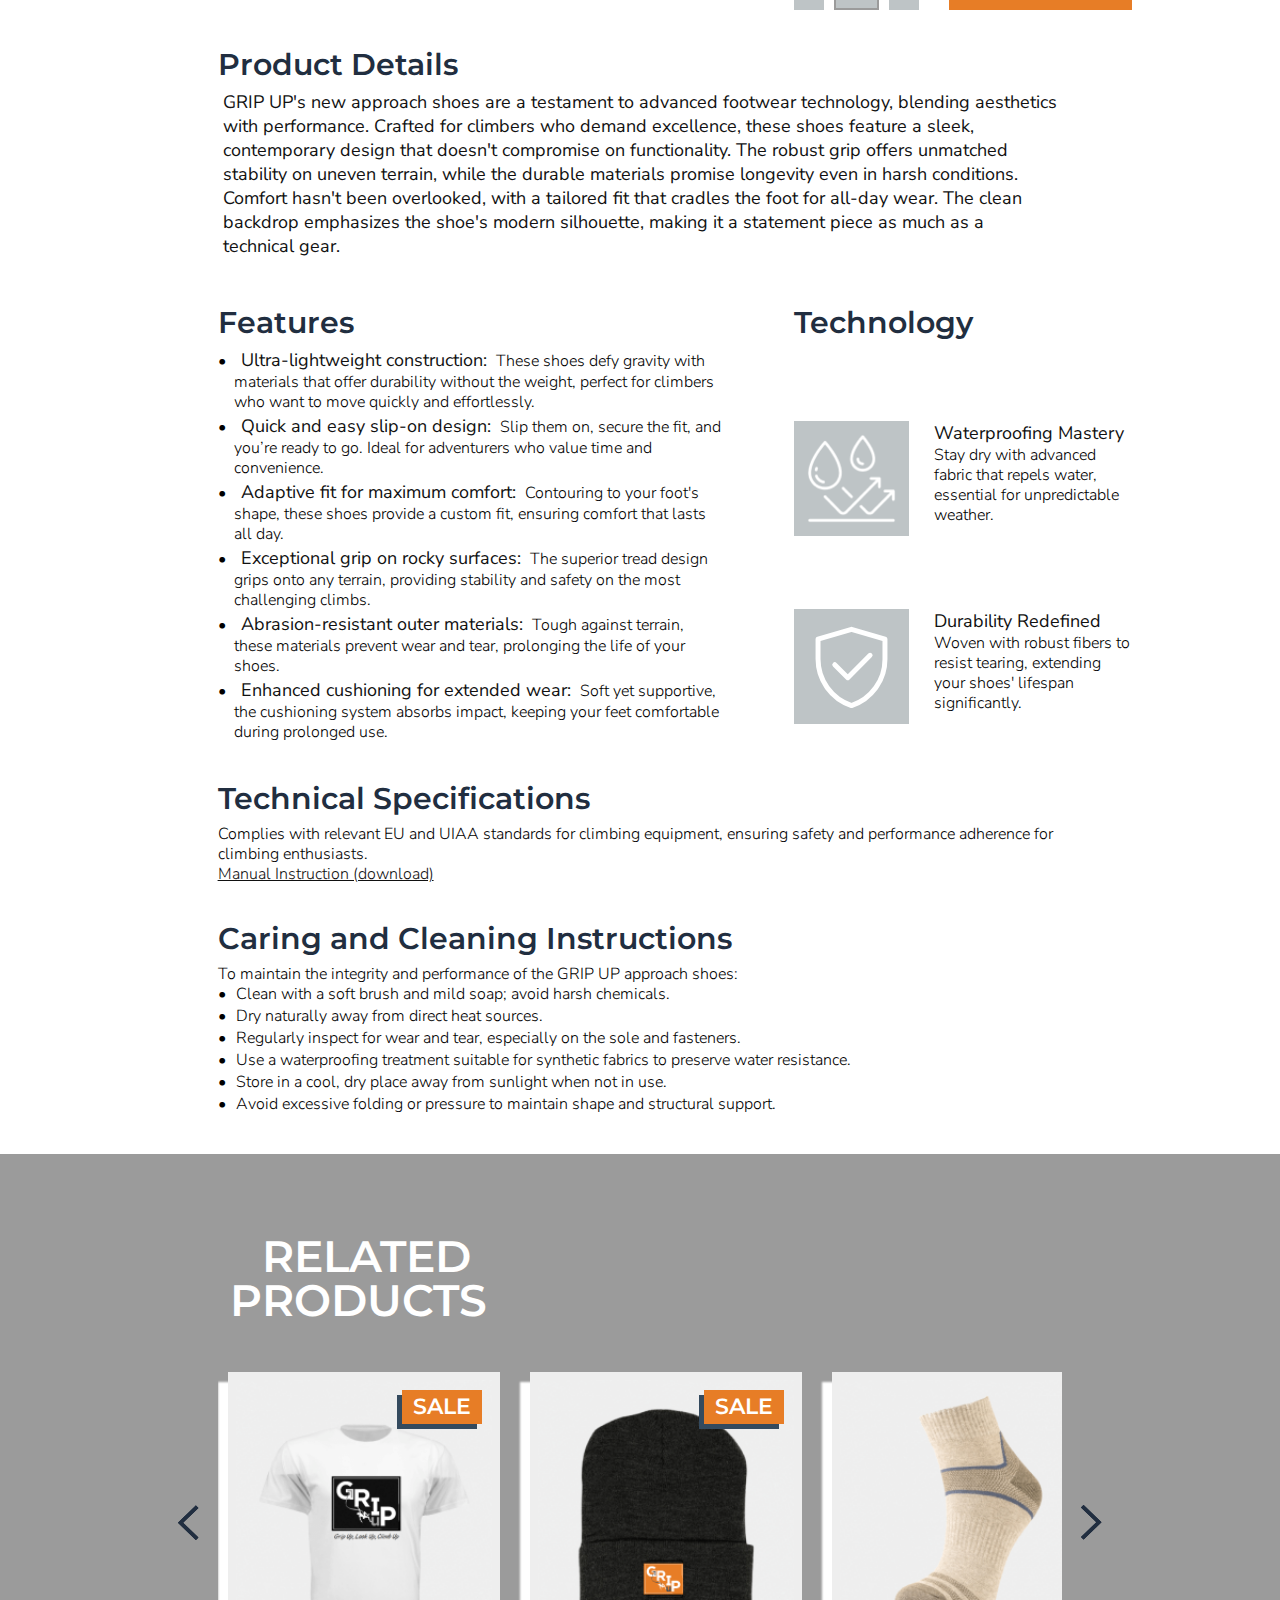
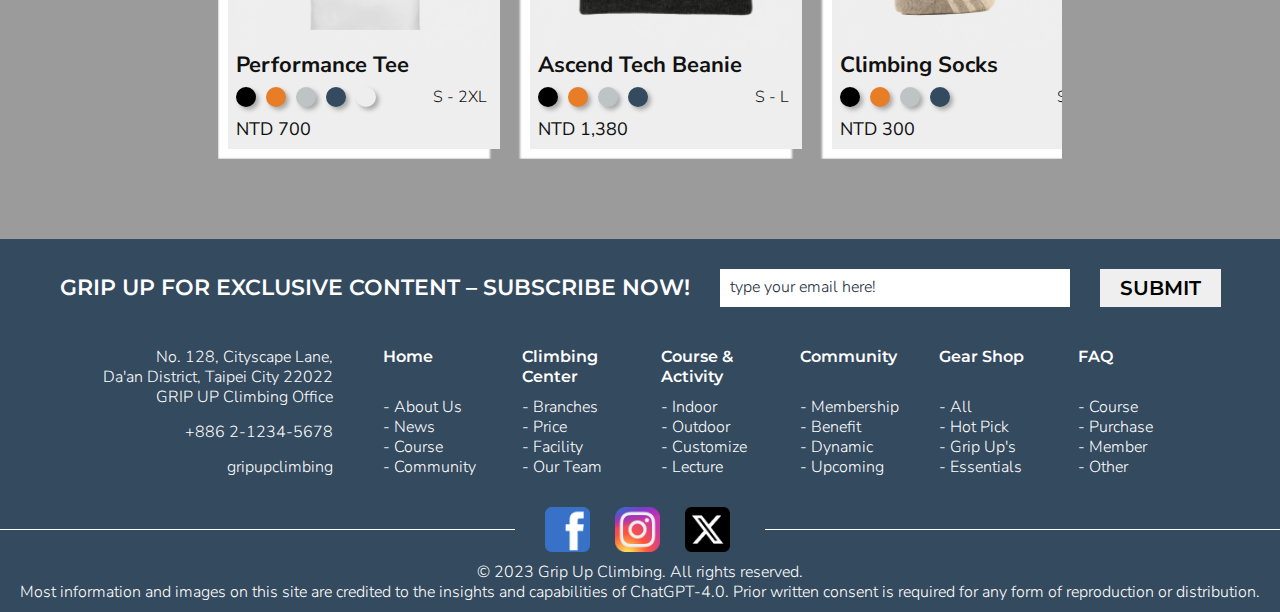
<file: product.html>
<!DOCTYPE html>
<html lang="en">
  <head>
    <meta charset="UTF-8" />
    <meta name="viewport" content="width=device-width, initial-scale=1.0" />
    <title>
      Grip Up Climbing - Gear Collection - Product:Modern Approach Shoes
    </title>
    <link rel="stylesheet" href="./universe/reset.css" />
    <link rel="stylesheet" href="./universe/universe.css" />
    <link rel="stylesheet" href="./product/product.css" />
    <link rel="stylesheet" href="./universe/universe-footer.css" />

    <link rel="preconnect" href="https://fonts.googleapis.com" />
    <link rel="preconnect" href="https://fonts.gstatic.com" crossorigin />
    <link
      href="https://fonts.googleapis.com/css2?family=Montserrat:wght@600;700&family=Nunito+Sans:opsz,wght@6..12,300;6..12,400;6..12,500;6..12,600;6..12,700&display=swap"
      rel="stylesheet"
    />
    <script src="./universe/jquery-3.7.1.js"></script>
  </head>
  <body>
    <section class="header">
      <header>
        <div id="navbar" class="top"></div>
        <div class="pagetype">
          <div class="title"><h1>Gear Shop</h1></div>
          <div class="page-intro">
            <div class="up">
              <h4>Climber's Choice</h4>
              <p class="pbig">
                Browse top-tier climbing gear tailored for peak performance. Our
                Gear Shop is stocked with exclusive Grip Up brand items and
                essential climbing selections.
              </p>
            </div>
            <p class="pbig down">
              Every piece is selected for quality, ensuring you climb with
              confidence. Shop where style meets function and take your climb
              higher.
            </p>
          </div>
        </div>
        <div class="pagelink">
          <ul>
            <li>
              <a class="btn-dark h4" href="shop.html#hotpick-link">Hot Picks</a>
            </li>
            <li>
              <a class="btn-dark h4" href="shop.html#gripup-link"
                >GRIP UP Collection</a
              >
            </li>
            <li>
              <a class="btn-dark h4" href="shop.html#essential-link"
                >Climbing Essentials</a
              >
            </li>
          </ul>
        </div>
      </header>
    </section>

    <section class="content">
      <div class="backtotop">
        <a href="#" class="top-wrap">
          <div class="pic"><img src="./universe/top.svg" alt="" /></div>
          <p>TOP</p>
        </a>
      </div>
      <section class="item">
        <div class="breadcrumb h5">
          <ul>
            <li><a href="shop.html">Gear Shop</a></li>
            <li><a href="shop.html#gripup-link">GRIP UP Collections</a></li>
            <li><a href="#shoes">Shoes</a></li>
          </ul>
        </div>
        <div class="wrap">
          <div class="pic" id="product-pics">
            <img
              id="showPic"
              src="./product/product-1.png"
              alt="Modern Approach Shoes"
            />
            <div class="scroll scroll-left" id="scrollMinus">
              <img src="./product/left.svg" alt="scroll-left" />
            </div>
            <div class="scroll scroll-right" id="scrollAdd">
              <img src="./product/right.svg" alt="scroll-right" />
            </div>
          </div>
          <div class="info">
            <p class="hashtag psmall">#BestSell #MustHave</p>
            <h4 class="item-name" id="newlaunchShow-link">
              GRIP UP<br />Modern Approach Shoes<span> (Men)</span>
            </h4>
            <p class="review pbig">Review 232 (4.8)</p>
            <p class="price h5">NTD 3,400</p>

            <div id="pic-small-area"></div>

            <p class="intro psmall">
              Unveil the pinnacle of modern design and functionality with GRIP
              UP's latest approach shoes, engineered for superior traction,
              durability, and a snug fit, ideal for climbers who seek both
              performance and style.
            </p>
            <div class="info-bottom">
              <div class="choice-color">
                <p class="subtitle pbig">Color information</p>
                <div class="color-list">
                  <label>
                    <input type="radio" name="color" value="Black" />
                    <div class="box">
                      <div class="color bk"></div>
                    </div>
                  </label>
                  <label>
                    <input type="radio" name="color" value="Orange" />
                    <div class="box">
                      <div class="color og"></div>
                    </div>
                  </label>
                  <label>
                    <input type="radio" name="color" value="Gray" />
                    <div class="box">
                      <div class="color gy"></div>
                    </div>
                  </label>
                </div>
              </div>
              <div class="size-choice">
                <div class="subtitle">
                  <p class="title pbig">Size Information</p>
                  <button class="pbig alink" id="size-chart-btn">
                    Size Chart
                  </button>
                </div>
                <ul>
                  <label>
                    <input type="radio" name="buy-size" value="US 6" />
                    <li class="size pbig">6</li>
                  </label>
                  <label>
                    <input type="radio" name="buy-size" value="US 6.5" />
                    <li class="size pbig">6.5</li>
                  </label>
                  <label>
                    <input type="radio" name="buy-size" value="US 7" />
                    <li class="size pbig">7</li>
                  </label>
                  <label>
                    <input type="radio" name="buy-size" value="US 7.5" />
                    <li class="size pbig">7.5</li>
                  </label>
                  <label>
                    <input type="radio" name="buy-size" value="US 8" />
                    <li class="size pbig">8</li>
                  </label>
                  <label>
                    <input type="radio" name="buy-size" value="US 8.5" />
                    <li class="size pbig">8.5</li>
                  </label>
                  <label>
                    <input type="radio" name="buy-size" value="US 9" />
                    <li class="size pbig">9</li>
                  </label>
                  <label>
                    <input type="radio" name="buy-size" value="US 9.5" />
                    <li class="size pbig">9.5</li>
                  </label>
                  <label>
                    <input type="radio" name="buy-size" value="US 10" />
                    <li class="size pbig">10</li>
                  </label>
                  <label>
                    <input type="radio" name="buy-size" value="US 10.5" />
                    <li class="size pbig">10.5</li>
                  </label>
                  <label>
                    <input type="radio" name="buy-size" value="US 11" />
                    <li class="size pbig">11</li>
                  </label>
                </ul>
              </div>
              <div class="buying">
                <div class="number-wrap">
                  <div class="cal h6" id="minus">-</div>
                  <input
                    type="number"
                    name=""
                    id="buy-number"
                    min="1"
                    value="1"
                  />
                  <div class="cal h6" id="plus">+</div>
                </div>
                <button type="submit" id="add-btn">
                  <p class="h6">add to bag</p>
                  <div class="hover h6"></div>
                </button>
                <a href="#" class="icon">
                  <img src="./product/eva_pin-outline.svg" alt="" />
                </a>
              </div>
            </div>
          </div>
        </div>
        <div class="detail">
          <div class="wrap2">
            <div class="btn-icon" id="productDetail">
              <h4 class="title">Product Details</h4>
              <img class="qa-icon" src="./FAQ/arrow-up.svg" alt="" />
            </div>
            <p class="pbig" id="productDetail-toggle">
              GRIP UP's new approach shoes are a testament to advanced footwear
              technology, blending aesthetics with performance. Crafted for
              climbers who demand excellence, these shoes feature a sleek,
              contemporary design that doesn't compromise on functionality. The
              robust grip offers unmatched stability on uneven terrain, while
              the durable materials promise longevity even in harsh conditions.
              Comfort hasn't been overlooked, with a tailored fit that cradles
              the foot for all-day wear. The clean backdrop emphasizes the
              shoe's modern silhouette, making it a statement piece as much as a
              technical gear.
            </p>
          </div>
          <div class="wrap" id="detail-middle">
            <ul class="feature">
              <div class="btn-icon" id="features-btn">
                <h4 class="detail-type h4">Features</h4>
                <img class="qa-icon" src="./FAQ/arrow-up.svg" alt="" />
              </div>

              <div id="features-btn-toggle">
                <li class="psmall">
                  <span class="pbig">Ultra-lightweight construction:</span>
                  These shoes defy gravity with materials that offer durability
                  without the weight, perfect for climbers who want to move
                  quickly and effortlessly.
                </li>
                <li class="psmall">
                  <span class="pbig">Quick and easy slip-on design:</span> Slip
                  them on, secure the fit, and you’re ready to go. Ideal for
                  adventurers who value time and convenience.
                </li>
                <li class="psmall">
                  <span class="pbig">Adaptive fit for maximum comfort:</span>
                  Contouring to your foot's shape, these shoes provide a custom
                  fit, ensuring comfort that lasts all day.
                </li>
                <li class="psmall">
                  <span class="pbig">Exceptional grip on rocky surfaces:</span>
                  The superior tread design grips onto any terrain, providing
                  stability and safety on the most challenging climbs.
                </li>
                <li class="psmall">
                  <span class="pbig">Abrasion-resistant outer materials:</span>
                  Tough against terrain, these materials prevent wear and tear,
                  prolonging the life of your shoes.
                </li>
                <li class="psmall">
                  <span class="pbig"
                    >Enhanced cushioning for extended wear:</span
                  >
                  Soft yet supportive, the cushioning system absorbs impact,
                  keeping your feet comfortable during prolonged use.
                </li>
              </div>
            </ul>

            <ul class="tech">
              <p class="detail-type h4">Technology</p>
              <li class="tech-wrap">
                <img src="./product/waterproof.png" alt="waterproof" />
                <div class="text">
                  <p class="pbig">Waterproofing Mastery</p>
                  <p class="psmall">
                    Stay dry with advanced fabric that repels water, essential
                    for unpredictable weather.
                  </p>
                </div>
              </li>
              <li class="tech-wrap">
                <img src="./product/durability.svg" alt="Durability" />
                <div class="text">
                  <p class="pbig">Durability Redefined</p>
                  <p class="psmall">
                    Woven with robust fibers to resist tearing, extending your
                    shoes' lifespan significantly.
                  </p>
                </div>
              </li>
            </ul>
          </div>
          <ul class="wrap2">
            <div class="btn-icon" id="techSpec-btn">
              <h4 class="detail-type h4">Technical Specifications</h4>
              <img class="qa-icon" src="./FAQ/arrow-up.svg" alt="" />
            </div>

            <div id="techSpec-btn-toggle">
              <li class="psmall">
                Complies with relevant EU and UIAA standards for climbing
                equipment, ensuring safety and performance adherence for
                climbing enthusiasts.
              </li>
              <li class="psmall">
                <a href="#ManualInstructionDownload" class="alink"
                  >Manual Instruction (download)</a
                >
              </li>
            </div>
          </ul>
          <div class="wrap2">
            <div class="btn-icon" id="care-btn">
              <h4 class="detail-type h4">Caring and Cleaning Instructions</h4>
              <img class="qa-icon" src="./FAQ/arrow-up.svg" alt="" />
            </div>
            <ul class="caring" id="care-btn-toggle">
              <p class="psmall">
                To maintain the integrity and performance of the GRIP UP
                approach shoes:
              </p>
              <li class="psmall">
                Clean with a soft brush and mild soap; avoid harsh chemicals.
              </li>
              <li class="psmall">
                Dry naturally away from direct heat sources.
              </li>
              <li class="psmall">
                Regularly inspect for wear and tear, especially on the sole and
                fasteners.
              </li>
              <li class="psmall">
                Use a waterproofing treatment suitable for synthetic fabrics to
                preserve water resistance.
              </li>
              <li class="psmall">
                Store in a cool, dry place away from sunlight when not in use.
              </li>
              <li class="psmall">
                Avoid excessive folding or pressure to maintain shape and
                structural support.
              </li>
            </ul>
          </div>
        </div>
      </section>

      <section class="related">
        <h3 class="section-title">Related<br />&nbspProducts</h3>
        <div class="wrap">
          <div class="scroll scroll-left" id="scroll-left">
            <img src="./universe/scroll-left.svg" alt="" />
          </div>
          <div id="related-list">
            <div id="related-roll">
              <div class="item-card">
                <div class="pic">
                  <img src="./shop/tshirt.png" alt="Performance Tee" />
                  <div class="tag h6">SALE</div>
                  <a href="#moreDetail" class="hover">
                    <p class="h6">MORE<br />DETAIL</p>
                  </a>
                </div>
                <p class="name pbig">Performance Tee</p>
                <div class="choice">
                  <div class="color-list">
                    <div class="color bk"></div>
                    <div class="color og"></div>
                    <div class="color gy"></div>
                    <div class="color bl"></div>
                    <div class="color wt"></div>
                  </div>
                  <p class="size-list psmall">S - 2XL</p>
                </div>
                <p class="price pbig">NTD 700</p>
              </div>
              <div class="item-card">
                <div class="pic">
                  <img src="./shop/beneie.png" alt="Ascend Tech Beanie" />
                  <div class="tag h6">SALE</div>
                  <a href="#moreDetail" class="hover">
                    <p class="h6">MORE<br />DETAIL</p>
                  </a>
                </div>
                <p class="name pbig">Ascend Tech Beanie</p>
                <div class="choice">
                  <div class="color-list">
                    <div class="color bk"></div>
                    <div class="color og"></div>
                    <div class="color gy"></div>
                    <div class="color bl"></div>
                  </div>
                  <p class="size-list psmall">S - L</p>
                </div>
                <p class="price pbig">NTD 1,380</p>
              </div>
              <div class="item-card">
                <div class="pic">
                  <img src="./shop/socks.png" alt="Climbing Socks" />
                  <a href="#moreDetail" class="hover">
                    <p class="h6">MORE<br />DETAIL</p>
                  </a>
                </div>
                <p class="name pbig">Climbing Socks</p>
                <div class="choice">
                  <div class="color-list">
                    <div class="color bk"></div>
                    <div class="color og"></div>
                    <div class="color gy"></div>
                    <div class="color bl"></div>
                  </div>
                  <p class="size-list psmall">S - L</p>
                </div>
                <p class="price pbig">NTD 300</p>
              </div>
              <div class="item-card">
                <div class="pic">
                  <img src="./shop/shoe2.png" alt="Nika Approach Shoes" />
                  <div class="tag h6">SALE</div>
                  <a href="#moreDetail" class="hover">
                    <p class="h6">MORE<br />DETAIL</p>
                  </a>
                </div>
                <p class="name pbig">Nika Approach Shoes</p>
                <div class="choice">
                  <div class="color-list">
                    <div class="color bk"></div>
                  </div>
                  <p class="size-list psmall">US6 - US9</p>
                </div>
                <p class="price pbig">NTD 3,000</p>
              </div>
              <div class="item-card">
                <div class="pic">
                  <img src="./shop/scoche.png" alt="Signature Sacoche Bag" />
                  <a href="#moreDetail" class="hover">
                    <p class="h6">MORE<br />DETAIL</p>
                  </a>
                </div>
                <p class="name pbig">Signature Sacoche Bag</p>
                <div class="choice">
                  <div class="color-list">
                    <div class="color bk"></div>
                    <div class="color og"></div>
                    <div class="color gy"></div>
                    <div class="color wt"></div>
                  </div>
                  <p class="size-list psmall">S - M</p>
                </div>
                <p class="price pbig">NTD 1,280</p>
              </div>
              <div class="item-card">
                <div class="pic">
                  <img src="./shop/shorts.png" alt="TechFlex Shorts" />
                  <div class="tag h6">SALE</div>
                  <a href="#moreDetail" class="hover">
                    <p class="h6">MORE<br />DETAIL</p>
                  </a>
                </div>
                <p class="name pbig">TechFlex Shorts</p>
                <div class="choice">
                  <div class="color-list">
                    <div class="color bl"></div>
                    <div class="color og"></div>
                    <div class="color gy"></div>
                  </div>
                  <p class="size-list psmall">S - 2XL</p>
                </div>
                <p class="price pbig">NTD 980</p>
              </div>
            </div>
          </div>
          <div class="scroll scroll-right" id="scroll-right">
            <img src="./universe/scroll-right.svg" alt="" />
          </div>
        </div>
      </section>
    </section>

    <footer id="footer-container"></footer>

    <script src="./product/product.js"></script>
    <script src="./universe/footer.js"></script>
  </body>
</html>
</file>
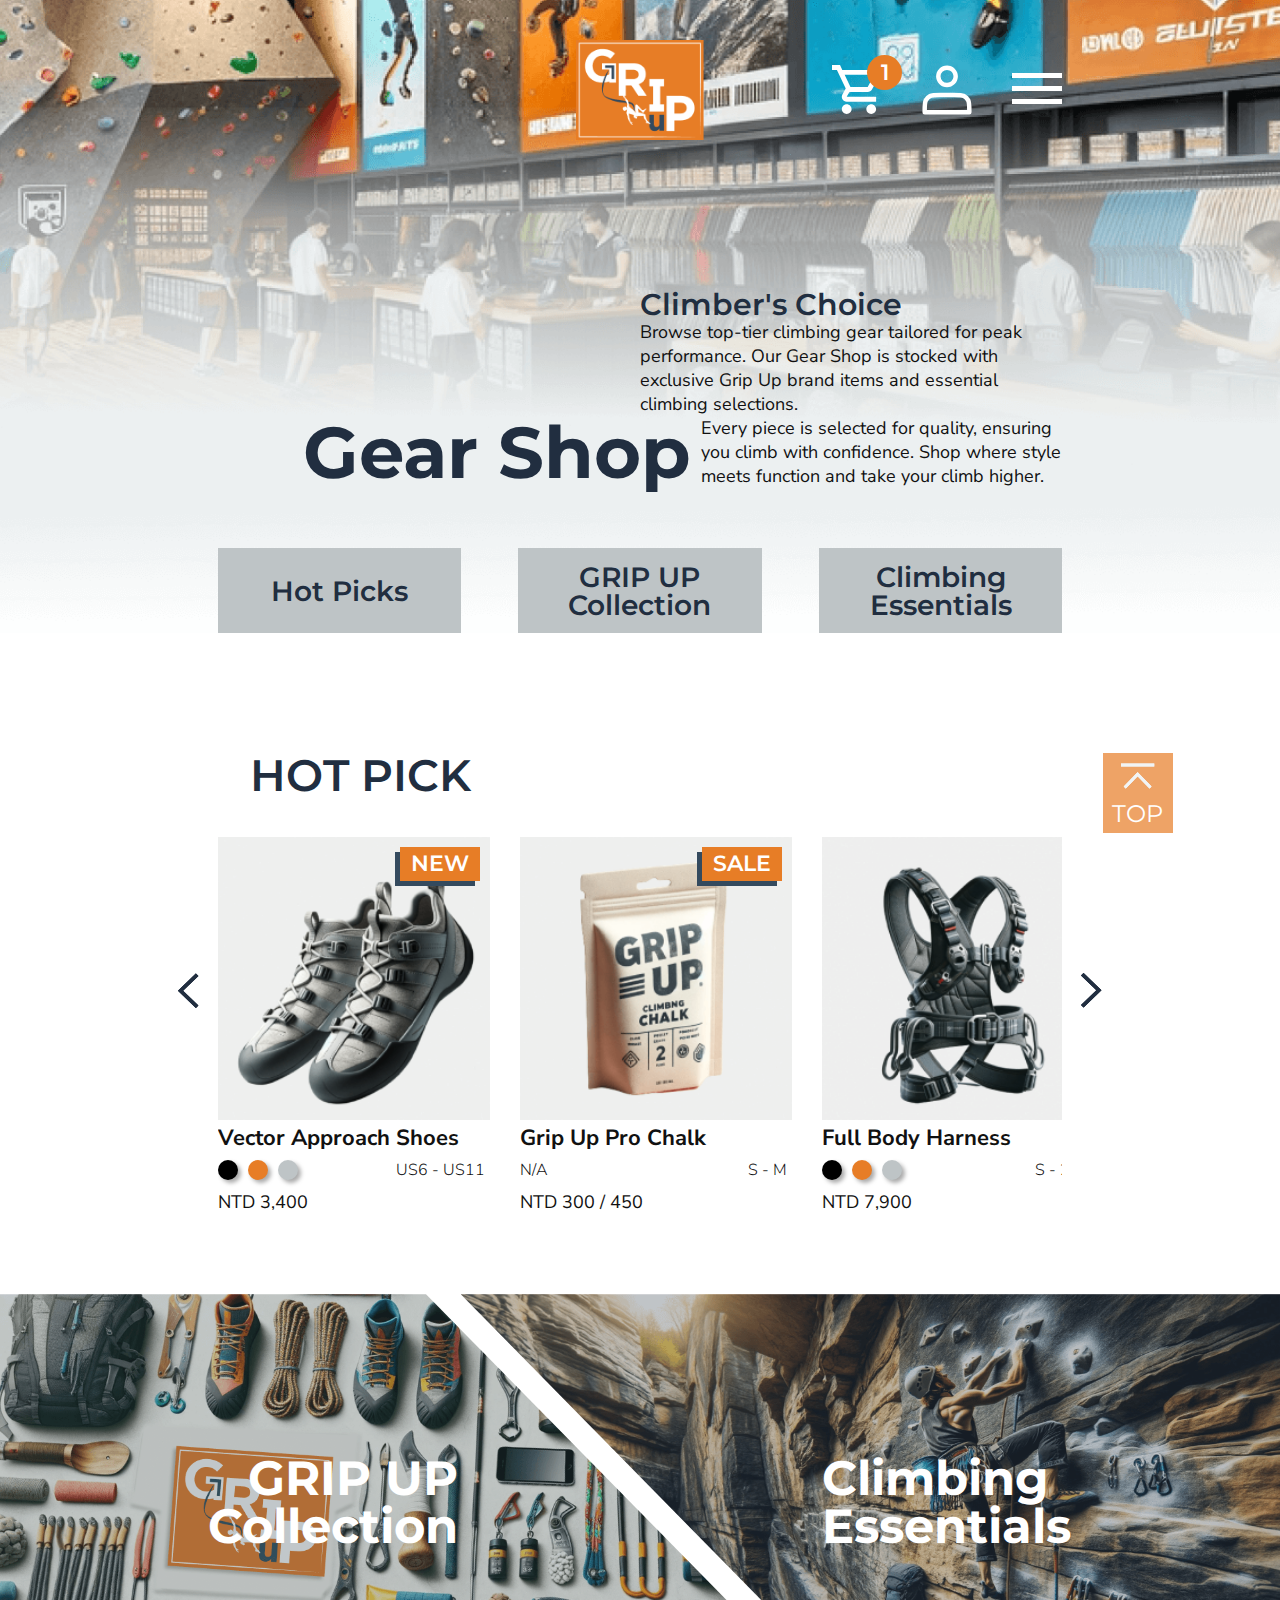
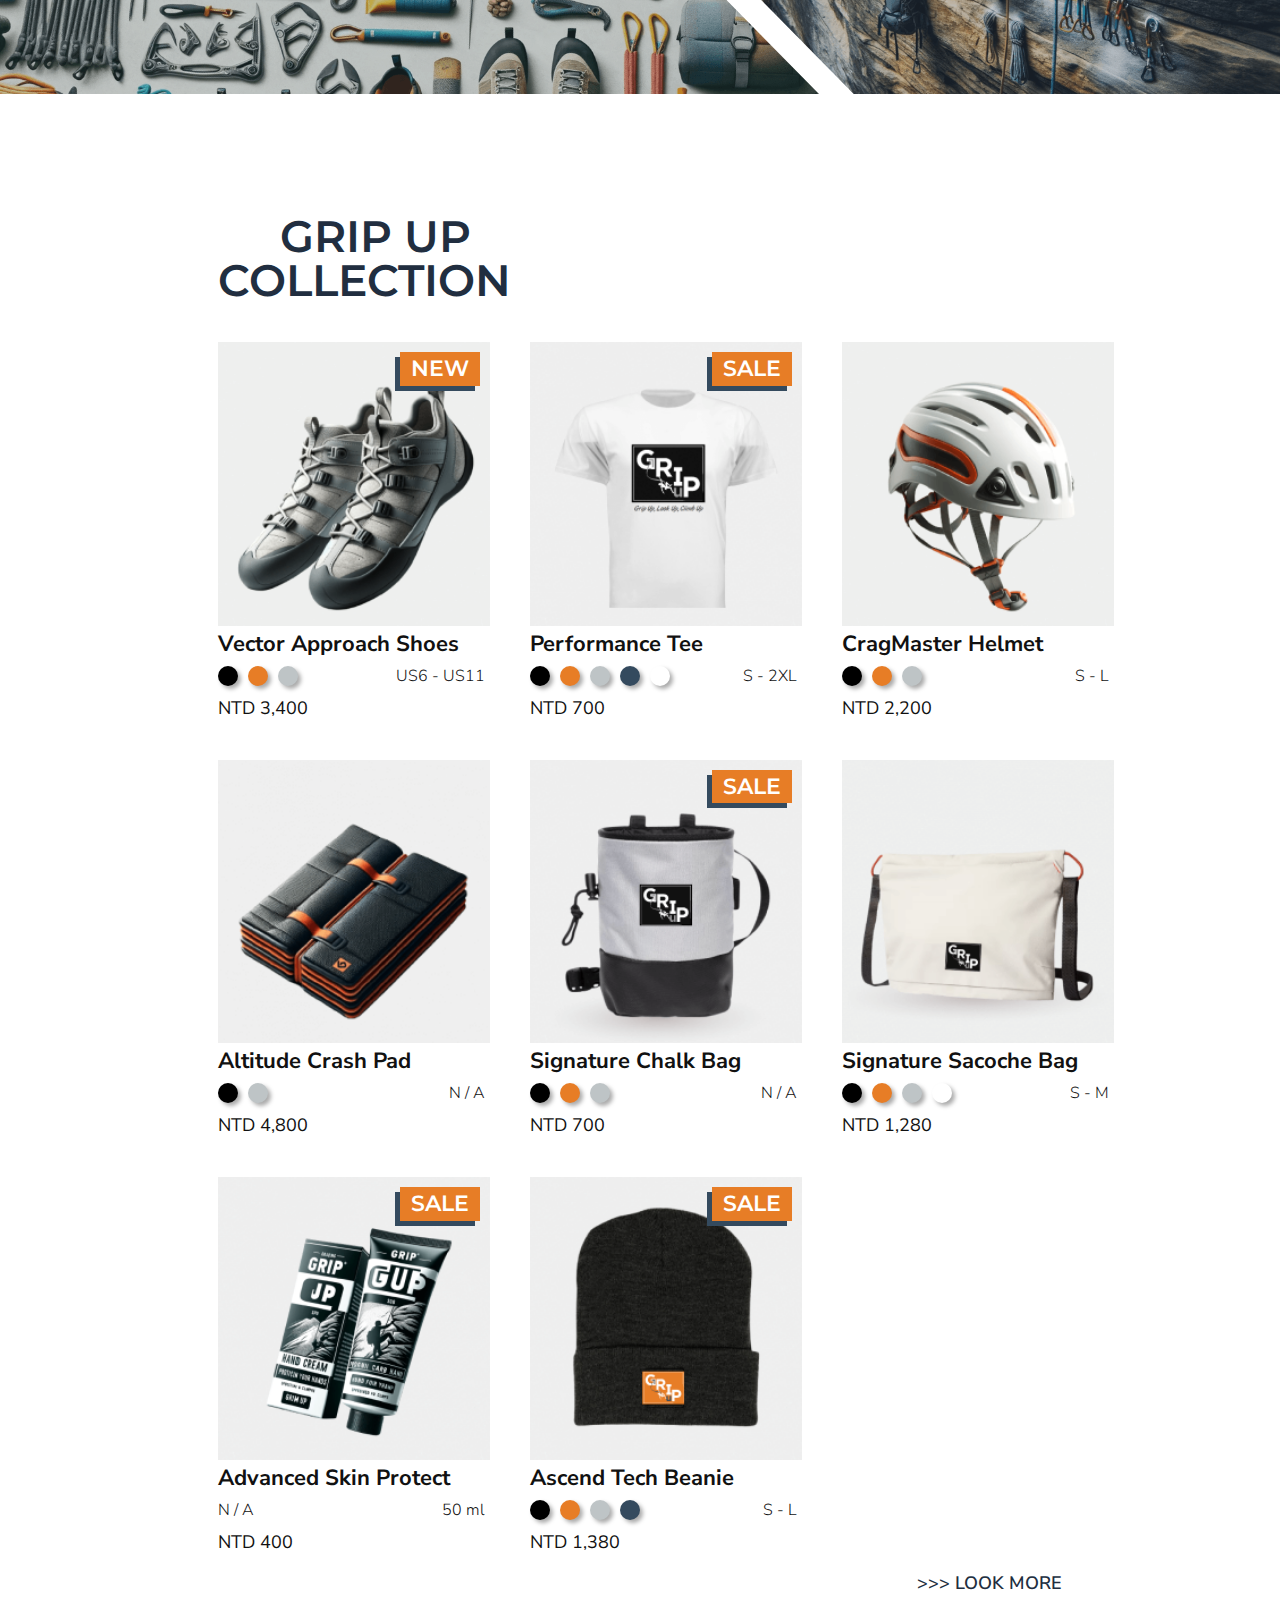
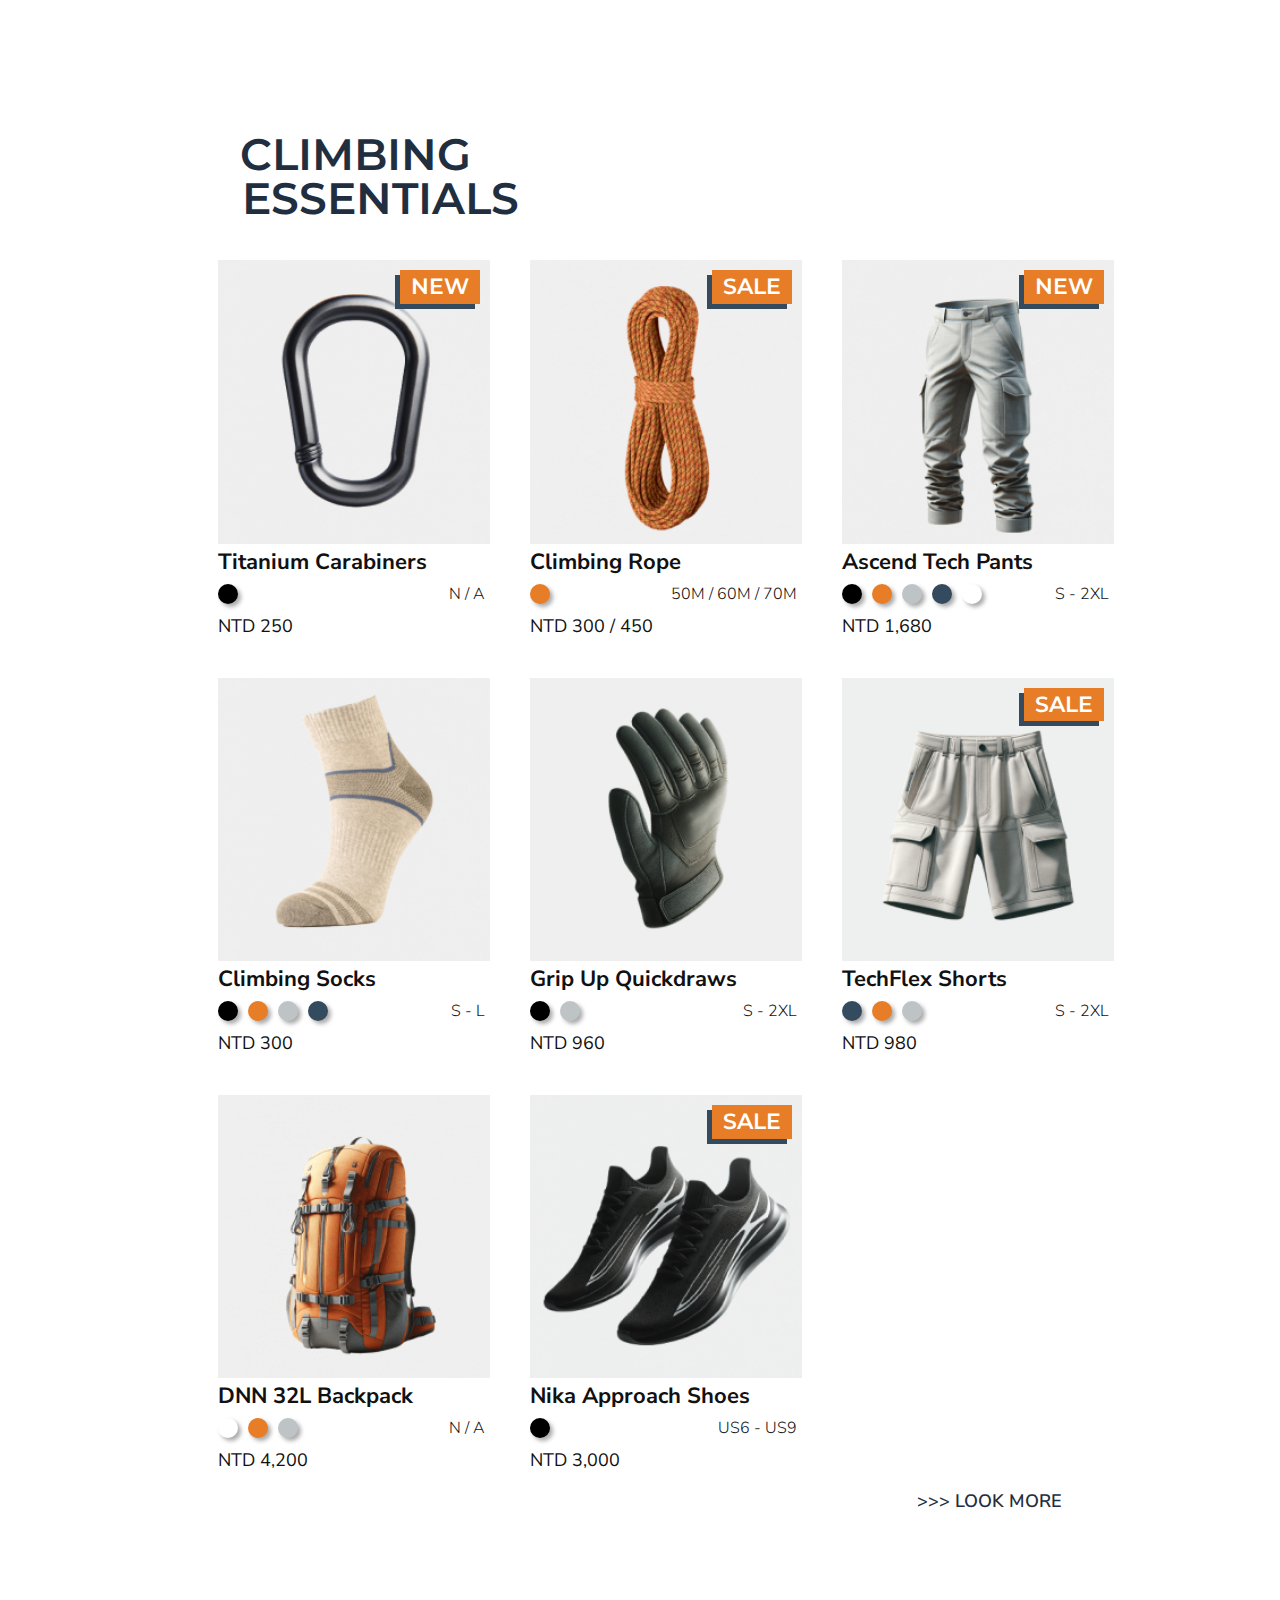
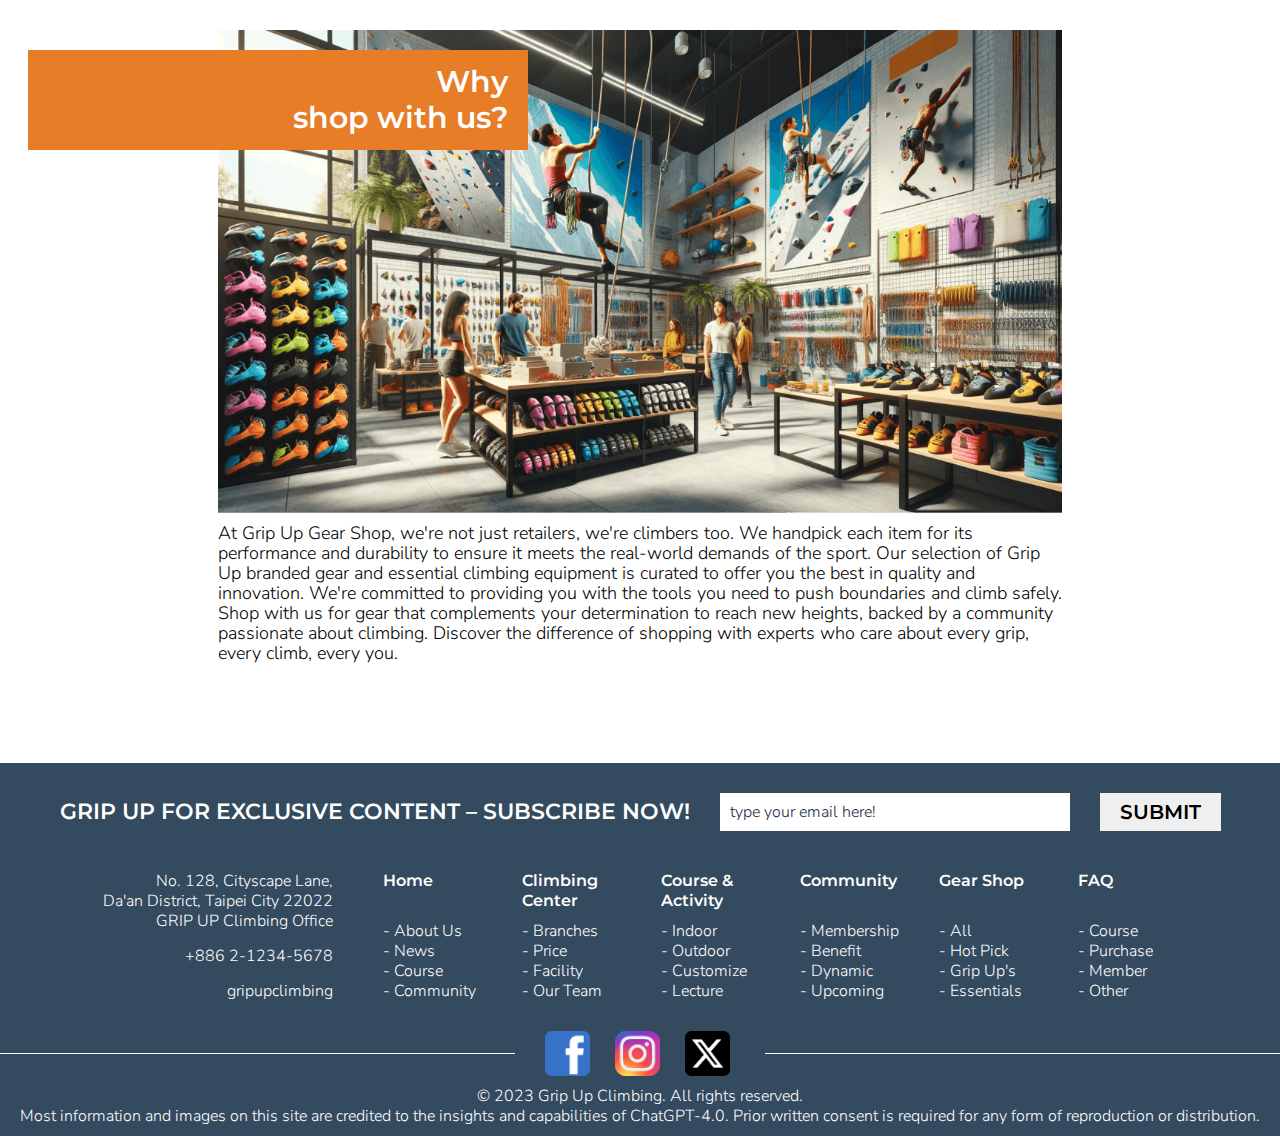
<file: shop.html>
<!DOCTYPE html>
<html lang="en">
  <head>
    <meta charset="UTF-8" />
    <meta name="viewport" content="width=device-width, initial-scale=1.0" />
    <title>Grip Up Climbing - Gear Shop</title>
    <link rel="stylesheet" href="./universe/reset.css" />
    <link rel="stylesheet" href="./universe/universe.css" />
    <link rel="stylesheet" href="./shop/shop.css" />
    <link rel="stylesheet" href="./universe/universe-footer.css" />

    <link rel="preconnect" href="https://fonts.googleapis.com" />
    <link rel="preconnect" href="https://fonts.gstatic.com" crossorigin />
    <link
      href="https://fonts.googleapis.com/css2?family=Montserrat:wght@600;700&family=Nunito+Sans:opsz,wght@6..12,300;6..12,400;6..12,500;6..12,600;6..12,700&display=swap"
      rel="stylesheet"
    />
    <script src="./universe/jquery-3.7.1.js"></script>
  </head>
  <body>
    <section class="header">
      <header>
        <div id="navbar" class="top"></div>
        <div class="pagetype">
          <h1 class="title">Gear Shop</h1>
          <div class="page-intro">
            <div class="up">
              <h4>Climber's Choice</h4>
              <p class="pbig">
                Browse top-tier climbing gear tailored for peak performance. Our
                Gear Shop is stocked with exclusive Grip Up brand items and
                essential climbing selections.
              </p>
            </div>
            <p class="pbig down">
              Every piece is selected for quality, ensuring you climb with
              confidence. Shop where style meets function and take your climb
              higher.
            </p>
          </div>
        </div>
        <div class="pagelink">
          <ul>
            <li><a class="btn-dark h4" href="#hotpick-link">Hot Picks</a></li>
            <li>
              <a class="btn-dark h4" href="#gripup-link">GRIP UP Collection</a>
            </li>
            <li>
              <a class="btn-dark h4" href="#essential-link"
                >Climbing Essentials</a
              >
            </li>
          </ul>
        </div>
      </header>
    </section>

    <section class="page-intro-small" id="page-intro-small"></section>

    <section class="content">
      <div class="backtotop">
        <a href="#" class="top-wrap">
          <div class="pic"><img src="./universe/top.svg" alt="" /></div>
          <p>TOP</p>
        </a>
      </div>

      <section class="hotpick">
        <h3 class="section-title" id="hotpick-link">Hot&nbspPick</h3>
        <div class="wrap">
          <div class="scroll scroll-left" id="scroll-left">
            <img src="./universe/scroll-left.svg" alt="" />
          </div>
          <div id="hot-list">
            <div id="hot-roll">
              <div class="item-card">
                <div class="pic">
                  <img src="./shop/shoes1.png" alt="Vector Approach Shoes" />
                  <div class="tag h6">NEW</div>
                  <a href="product.html" class="hover">
                    <p class="h6">MORE<br />DETAIL</p>
                  </a>
                </div>
                <p class="name pbig">Vector Approach Shoes</p>
                <div class="choice">
                  <div class="color-list">
                    <div class="color bk"></div>
                    <div class="color og"></div>
                    <div class="color gy"></div>
                  </div>
                  <p class="size-list psmall">US6 - US11</p>
                </div>
                <p class="price pbig">NTD 3,400</p>
              </div>
              <div class="item-card">
                <div class="pic">
                  <img src="./shop/chalk.png" alt="Grip Up Pro Chalk" />
                  <div class="tag h6">SALE</div>
                  <a href="#moreDetail" class="hover">
                    <p class="h6">MORE<br />DETAIL</p>
                  </a>
                </div>
                <p class="name pbig">Grip Up Pro Chalk</p>
                <div class="choice">
                  <p class="psmall">N/A</p>
                  <p class="size-list psmall">S - M</p>
                </div>
                <p class="price pbig">NTD 300 / 450</p>
              </div>
              <div class="item-card">
                <div class="pic">
                  <img src="./shop/harness.png" alt="Full Body Harness" />
                  <a href="#moreDetail" class="hover">
                    <p class="h6">MORE<br />DETAIL</p>
                  </a>
                </div>
                <p class="name pbig">Full Body Harness</p>
                <div class="choice">
                  <div class="color-list">
                    <div class="color bk"></div>
                    <div class="color og"></div>
                    <div class="color gy"></div>
                  </div>
                  <p class="size-list psmall">S - 2XL</p>
                </div>
                <p class="price pbig">NTD 7,900</p>
              </div>
              <div class="item-card">
                <div class="pic">
                  <img src="./shop/quickdraws.png" alt="Grip Up Quickdraws" />
                  <div class="tag h6">SALE</div>
                  <a href="#moreDetail" class="hover">
                    <p class="h6">MORE<br />DETAIL</p>
                  </a>
                </div>
                <p class="name pbig">Grip Up Quickdraws</p>
                <div class="choice">
                  <div class="color-list">
                    <div class="color bl"></div>
                    <div class="color og"></div>
                    <div class="color gy"></div>
                  </div>
                  <p class="size-list psmall">5 PACKS</p>
                </div>
                <p class="price pbig">NTD 690</p>
              </div>
              <div class="item-card">
                <div class="pic">
                  <img src="./shop/tshirt.png" alt="Performance Tee" />
                  <div class="tag h6">SALE</div>
                  <a href="#moreDetail" class="hover">
                    <p class="h6">MORE<br />DETAIL</p>
                  </a>
                </div>
                <p class="name pbig">Performance Tee</p>
                <div class="choice">
                  <div class="color-list">
                    <div class="color bk"></div>
                    <div class="color og"></div>
                    <div class="color gy"></div>
                    <div class="color bl"></div>
                    <div class="color wt"></div>
                  </div>
                  <p class="size-list psmall">S - 2XL</p>
                </div>
                <p class="price pbig">NTD 700</p>
              </div>
              <div class="item-card">
                <div class="pic">
                  <img src="./shop/halmet.png" alt="CragMaster Helmet" />
                  <a href="#moreDetail" class="hover">
                    <p class="h6">MORE<br />DETAIL</p>
                  </a>
                </div>
                <p class="name pbig">CragMaster Helmet</p>
                <div class="choice">
                  <div class="color-list">
                    <div class="color bk"></div>
                    <div class="color og"></div>
                    <div class="color gy"></div>
                  </div>
                  <p class="size-list psmall">S - L</p>
                </div>
                <p class="price pbig">NTD 2,200</p>
              </div>
            </div>
          </div>
          <div class="scroll scroll-right" id="scroll-right">
            <img src="./universe/scroll-right.svg" alt="" />
          </div>
        </div>
      </section>
      <section class="type">
        <a href="#gripup-link" class="pic left">
          <div class="hover"></div>
          <p class="h2 p-left">GRIP UP<br />Collection</p>
        </a>
        <a href="#essential-link" class="pic right">
          <div class="hover"></div>
          <p class="h2 p-right">Climbing<br />Essentials</p>
        </a>
      </section>
      <section class="collection">
        <h3 class="section-title" id="gripup-link">GRIP UP<br />Collection</h3>
        <div class="wrap">
          <div class="item-list">
            <div class="item-card">
              <div class="pic">
                <img src="./shop/shoes1.png" alt="Vector Approach Shoes" />
                <div class="tag h6">NEW</div>
                <a href="product.html" class="hover">
                  <p class="h6">MORE<br />DETAIL</p>
                </a>
              </div>
              <p class="name pbig">Vector Approach Shoes</p>
              <div class="choice">
                <div class="color-list">
                  <div class="color bk"></div>
                  <div class="color og"></div>
                  <div class="color gy"></div>
                </div>
                <p class="size-list psmall">US6 - US11</p>
              </div>
              <p class="price pbig">NTD 3,400</p>
            </div>
            <div class="item-card">
              <div class="pic">
                <img src="./shop/tshirt.png" alt="Performance Tee" />
                <div class="tag h6">SALE</div>
                <a href="#moreDetail" class="hover">
                  <p class="h6">MORE<br />DETAIL</p>
                </a>
              </div>
              <p class="name pbig">Performance Tee</p>
              <div class="choice">
                <div class="color-list">
                  <div class="color bk"></div>
                  <div class="color og"></div>
                  <div class="color gy"></div>
                  <div class="color bl"></div>
                  <div class="color wt"></div>
                </div>
                <p class="size-list psmall">S - 2XL</p>
              </div>
              <p class="price pbig">NTD 700</p>
            </div>
            <div class="item-card">
              <div class="pic">
                <img src="./shop/halmet.png" alt="CragMaster Helmet" />
                <a href="#moreDetail" class="hover">
                  <p class="h6">MORE<br />DETAIL</p>
                </a>
              </div>
              <p class="name pbig">CragMaster Helmet</p>
              <div class="choice">
                <div class="color-list">
                  <div class="color bk"></div>
                  <div class="color og"></div>
                  <div class="color gy"></div>
                </div>
                <p class="size-list psmall">S - L</p>
              </div>
              <p class="price pbig">NTD 2,200</p>
            </div>
            <div class="item-card">
              <div class="pic">
                <img src="./shop/pad.png" alt="Altitude Crash Pad" />
                <a href="#moreDetail" class="hover">
                  <p class="h6">MORE<br />DETAIL</p>
                </a>
              </div>
              <p class="name pbig">Altitude Crash Pad</p>
              <div class="choice">
                <div class="color-list">
                  <div class="color bk"></div>
                  <div class="color gy"></div>
                </div>
                <p class="size-list psmall">N / A</p>
              </div>
              <p class="price pbig">NTD 4,800</p>
            </div>
            <div class="item-card">
              <div class="pic">
                <img src="./shop/chalkbag.png" alt="Signature Chalk Bag" />
                <div class="tag h6">SALE</div>
                <a href="#moreDetail" class="hover">
                  <p class="h6">MORE<br />DETAIL</p>
                </a>
              </div>
              <p class="name pbig">Signature Chalk Bag</p>
              <div class="choice">
                <div class="color-list">
                  <div class="color bk"></div>
                  <div class="color og"></div>
                  <div class="color gy"></div>
                </div>
                <p class="size-list psmall">N / A</p>
              </div>
              <p class="price pbig">NTD 700</p>
            </div>
            <div class="item-card">
              <div class="pic">
                <img src="./shop/scoche.png" alt="Signature Sacoche Bag" />
                <a href="#moreDetail" class="hover">
                  <p class="h6">MORE<br />DETAIL</p>
                </a>
              </div>
              <p class="name pbig">Signature Sacoche Bag</p>
              <div class="choice">
                <div class="color-list">
                  <div class="color bk"></div>
                  <div class="color og"></div>
                  <div class="color gy"></div>
                  <div class="color wt"></div>
                </div>
                <p class="size-list psmall">S - M</p>
              </div>
              <p class="price pbig">NTD 1,280</p>
            </div>
            <div class="item-card">
              <div class="pic">
                <img src="./shop/cream.png" alt="Advanced Skin Protect" />
                <div class="tag h6">SALE</div>
                <a href="#moreDetail" class="hover">
                  <p class="h6">MORE<br />DETAIL</p>
                </a>
              </div>
              <p class="name pbig">Advanced Skin Protect</p>
              <div class="choice">
                <p class="psmall">N / A</p>
                <p class="size-list psmall">50 ml</p>
              </div>
              <p class="price pbig">NTD 400</p>
            </div>
            <div class="item-card">
              <div class="pic">
                <img src="./shop/beneie.png" alt="Ascend Tech Beanie" />
                <div class="tag h6">SALE</div>
                <a href="#moreDetail" class="hover">
                  <p class="h6">MORE<br />DETAIL</p>
                </a>
              </div>
              <p class="name pbig">Ascend Tech Beanie</p>
              <div class="choice">
                <div class="color-list">
                  <div class="color bk"></div>
                  <div class="color og"></div>
                  <div class="color gy"></div>
                  <div class="color bl"></div>
                </div>
                <p class="size-list psmall">S - L</p>
              </div>
              <p class="price pbig">NTD 1,380</p>
            </div>
          </div>
          <a href="#lookmore" class="readmore h6">>>> Look More</a>
        </div>
      </section>
      <section class="essential">
        <h3 class="section-title" id="essential-link">
          Climbing<br />&nbsp&nbspEssentials
        </h3>
        <div class="wrap">
          <div class="item-list">
            <div class="item-card">
              <div class="pic">
                <img src="./shop/ring.png" alt="Titanium Carabiners" />
                <div class="tag h6">NEW</div>
                <a href="#moreDetail" class="hover">
                  <p class="h6">MORE<br />DETAIL</p>
                </a>
              </div>
              <p class="name pbig">Titanium Carabiners</p>
              <div class="choice">
                <div class="color-list">
                  <div class="color bk"></div>
                </div>
                <p class="size-list psmall">N / A</p>
              </div>
              <p class="price pbig">NTD 250</p>
            </div>
            <div class="item-card">
              <div class="pic">
                <img src="./shop/rope.png" alt="Climbing Rope" />
                <div class="tag h6">SALE</div>
                <a href="#moreDetail" class="hover">
                  <p class="h6">MORE<br />DETAIL</p>
                </a>
              </div>
              <p class="name pbig">Climbing Rope</p>
              <div class="choice">
                <div class="color-list">
                  <div class="color og"></div>
                </div>
                <p class="size-list psmall">50M / 60M / 70M</p>
              </div>
              <p class="price pbig">NTD 300 / 450</p>
            </div>
            <div class="item-card">
              <div class="pic">
                <img src="./shop/paints.png" alt="Ascend Tech Pants" />
                <div class="tag h6">NEW</div>
                <a href="#moreDetail" class="hover">
                  <p class="h6">MORE<br />DETAIL</p>
                </a>
              </div>
              <p class="name pbig">Ascend Tech Pants</p>
              <div class="choice">
                <div class="color-list">
                  <div class="color bk"></div>
                  <div class="color og"></div>
                  <div class="color gy"></div>
                  <div class="color bl"></div>
                  <div class="color wt"></div>
                </div>
                <p class="size-list psmall">S - 2XL</p>
              </div>
              <p class="price pbig">NTD 1,680</p>
            </div>
            <div class="item-card">
              <div class="pic">
                <img src="./shop/socks.png" alt="Climbing Socks" />
                <a href="#moreDetail" class="hover">
                  <p class="h6">MORE<br />DETAIL</p>
                </a>
              </div>
              <p class="name pbig">Climbing Socks</p>
              <div class="choice">
                <div class="color-list">
                  <div class="color bk"></div>
                  <div class="color og"></div>
                  <div class="color gy"></div>
                  <div class="color bl"></div>
                </div>
                <p class="size-list psmall">S - L</p>
              </div>
              <p class="price pbig">NTD 300</p>
            </div>
            <div class="item-card">
              <div class="pic">
                <img src="./shop/gloves.png" alt="M2G Belaying Gloves" />
                <a href="#moreDetail" class="hover">
                  <p class="h6">MORE<br />DETAIL</p>
                </a>
              </div>
              <p class="name pbig">Grip Up Quickdraws</p>
              <div class="choice">
                <div class="color-list">
                  <div class="color bk"></div>
                  <div class="color gy"></div>
                </div>
                <p class="size-list psmall">S - 2XL</p>
              </div>
              <p class="price pbig">NTD 960</p>
            </div>
            <div class="item-card">
              <div class="pic">
                <img src="./shop/shorts.png" alt="TechFlex Shorts" />
                <div class="tag h6">SALE</div>
                <a href="#moreDetail" class="hover">
                  <p class="h6">MORE<br />DETAIL</p>
                </a>
              </div>
              <p class="name pbig">TechFlex Shorts</p>
              <div class="choice">
                <div class="color-list">
                  <div class="color bl"></div>
                  <div class="color og"></div>
                  <div class="color gy"></div>
                </div>
                <p class="size-list psmall">S - 2XL</p>
              </div>
              <p class="price pbig">NTD 980</p>
            </div>
            <div class="item-card">
              <div class="pic">
                <img src="./shop/bagpack.png" alt="DNN 32L Backpack" />
                <a href="#moreDetail" class="hover">
                  <p class="h6">MORE<br />DETAIL</p>
                </a>
              </div>
              <p class="name pbig">DNN 32L Backpack</p>
              <div class="choice">
                <div class="color-list">
                  <div class="color bK"></div>
                  <div class="color og"></div>
                  <div class="color gy"></div>
                </div>
                <p class="size-list psmall">N / A</p>
              </div>
              <p class="price pbig">NTD 4,200</p>
            </div>
            <div class="item-card">
              <div class="pic">
                <img src="./shop/shoe2.png" alt="Nika Approach Shoes" />
                <div class="tag h6">SALE</div>
                <a href="#moreDetail" class="hover">
                  <p class="h6">MORE<br />DETAIL</p>
                </a>
              </div>
              <p class="name pbig">Nika Approach Shoes</p>
              <div class="choice">
                <div class="color-list">
                  <div class="color bk"></div>
                </div>
                <p class="size-list psmall">US6 - US9</p>
              </div>
              <p class="price pbig">NTD 3,000</p>
            </div>
          </div>
          <a href="#lookmore" class="readmore h6">>>> Look More</a>
        </div>
      </section>
      <div class="poster">
        <div class="pic">
          <img src="./shop/shop-bottom.png" alt="ImageofShopArea" />

          <p class="slogan h4">
            Why<br />
            shop with us?
          </p>
        </div>
        <p class="psmall">
          At Grip Up Gear Shop, we're not just retailers, we're climbers too. We
          handpick each item for its performance and durability to ensure it
          meets the real-world demands of the sport. Our selection of Grip Up
          branded gear and essential climbing equipment is curated to offer you
          the best in quality and innovation. We're committed to providing you
          with the tools you need to push boundaries and climb safely. Shop with
          us for gear that complements your determination to reach new heights,
          backed by a community passionate about climbing. Discover the
          difference of shopping with experts who care about every grip, every
          climb, every you.
        </p>
      </div>
    </section>

    <footer id="footer-container"></footer>

    <script src="./universe/footer.js"></script>
    <script src="./shop/shop.js"></script>
  </body>
</html>
</file>
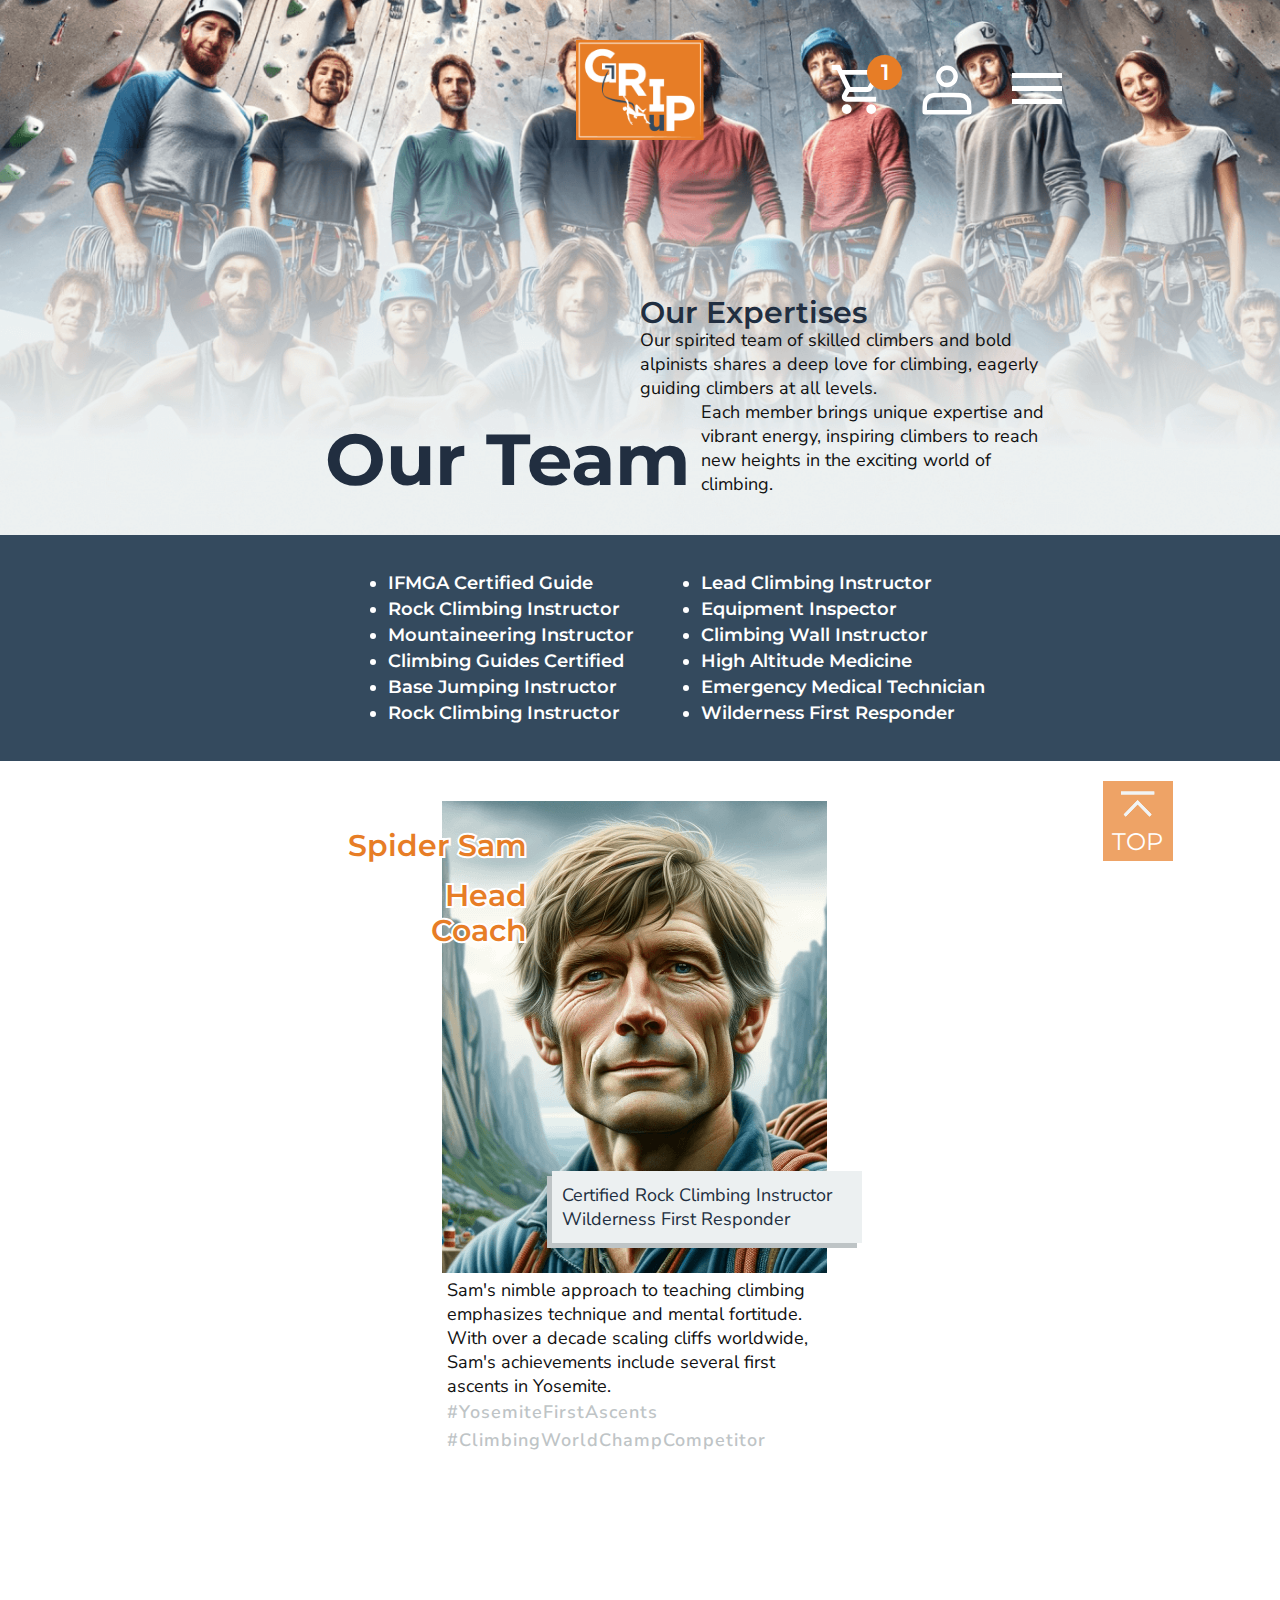
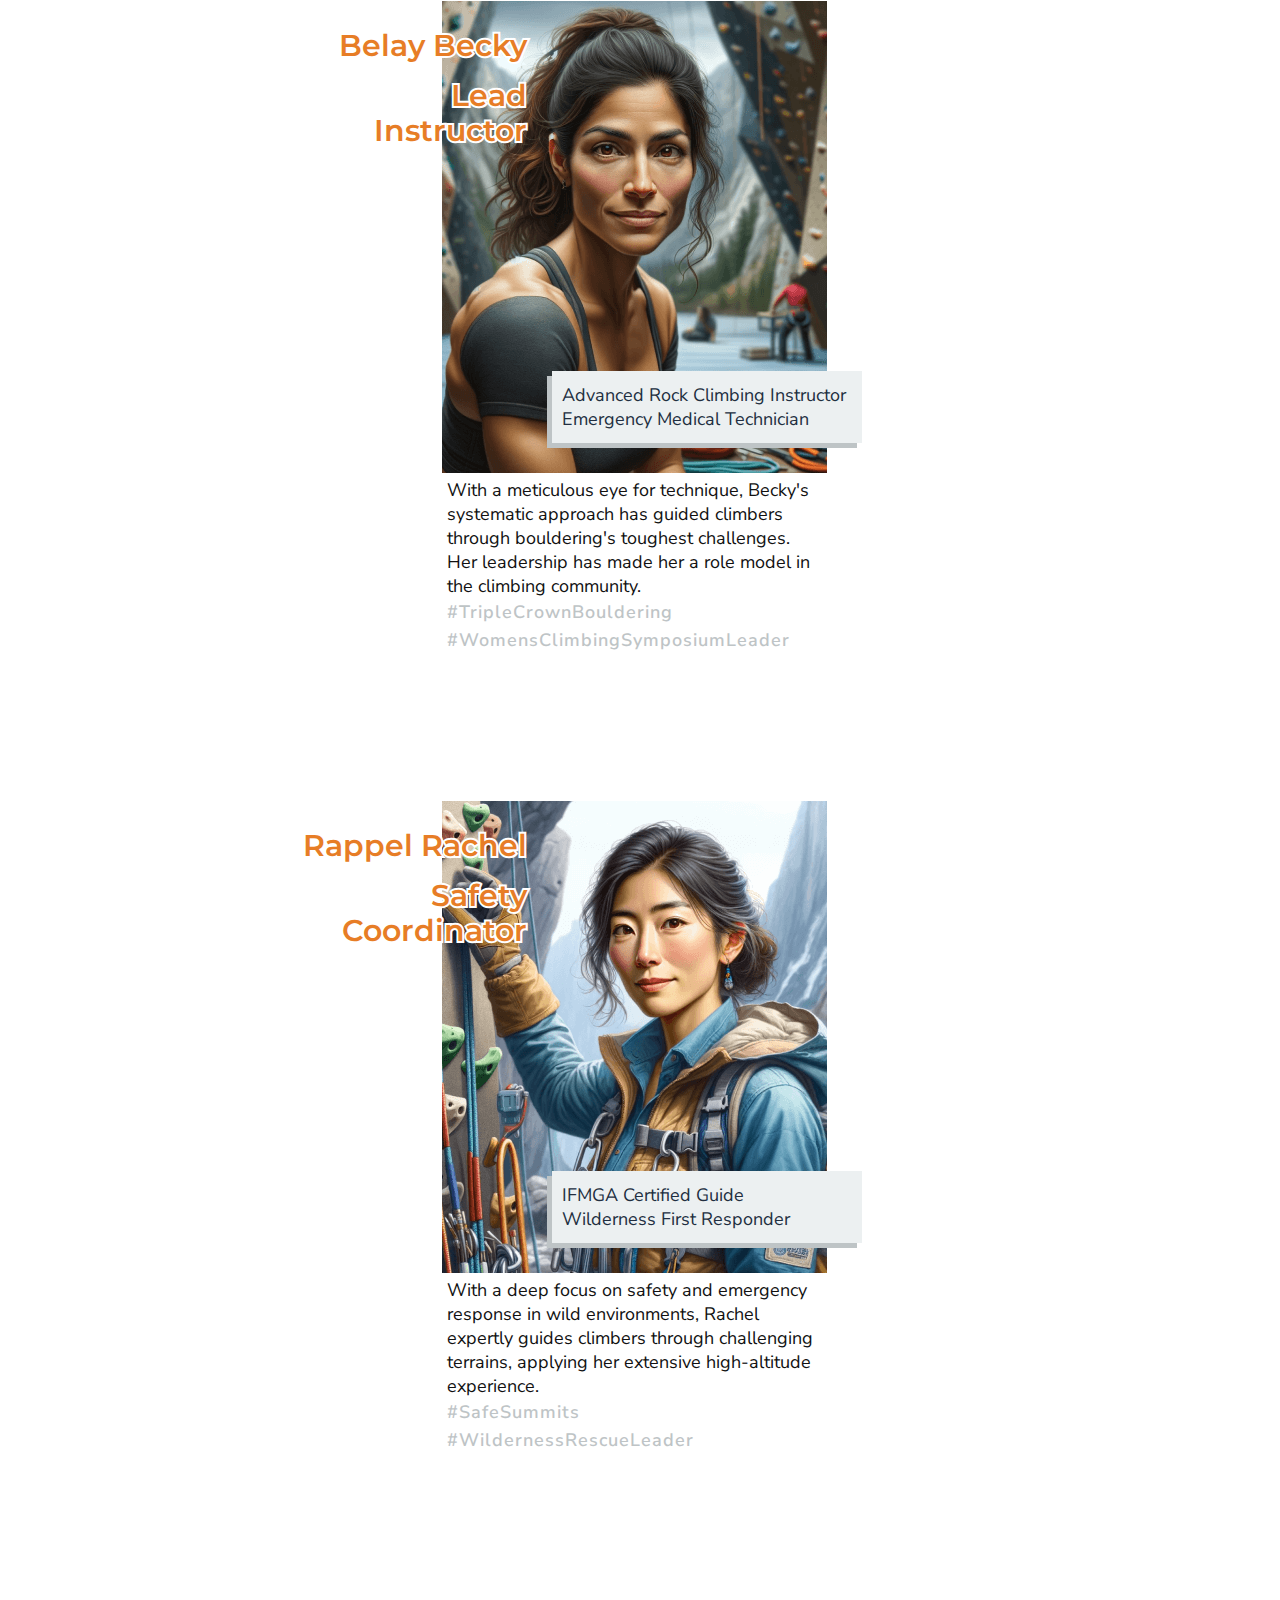
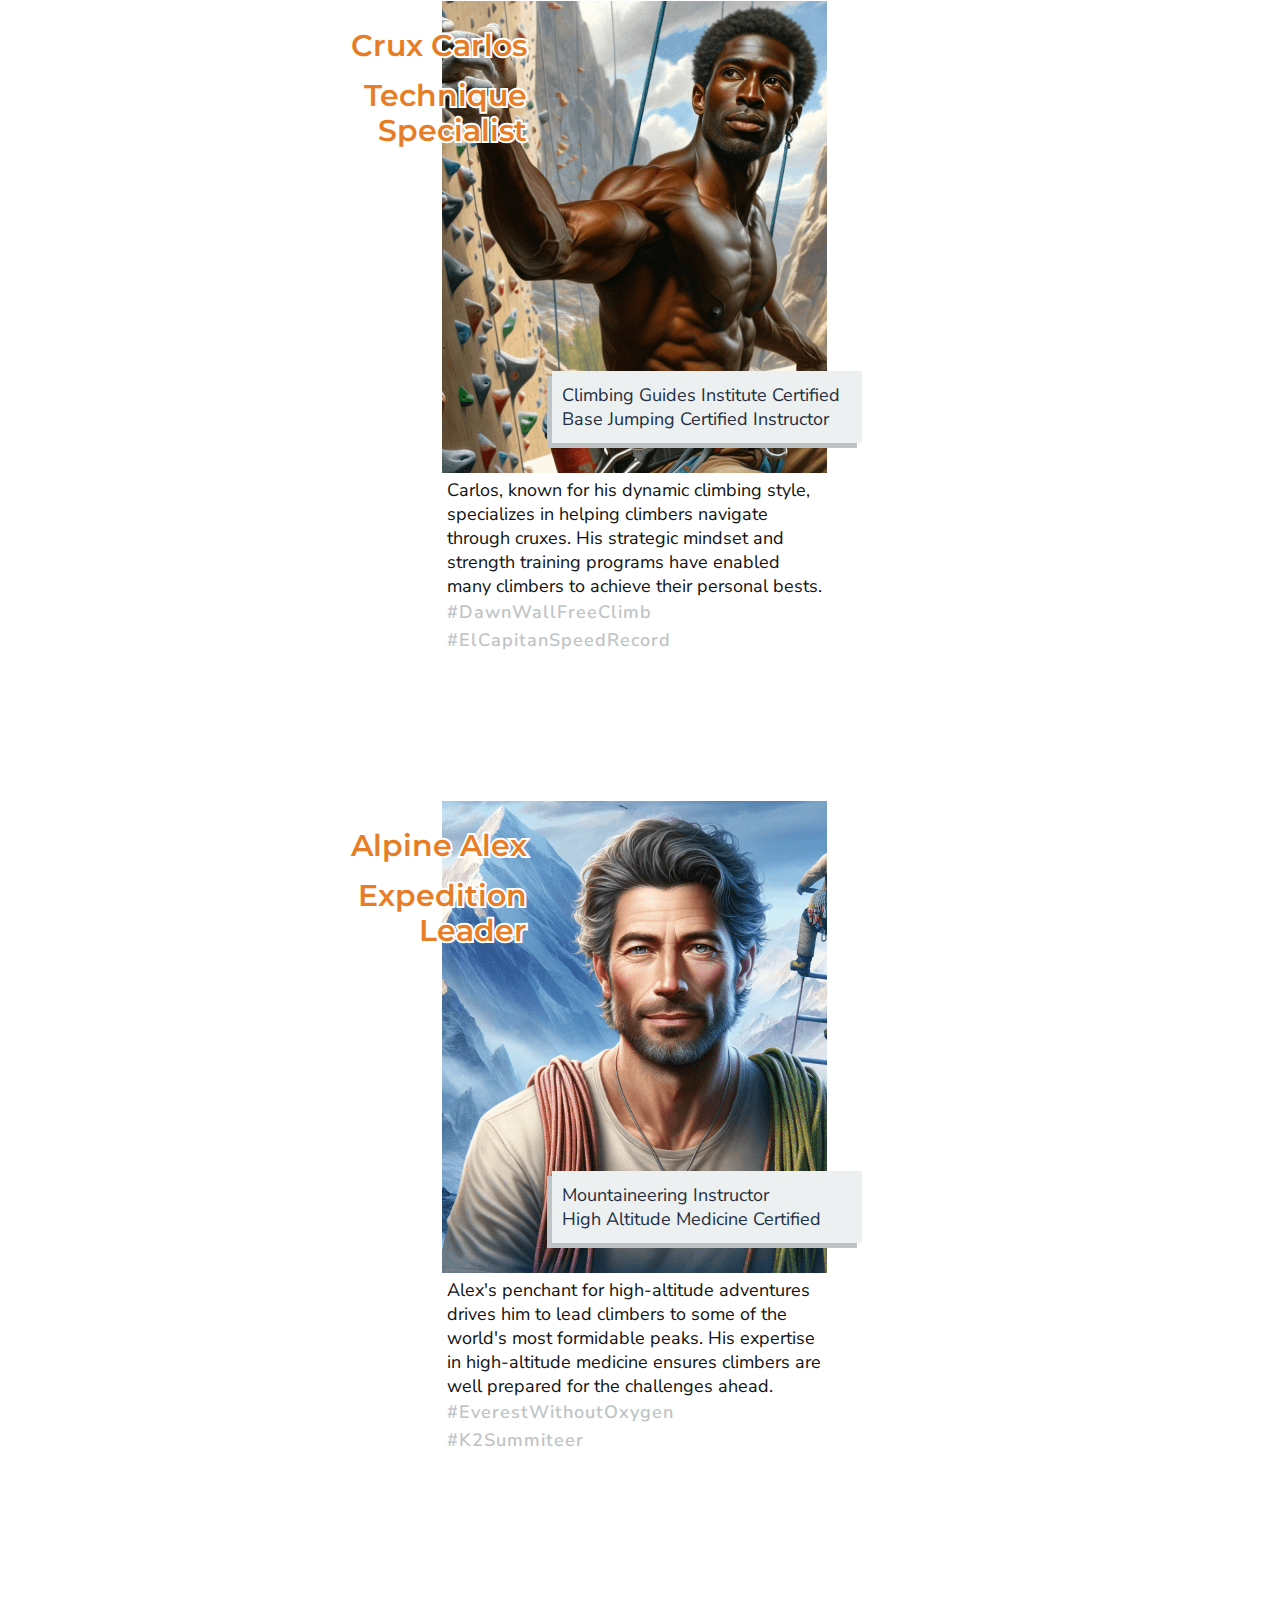
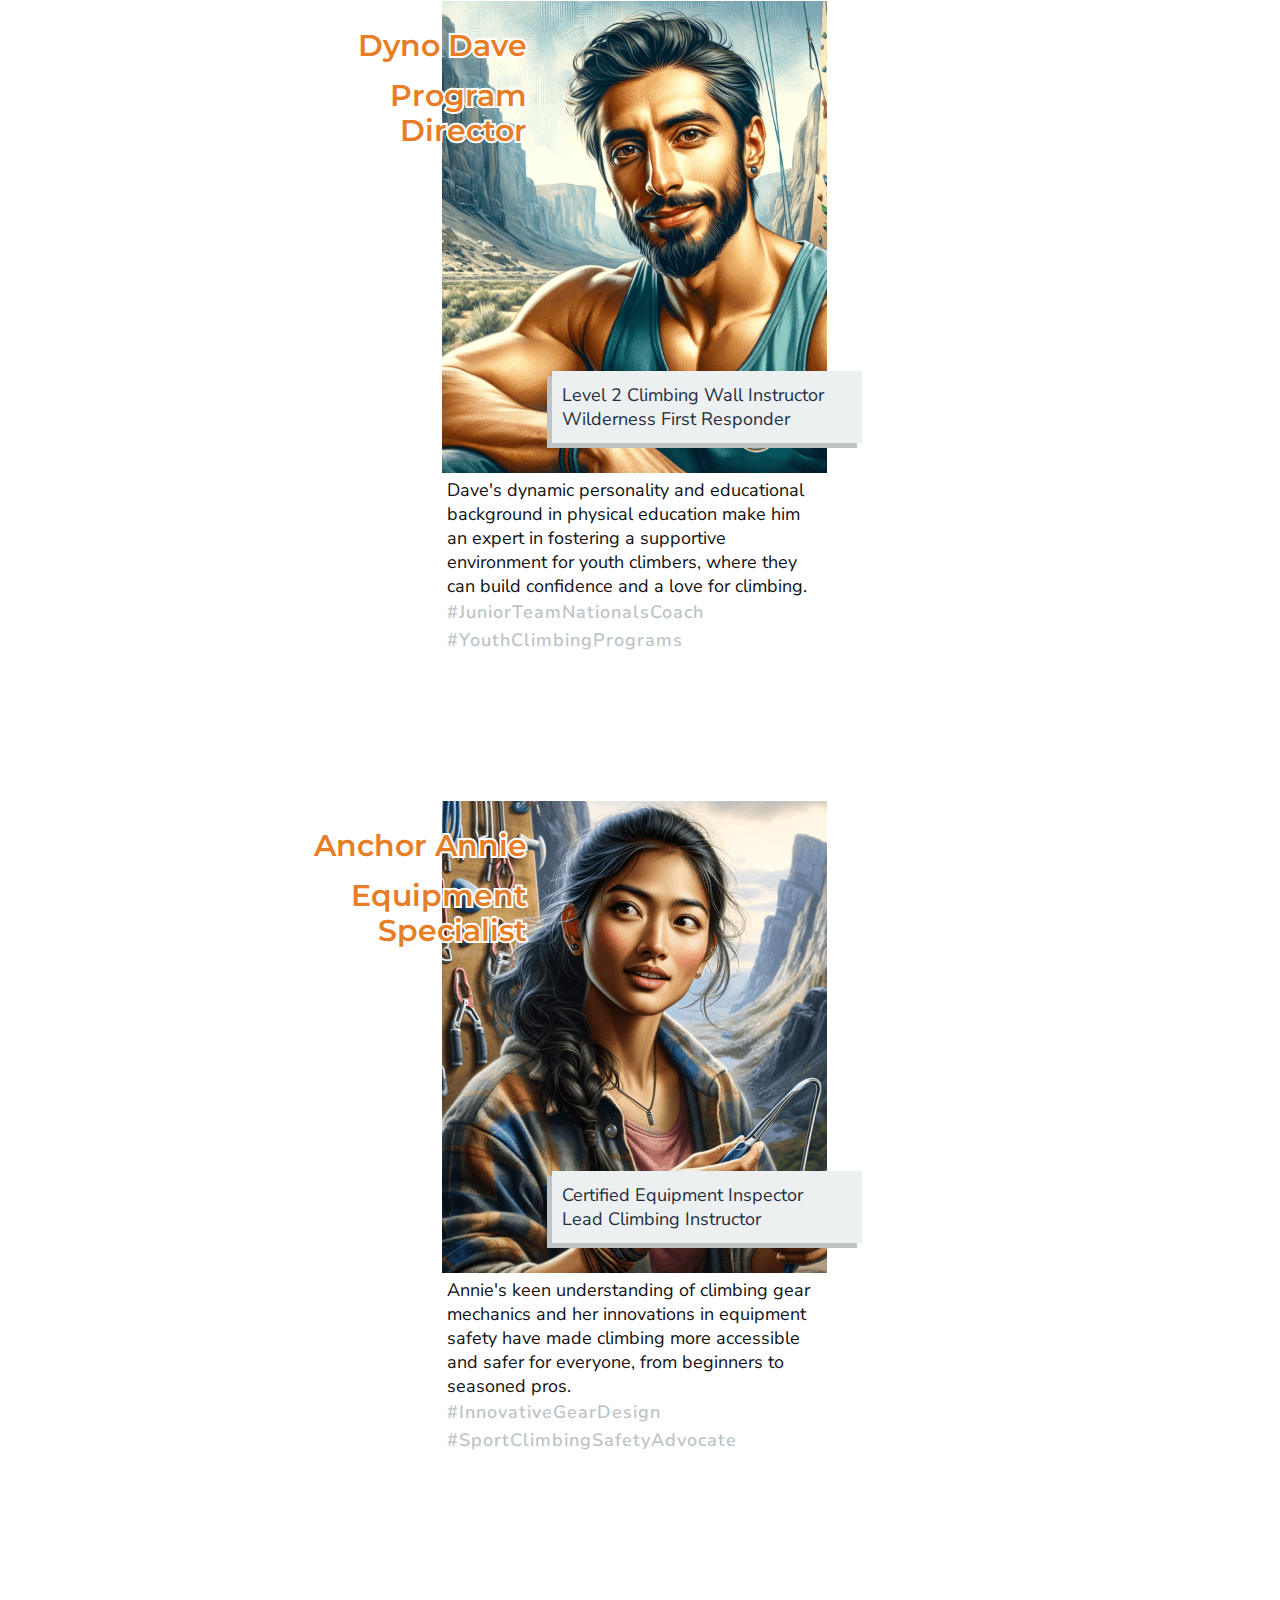
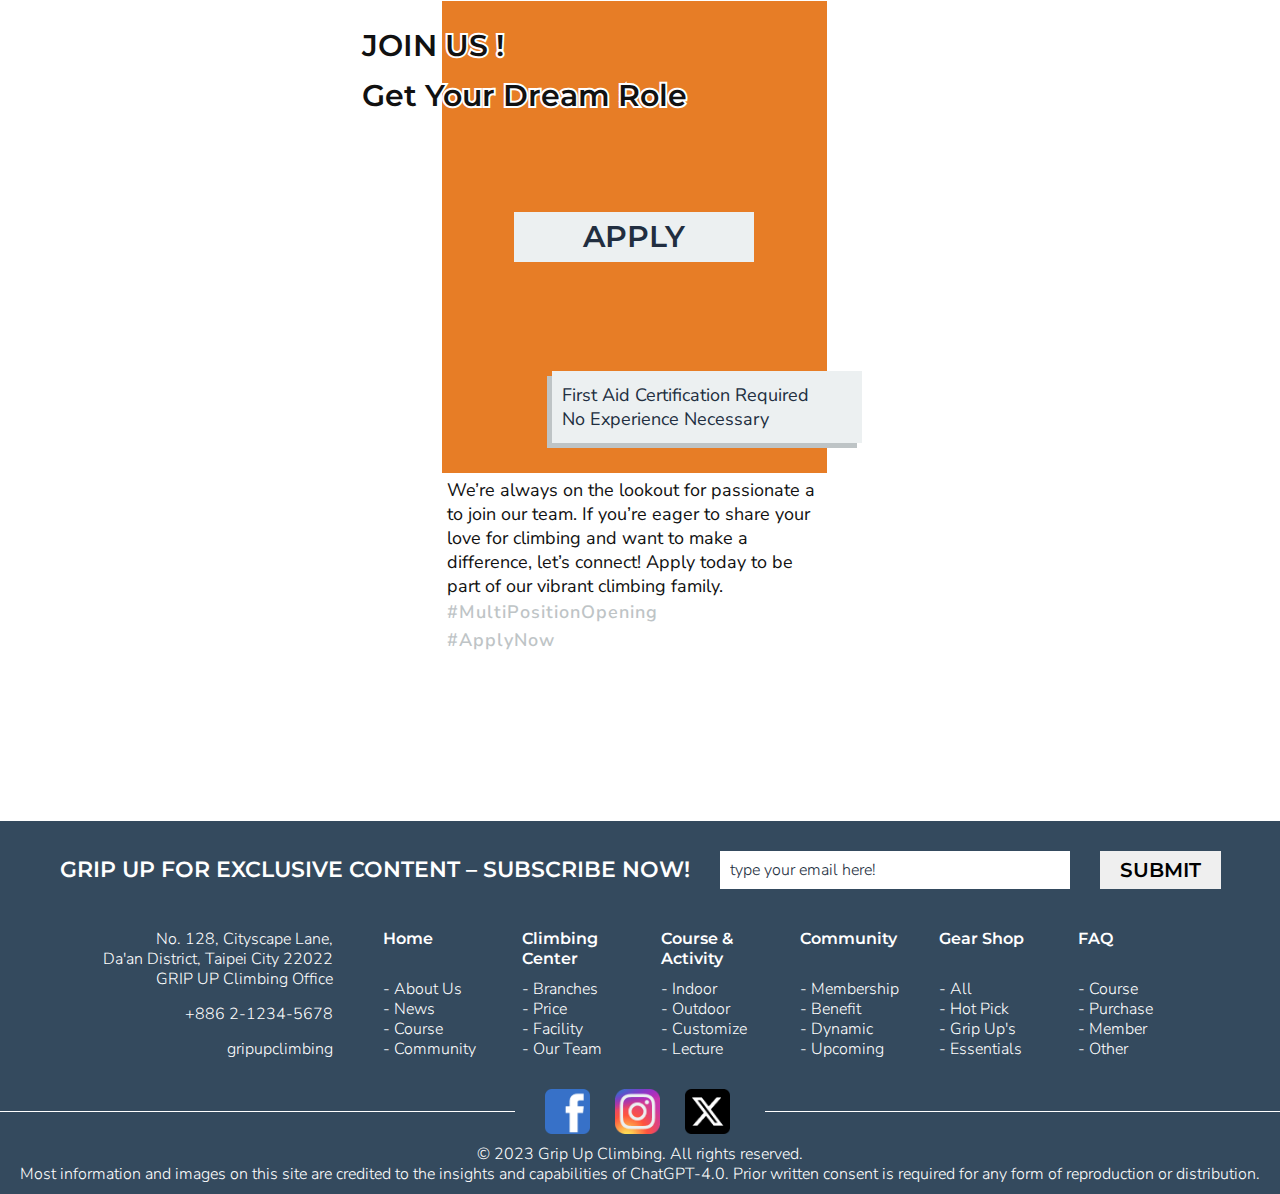
<file: team.html>
<!DOCTYPE html>
<html lang="en">
  <head>
    <meta charset="UTF-8" />
    <meta name="viewport" content="width=device-width, initial-scale=1.0" />
    <title>Grip Up Climbing - Our Team</title>
    <link rel="stylesheet" href="./universe/reset.css" />
    <link rel="stylesheet" href="./universe/universe.css" />
    <link rel="stylesheet" href="./team/team.css" />
    <link rel="stylesheet" href="./universe/universe-footer.css" />

    <link rel="preconnect" href="https://fonts.googleapis.com" />
    <link rel="preconnect" href="https://fonts.gstatic.com" crossorigin />
    <link
      href="https://fonts.googleapis.com/css2?family=Montserrat:wght@600;700&family=Nunito+Sans:opsz,wght@6..12,300;6..12,400;6..12,500;6..12,600;6..12,700&display=swap"
      rel="stylesheet"
    />
    <script src="./universe/jquery-3.7.1.js"></script>
  </head>
  <body>
    <section class="header">
      <header>
        <div id="navbar" class="top"></div>
        <div class="pagetype">
          <div class="title"><h1>Our Team</h1></div>
          <div class="page-intro">
            <div class="up">
              <h4>Our Expertises</h4>
              <p class="pbig">
                Our spirited team of skilled climbers and bold alpinists shares
                a deep love for climbing, eagerly guiding climbers at all
                levels.
              </p>
            </div>
            <p class="pbig down">
              Each member brings unique expertise and vibrant energy, inspiring
              climbers to reach new heights in the exciting world of climbing.
            </p>
          </div>
        </div>
      </header>
    </section>

    <section class="page-intro-small" id="page-intro-small"></section>

    <section class="highlight">
      <div class="wrap">
        <ul class="h5">
          <div class="slide">
            <li>IFMGA Certified Guide</li>
            <li>Rock Climbing Instructor</li>
            <li>Mountaineering Instructor</li>
            <li>Climbing Guides Certified</li>
          </div>
          <div class="slide">
            <li>Base Jumping Instructor</li>
            <li>Rock Climbing Instructor</li>
            <li>Lead Climbing Instructor</li>
            <li>Equipment Inspector</li>
          </div>
          <div class="slide">
            <li>Climbing Wall Instructor</li>
            <li>High Altitude Medicine</li>
            <li>Emergency Medical Technician</li>
            <li>Wilderness First Responder</li>
          </div>
        </ul>
      </div>
    </section>

    <section class="content">
      <div class="backtotop">
        <a href="#" class="top-wrap">
          <div class="pic"><img src="./universe/top.svg" alt="" /></div>
          <p>TOP</p>
        </a>
      </div>

      <section class="member">
        <div class="card-list">
          <div class="card">
            <p class="nickname h4" data-storke="Spider Sam">Spider Sam</p>
            <p class="work-1 h4" data-storke="Head">Head</p>
            <p class="work-2 h4" data-storke="Coach">Coach</p>
            <div class="pic"><img src="./team/m1.png" alt="Sam" /></div>
            <div class="license pbig">
              <p>Certified Rock Climbing Instructor</p>
              <p>Wilderness First Responder</p>
            </div>
            <p class="intro pbig">
              Sam's nimble approach to teaching climbing emphasizes technique
              and mental fortitude. With over a decade scaling cliffs worldwide,
              Sam's achievements include several first ascents in Yosemite.
            </p>
            <p class="hashtag pbig">
              #YosemiteFirstAscents<br />#ClimbingWorldChampCompetitor
            </p>
          </div>
          <div class="card">
            <p class="nickname h4" data-storke="Belay Becky">Belay Becky</p>
            <div class="work">
              <p class="work-1 h4" data-storke="Lead">Lead</p>
              <p class="work-2 h4" data-storke="Instructor">Instructor</p>
            </div>
            <div class="pic"><img src="./team/m2.png" alt="Becky" /></div>
            <div class="license pbig">
              <p>Advanced Rock Climbing Instructor</p>
              <p>Emergency Medical Technician</p>
            </div>
            <p class="intro pbig">
              With a meticulous eye for technique, Becky's systematic approach
              has guided climbers through bouldering's toughest challenges. Her
              leadership has made her a role model in the climbing community.
            </p>
            <p class="hashtag pbig">
              #TripleCrownBouldering<br />#WomensClimbingSymposiumLeader
            </p>
          </div>
          <div class="card">
            <p class="nickname h4" data-storke="Rappel Rachel">Rappel Rachel</p>
            <p class="work-1 h4" data-storke="Safety">Safety</p>
            <p class="work-2 h4" data-storke="Coordinator">Coordinator</p>
            <div class="pic"><img src="./team/m3.png" alt="Rachel" /></div>
            <div class="license pbig">
              <p>IFMGA Certified Guide</p>
              <p>Wilderness First Responder</p>
            </div>
            <p class="intro pbig">
              With a deep focus on safety and emergency response in wild
              environments, Rachel expertly guides climbers through challenging
              terrains, applying her extensive high-altitude experience.
            </p>
            <p class="hashtag pbig">
              #SafeSummits<br />#WildernessRescueLeader
            </p>
          </div>
          <div class="card">
            <p class="nickname h4" data-storke="Crux Carlos">Crux Carlos</p>
            <p class="work-1 h4" data-storke="Technique">Technique</p>
            <p class="work-2 h4" data-storke="Specialist">Specialist</p>
            <div class="pic"><img src="./team/m4.png" alt="Carlos" /></div>
            <div class="license pbig">
              <p>Climbing Guides Institute Certified</p>
              <p>Base Jumping Certified Instructor</p>
            </div>
            <p class="intro pbig">
              Carlos, known for his dynamic climbing style, specializes in
              helping climbers navigate through cruxes. His strategic mindset
              and strength training programs have enabled many climbers to
              achieve their personal bests.
            </p>
            <p class="hashtag pbig">
              #DawnWallFreeClimb<br />#ElCapitanSpeedRecord
            </p>
          </div>
          <div class="card">
            <p class="nickname h4" data-storke="Alpine Alex">Alpine Alex</p>
            <p class="work-1 h4" data-storke="Expedition">Expedition</p>
            <p class="work-2 h4" data-storke="Leader">Leader</p>
            <div class="pic"><img src="./team/m5.png" alt="Alex" /></div>
            <div class="license pbig">
              <p>Mountaineering Instructor</p>
              <p>High Altitude Medicine Certified</p>
            </div>
            <p class="intro pbig">
              Alex's penchant for high-altitude adventures drives him to lead
              climbers to some of the world's most formidable peaks. His
              expertise in high-altitude medicine ensures climbers are well
              prepared for the challenges ahead.
            </p>
            <p class="hashtag pbig">#EverestWithoutOxygen<br />#K2Summiteer</p>
          </div>
          <div class="card">
            <p class="nickname h4" data-storke="Dyno Dave">Dyno Dave</p>
            <p class="work-1 h4" data-storke="Program">Program</p>
            <p class="work-2 h4" data-storke="Director">Director</p>
            <div class="pic"><img src="./team/m6.png" alt="Dave" /></div>
            <div class="license pbig">
              <p>Level 2 Climbing Wall Instructor</p>
              <p>Wilderness First Responder</p>
            </div>
            <p class="intro pbig">
              Dave's dynamic personality and educational background in physical
              education make him an expert in fostering a supportive environment
              for youth climbers, where they can build confidence and a love for
              climbing.
            </p>
            <p class="hashtag pbig">
              #JuniorTeamNationalsCoach<br />#YouthClimbingPrograms
            </p>
          </div>
          <div class="card">
            <p
              class="nickname h4"
              id="coachAnnie-link"
              data-storke="Anchor Annie"
            >
              Anchor Annie
            </p>
            <p class="work-1 h4" data-storke="Equipment">Equipment</p>
            <p class="work-2 h4" data-storke="Specialist">Specialist</p>
            <div class="pic"><img src="./team/m7.png" alt="Annie" /></div>
            <div class="license pbig">
              <p>Certified Equipment Inspector</p>
              <p>Lead Climbing Instructor</p>
            </div>
            <p class="intro pbig">
              Annie's keen understanding of climbing gear mechanics and her
              innovations in equipment safety have made climbing more accessible
              and safer for everyone, from beginners to seasoned pros.
            </p>
            <p class="hashtag pbig">
              #InnovativeGearDesign<br />#SportClimbingSafetyAdvocate
            </p>
          </div>
          <div class="card hiring">
            <p class="nickname h4" data-storke="JOIN US !">JOIN US !</p>
            <p class="work-1 h4" data-storke="Get Your Dream Role">
              Get Your Dream Role
            </p>
            <div class="pic middle">
              <a href="#ApplicationForm" class="apply h4 btn-light">APPLY</a>
            </div>
            <div class="license pbig">
              <p>First Aid Certification Required</p>
              <p>No Experience Necessary</p>
            </div>
            <p class="intro pbig">
              We’re always on the lookout for passionate a to join our team. If
              you’re eager to share your love for climbing and want to make a
              difference, let’s connect! Apply today to be part of our vibrant
              climbing family.
            </p>
            <p class="hashtag pbig">#MultiPositionOpening<br />#ApplyNow</p>
          </div>
        </div>
      </section>
    </section>

    <footer id="footer-container"></footer>

    <script src="./universe/footer.js"></script>
  </body>
</html>
</file>
<file: universe/universe.css>
:root {
  --orange: #e77d26;
  --lightblue: #344a5e;
  --darkblue: #212e40;
  --lightgray: #bec4c6;
  --darkgray: #9b9b9b;
  --extralightgray: #ecf0f1;
  --black: #111;
  --white: #fff;
}

* {
  box-sizing: border-box;
}

html,
body {
  scroll-behavior: smooth;
}

h1 {
  font-family: "Montserrat", sans-serif;
  font-size: 96px;
  font-weight: bold;
  letter-spacing: 5%;
}

h2,
.h2 {
  font-family: "Montserrat", sans-serif;
  font-size: 56px;
  font-weight: bold;
  letter-spacing: 2.5%;
}
h3,
.h3 {
  font-family: "Montserrat", sans-serif;
  font-size: 52px;
  font-weight: 600;
  letter-spacing: 2%;
  text-transform: uppercase;
}
h4,
.h4 {
  font-family: "Montserrat", sans-serif;
  font-size: 32px;
  font-weight: 600;
  letter-spacing: 2%;
}
h5,
.h5 {
  font-family: "Montserrat", sans-serif;
  font-size: 24px;
  font-weight: 600;
  letter-spacing: 2%;
}
h6,
.h6 {
  font-family: "Montserrat", sans-serif;
  font-size: 24px;
  font-weight: 600;
  letter-spacing: 3%;
  text-transform: uppercase;
}

.pbig {
  font-family: "Nunito Sans", sans-serif;
  font-size: 18px;
  font-weight: 400;
  line-height: 26px;
}

.psmall,
input::placeholder {
  font-family: "Nunito Sans", sans-serif;
  font-size: 16px;
  font-weight: 300;
  line-height: 24px;
}

/* 中型裝置 */
@media screen and (width < 1440px) {
  h1 {
    font-size: 72px;
  }
  h2,
  .h2 {
    font-size: 48px;
  }
  h3,
  .h3 {
    font-size: 44px;
  }
  h4,
  .h4 {
    font-size: 30px;
  }
  h5,
  .h5,
  h6,
  .h6 {
    font-size: 22px;
  } /* h5和h6保持相同大小 */
  .pbig {
    font-size: 18px;
    line-height: 24px;
  }
  .psmall,
  input::placeholder {
    font-size: 16px;
    line-height: 20px;
  }
}

/* 小型裝置寬度設定 */
@media screen and (width < 770px) {
  h1 {
    font-size: 48px;
  }
  h2,
  .h2 {
    font-size: 32px;
  }
  h3,
  .h3 {
    font-size: 28px;
  }
  h4,
  .h4 {
    font-size: 24px;
  }
  h5,
  .h5,
  h6,
  .h6 {
    font-size: 20px;
  } /* h5和h6保持相同大小 */
  .pbig {
    font-size: 16px;
    font-weight: 400;
    line-height: 20px;
  }
  .psmall,
  input::placeholder {
    font-size: 14px;
    font-weight: 300;
    line-height: 18px;
  }
}

.btn-dark {
  height: 85px;
  background-color: var(--lightgray);
  color: var(--darkblue);
  text-decoration: none;
  display: flex;
  justify-content: center;
  align-items: center;
  transition: 0.3s ease-in-out;
}

.btn-dark:hover,
.btn-dark:focus {
  box-shadow: -10px 10px var(--lightgray);
  color: var(--white);
  background-color: var(--orange);
}

.btn-light {
  background-color: var(--extralightgray);
  color: var(--darkblue);
  text-decoration: none;
  display: flex;
  justify-content: center;
  align-items: center;
  transition: 0.3s ease-in-out;
}

.btn-light:hover,
.btn-light:focus,
.btn-light-hover {
  box-shadow: -10px 10px var(--lightgray);
  color: var(--white);
  background-color: var(--orange);
}

@media (width < 770px) {
  .btn-light,
  .btn-dark {
    height: 60px;
  }
}

.middle {
  display: flex;
  flex-direction: column;
  justify-content: center;
  align-items: center;
}

header {
  width: 100%;
}

.header {
  background-size: cover;
  background-repeat: no-repeat;
  background-position: bottom;
}

@media (width < 770px) {
  .no-scroll {
    overflow: hidden;
    height: 100%;
  }
}

/*頁面導覽列*/
#navbar {
  width: 100%;
  padding: 20px 20px 0;
  display: flex;
  justify-content: space-between;
  box-sizing: border-box;
}

#navbar .logo-pic {
  height: 60px;
  position: relative;
}

.logo-pic img {
  height: 100%;
  vertical-align: middle;
}

.logo-pic .logohover {
  position: absolute;
  top: 0;
  left: 0;
  z-index: -1;
}

.logo-pic:hover .logohover,
.logo-pic:focus .logohover {
  z-index: 1;
}

nav > ul {
  display: contents;
}

nav {
  display: flex;
  gap: 20px;
  align-items: center;
}

.nav-list > a,
#shopping-car-icon {
  display: block;
  width: 35px;
  height: 35px;
  cursor: pointer;
}

.nav-list > a img,
#shopping-car-icon > img {
  width: 100%;
  vertical-align: middle;
}

@media (width > 770px) {
  header {
    width: 66%;
    margin: 0 auto 100px;
  }

  #navbar {
    max-width: 1268px;
    margin: auto;
    display: grid;
    grid-template-columns: 1fr 1fr 1fr;
    padding: 40px 0 0 0;
  }

  #navbar .logo-pic {
    grid-column: 2 / 3;
    justify-self: center;
    height: 100px;
  }

  #navbar nav {
    grid-column: 3/4;
    justify-self: end;
    gap: 40px;
  }

  .nav-list > a,
  #shopping-car-icon {
    display: block;
    width: 50px;
    height: 50px;
  }
}
/* 導覽列購物車 */
.shopping-car-icon {
  position: relative;
}

#cart-item-number {
  width: 25px;
  height: 25px;
  border-radius: 50%;
  background-color: var(--orange);
  color: #fff;
  text-decoration: none;
  position: absolute;
  right: -20px;
  top: -10px;
}

@media (width > 767px) {
  #cart-item-number {
    width: 35px;
    height: 35px;
  }
}

#shop-cart {
  position: absolute;
  background-color: rgba(52, 74, 94, 0.9);
  top: 80px;
  right: 0;
  width: 100vw;
  max-width: 450px;
  min-height: calc(100vh - 80px);
  z-index: 3;
  overflow: hidden;
  display: none;
}

@media (width > 770px) {
  #shop-cart {
    top: 120px;
    width: 450px;
  }
}

.cart .section-title {
  color: #fff;
}

nav .cart .shopbag,
nav .cart .summary {
  width: 100%;
  padding: 0 20px;
}

.shopbag .product-list > * {
  margin-bottom: 20px;
}

.shopbag .product-list .card {
  width: 100%;
  background-color: #fff;
  display: flex;
}

.shopbag .card .card-info {
  width: calc(100%-35px);
  padding: 5px 0 5px 5px;
}

/* 購物車編輯區域按鈕 */
.shopbag .card .card-edit {
  width: 35px;
  display: flex;
  flex-direction: column;
  flex-shrink: 0;
  align-items: center;
  justify-content: space-between;
  padding: 10px 0;
}

.card-edit div {
  flex-grow: 1;
  display: flex;
  flex-direction: column;
  cursor: pointer;
}

.card-edit .edit-btn {
  justify-content: start;
}

.card-edit .delete-btn {
  justify-content: end;
}

.card-edit img {
  width: 100%;
  vertical-align: middle;
}

/* 購物車產品卡片區域--------- */
.shopbag .card .info-wrap {
  display: flex;
  flex-grow: 1;
}

.shopbag .card .info-wrap .pic {
  width: 55%;
  max-width: 260px;
  margin-right: 10px;
}

.shopbag .card .info-wrap img {
  width: 100%;
  vertical-align: middle;
}

.shopbag .card .info {
  white-space: nowrap;
  display: flex;
  flex-direction: column;
  justify-content: space-between;
}

.shopbag .card .info .productName {
  white-space: wrap;
}

.shopbag .card .info-down {
  position: relative;
}

@media (width > 375px) {
  .shopbag .card .info-down {
    font-size: 16px;
    flex-grow: 1;
    display: flex;
    flex-direction: column;
    justify-content: space-evenly;
  }

  .shopbag .card .info-down p {
    display: block;
  }
}

.shopbag .select-box {
  position: absolute;
  top: 0;
  left: 0;
  right: 0;
  bottom: 0;
  background-color: #fff;
  font-size: 18px;

  display: flex;
  flex-direction: column;
  justify-content: space-evenly;

  display: none;
}

.select-box select {
  border-radius: 0;
  border: 1px solid var(--darkgray);
}

.shopbag .card .card-buttom {
  display: flex;
  height: 50px;
  margin-top: 10px;
}

.cart-buy-number {
  width: 60px;
  margin: 0 10px;
  height: 40px;

  background-color: var(--lightgray);
  border: 2px solid var(--darkgray);
  outline: none;
  color: #fff;
  text-align: center;
  font-family: "Montserrat", sans-serif;
  font-size: 36px;
  font-weight: 600;
}

input[type="number"]::-webkit-inner-spin-button,
input[type="number"]::-webkit-outer-spin-button {
  -webkit-appearance: none;
  margin: 0;
}

.card-buttom .number-wrap {
  display: flex;
  justify-content: space-between;
  align-items: center;
}

.card-buttom .number-wrap .cal {
  width: 40px;
  height: 40px;
  text-align: center;
  font-size: 36px;
  background-color: var(--lightgray);
  cursor: pointer;
  color: #fff;
  user-select: none;
}

.card-buttom .product-total {
  text-align: center;
  flex-grow: 1;
  display: flex;
  flex-direction: column;
  justify-content: center;
  color: var(--darkblue);
}

/* 購物車--order summary */

.cart .section-title {
  display: flex;
  width: 100%;
  text-transform: uppercase;
  padding: 0 20px;
}

@media (width > 770px) {
  .cart .section-title {
    margin: 40px auto 20px;
  }
}

.cart .section-title p {
  text-align: end;
  flex-grow: 1;
}

.cart .summary .card {
  background-color: #fff;
  padding: 10px;
}

.summary .subtotal,
.summary .shipping,
.summary .coupon,
.summary .total {
  display: flex;
  justify-content: space-between;
  margin-bottom: 10px;
}

.summary .total {
  margin-top: 10px;
  padding-top: 10px;
  border-top: 2px solid var(--darkgray);
}

.summary #coupon-input {
  border: 0;
  border-radius: 0;
  background-color: var(--lightgray);
  font-size: 16px;
}

.summary #coupon-input:focus {
  border: none;
  background-color: var(--orange);
  outline: none;
  color: #fff;
}

.summary #coupon-input::placeholder {
  color: #000;
}

#coupon-result {
  color: var(--orange);
}

.summary #shippingStatue {
  color: #fff;
  padding: 10px;
  font-weight: 300;
}

.summary #cart-checkout {
  text-align: center;
  background-color: var(--orange);
  color: #fff;
  width: 100%;
  padding: 10px;
  border: 0;
  cursor: pointer;
}

.summary #cart-checkout:hover,
.summary #cart-checkout:focus {
  box-shadow: -5px 5px var(--lightgray);
}

.summary .payment {
  display: flex;
  margin: 10px 0;
  gap: 15px;
}

/* 網站連結選單 */
.nav-list #menu-btn {
  width: 40px;
  height: 35px;
  padding-top: 5px;
  cursor: pointer;
}

.nav-list #menu-btn span {
  display: block;
  width: 100%;
  height: 33%;
  border-top: 4px solid #fff;
}

.menu-link-list {
  position: absolute;
  background-color: rgba(52, 74, 94, 0.9);
  top: 80px;
  left: 0;
  width: 100vw;
  height: calc(100vh - 80px);
  /* min-height: calc(100vh - 120px); */
  padding: 40px 20px 40px 20px;
  display: flex;
  flex-direction: column;
  display: none;
  z-index: 3;
}

.menu-link-list a {
  text-decoration: none;
  color: #fff;
}

.menu-link-list p {
  color: #fff;
  cursor: pointer;
}

.menu-link-list .contact-info {
  position: absolute;
  bottom: 20px;
}

.menu-link-list .contact-info p {
  display: block;
  padding-top: 5px;
  color: #fff;
  font-weight: 300;
}

.menu-link-list .menu-link {
  padding-bottom: 30px;
  user-select: none;
}

.menu-link-list .sub-menu {
  display: none;
  overflow: hidden;
  margin-top: 20px;
}

.menu-link-list .sub-menu:first-child {
  padding-top: 0;
}

.sub-menu a {
  display: block;
  padding: 20px 0 5px;
  margin-left: 20px;
  border-bottom: 2px solid var(--orange);
  transition: 0.2s ease-in-out;
}

@media (width < 770px) {
  .section-title br {
    display: none;
  }
}

@media (width > 767px) {
  .nav-list .menu {
    position: relative;
  }

  .nav-list #menu-btn {
    width: 50px;
    height: 45px;
  }
  .nav-list #menu-btn span {
    border-top: 5px solid #fff;
  }

  #menu-link-list {
    position: absolute;
    background-color: rgba(52, 74, 94, 1);
    top: 80px;
    left: auto;
    right: 0;
    width: 280px;
    height: auto;
    min-height: 0;
    padding: 0;
    display: flex;
    flex-direction: column;
    display: none;
    border: 2px solid #aaa;
  }

  #menu-link-list .menu-link > p {
    font-size: 24px;
    display: block;
  }

  .menu-link-list .contact-info {
    display: none;
  }

  .menu-link-list .menu-link {
    padding: 10px;
  }

  .menu-link-list .menu-link + .menu-link {
    border-top: 2px solid #aaa;
  }

  .menu-link-list .sub-menu {
    margin-top: 0;
  }

  .sub-menu a {
    display: block;
    padding: 10px 0 5px;
    margin-left: 20px;
    border-bottom: 0;
    font-size: 20px;
  }
  .sub-menu li + li {
    border-top: 2px solid var(--orange);
  }
}

/* 頁面首區 */

@media (width >= 770px) {
  header {
    width: 66%;
    margin: 0 auto 0;
  }
}

.header .pagetype {
  display: grid;
  grid-template-columns: 50% 6% 44%;
  max-width: 1268px;
  margin: 150px auto 0;
  color: var(--darkblue);
}

@media (width < 770px) {
  .header .pagetype {
    display: block;
    text-align: center;
    margin: 200px auto 0;
    color: var(--darkblue);
  }

  .header p.down {
    display: none;
  }
}

.header .page-intro {
  display: contents;
}

.header .pagetype .title {
  grid-column: 1/3;
  grid-row: 2/3;
  justify-self: end;
  align-self: end;
  color: var(--darkblue);
}

.header .pagetype .page-intro h4 {
  grid-column: 2/4;
  grid-row: 1/2;
  color: var(--darkblue);
}
.header .pagetype .page-intro .up {
  grid-column: 2/4;
  grid-row: 1/2;
  align-self: end;
  color: #111;
}
.header .pagetype .page-intro p.down {
  grid-column: 3/4;
  grid-row: 2/3;
  color: #111;
  padding-left: 10px;
}

@media (width < 770px) {
  .header p.down {
    display: none;
  }
}

.header .pagelink li a.h4 {
  font-size: 28px;
}

/* section.page-intro-small專用 */
#page-intro-small {
  padding: 0;
  display: none;
  overflow: hidden;
}

@media (width < 770px) {
  #page-intro-small {
    display: block;
    padding: 20px;
    background-color: var(--lightblue);
    color: #fff;
  }

  #page-intro-small p {
    display: block;
    padding-top: 5px;
  }
}

/* 各頁面共用部分 */

.readmore {
  font-family: "Nunito Sans", sans-serif;
  font-size: 18px;
  font-weight: 600;
  letter-spacing: 2%;
  text-decoration: none;
  transition: 0.3s ease-in-out;
  color: var(--darkblue);
  text-align: end;
}
.readmore:hover,
.readmore:focus {
  text-decoration: underline;
  color: var(--orange);
}

.alink,
.alink p {
  text-decoration: none;
  transition: 0.2s ease-in-out;
}

.alink:hover,
.alink:hover p,
.alink:focus,
.alink:focus p {
  color: var(--orange) !important;
}

.section-title {
  color: var(--darkblue);
  width: 66%;
  display: grid;
  grid-template-columns: 30% 70%;
  text-align: end;
  white-space: nowrap;
  max-width: 1268px;
  margin: 120px auto 40px;
}

@media (width < 770px) {
  .section-title {
    color: var(--darkblue);
    display: block;
    width: 100%;
    max-width: 600px;
    margin: 40px auto 20px;
    padding: 0 20px;
    box-sizing: border-box;
    text-align: left;
  }
}

/* 頁首快速連結按鈕 */

header .pagelink ul {
  display: grid;
  align-items: center;
  column-gap: 4.5vw;
  max-width: 1268px;
  margin: 60px auto 0;
}

@media (width < 1100px) {
  header .pagelink ul {
    column-gap: 1vw;
  }
}

header .pagelink ul a {
  width: 100%;
  text-align: center;
}

@media (width < 770px) {
  header .pagelink {
    overflow: hidden;
  }
  header .pagelink ul {
    display: flex;
    flex-direction: column;
    gap: 20px;
    margin: 20px;
    padding: 0 20px 20px;
  }

  header .pagelink ul li {
    width: 100%;
  }
}

/* 回到上方 */

section.content {
  position: relative;
}

.backtotop {
  height: 99%;
  width: 80px;
  position: absolute;
  top: 0;
  right: 8%;
  display: flex;
  justify-content: center;
  z-index: 2;
}

.backtotop .top-wrap {
  position: sticky;
  padding-top: 400px;
  top: 700px;
  width: 70px;
  height: 80px;
  background-color: var(--orange);
  color: #fff;
  display: flex;
  flex-direction: column;
  align-items: center;
  justify-content: space-evenly;
  padding: 10px 0;
  opacity: 0.7;
  box-sizing: border-box;
  text-decoration: none;
}

.backtotop .top-wrap:hover,
.backtotop .top-wrap:focus {
  opacity: 1;
  box-shadow: 5px 5px 3px var(--lightgray);
}

.backtotop .top-wrap p {
  text-align: center;
  font-family: "Montserrat", sans-serif;
  font-size: 24px;
  letter-spacing: 3%;
  display: block;
  padding-top: 10px;
}

@media (width < 770px) {
  section.content .backtotop {
    width: 40px;
    right: 20px;
    display: flex;
    justify-content: center;
    z-index: 2;
  }

  .backtotop .top-wrap {
    width: 40px;
    height: 40px;
  }

  .backtotop .top-wrap:hover,
  .backtotop .top-wrap:focus {
    opacity: 1;
    box-shadow: 5px 5px 3px var(--lightgray);
  }

  .backtotop .top-wrap p {
    display: none;
  }
}

@media screen and (width < 450px) and (height > 800px) {
  .backtotop .top-wrap {
    top: 800px;
  }
}

@media screen and (width < 450px) and (height < 800px) {
  .backtotop .top-wrap {
    top: 600px;
  }
}
</file>
<file: main/main.css>
.header {
  background-image: url("main-heroimg.png");
}

@media (width < 770px) {
  .header {
    background-image: url("main-heroimg-small.png");
  }
}

/*標題和頁面簡介*/

header .pagelink ul {
  grid-template-columns: repeat(3, 1fr);
  margin: 40px auto 0;
}

/* 這些是universe有的內容再進行修改 */
.header .pagetype-main {
  display: grid;
  grid-template-columns: 50% 6% 44%;
  max-width: 1268px;
  margin: 200px auto 0;
  color: var(--darkblue);
}

@media (width < 770px) {
  .header .pagetype-main {
    display: block;
    grid-template-columns: none;
    margin: 260px auto 0;
    color: var(--darkblue);
    text-align: center;
  }
}

.header .page-intro {
  display: contents;
}

.header .pagetype-main .title {
  grid-column: 1/3;
  grid-row: 3/4;
  justify-self: end;
  color: var(--darkblue);
  align-self: flex-end;
}

.header .pagetype-main .page-intro h4 {
  grid-column: 2/4;
  grid-row: 1/2;
  color: var(--darkblue);
}
.header .pagetype-main .page-intro .up {
  display: block;
  padding-top: 8px;
  grid-column: 2/4;
  grid-row: 2/3;
  align-self: end;
  color: #111;
}
.header .pagetype-main .page-intro .down {
  grid-column: 3/4;
  grid-row: 3/4;
  color: #111;
}

.page-intro .h6 {
  grid-column: 3/4;
  grid-row: 3/4;
  display: block;
  color: var(--lightgray);
  font-weight: 600;
  font-size: 32px;
  align-self: flex-end;
}

@media (width < 1920px) {
  .page-intro .h6 {
    font-size: 26px;
  }
}
@media (width < 1440px) {
  .page-intro .h6 {
    font-size: 20px;
  }
}

/* 最新消息-grid structure */
.latestnews .wrap {
  display: grid;
  grid-template-columns: 30% 40% 30%;
  width: 66%;
  max-width: 1268px;
  margin: -40px auto 0;
}

.latestnews .news-list {
  grid-column: 1/2;
  grid-row: 2/4;
}

.latestnews #news1-pic {
  grid-column: 2/3;
  grid-row: 2/4;
  justify-self: end;
}
.latestnews #news2-pic {
  grid-column: 3/4;
  grid-row: 1/3;
}
.latestnews #news3-pic {
  grid-column: 3/4;
  grid-row: 3/4;
}

/* 最新消息-detail adjust */

.latestnews .news-pic img {
  vertical-align: middle;
  transition: 0.3s ease-in-out;
  max-width: 100%;
}

.latestnews #news3-pic img {
  max-width: 80%;
}

.latestnews .news-pic {
  overflow: hidden;
}

.latestnews .news-pic img:hover,
.img-hover {
  scale: 1.1;
  transition: 0.5s ease-in-out;
}

@media (width < 770px) {
  .latestnews .wrap {
    display: flex;
    flex-direction: column;
    align-items: center;
    grid-template-columns: none;
    width: 100%;
    margin: 0;
    padding: 0 20px 20px;
  }

  .latestnews .news-pic {
    transition: 0.5s ease-in-out;
    height: 0;
    overflow: hidden;
    margin: -15px 0 25px;
  }

  .latestnews .news-pic.fadeIn {
    height: 400px;
  }

  .latestnews .news-pic img,
  .latestnews #news3-pic img {
    width: 100%;
    max-width: 600px;
  }
}

.latestnews .news-list .news-title {
  color: var(--darkblue);
}

.latestnews .news-list .release-day {
  color: #111;
  margin-bottom: 20px;
}

.latestnews .news-list a.h5 {
  display: block;
  padding-top: 20px;
  color: var(--darkblue);
  font-size: 20px;
}

.news-list .readmore {
  display: block;
  justify-content: end;
  margin-right: 10px;
}

/* 課程區域 */

.course .wrap {
  display: grid;
  grid-template-columns: 30% 20% 50%;
  width: 66%;
  max-width: 1268px;
  margin: 0 auto 0;
}

@media (width < 770px) {
  .course .wrap {
    display: flex;
    grid-template-columns: none;
    max-width: 600px;
    width: 100%;
    padding: 0 20px 20px;
  }
}

@media (width > 770px) {
  h3.section-title {
    margin-bottom: -20px;
  }
}

.course .wrap.second {
  margin-top: 60px;
}

.course .wrap .sub-wrap {
  grid-column: 3/4;
}

.course .wrap .sub-wrap .subtitle {
  color: var(--darkblue);
}

.course .wrap .sub-wrap .intro {
  color: #111;
  display: block;
  padding: 5px 0;
}

.course .wrap .sub-wrap a {
  display: block;
  justify-content: end;
}

.course .pic-list {
  width: 66%;
  max-width: 1268px;
  margin: 20px auto;
  display: flex;
  justify-content: space-between;
  flex-wrap: wrap;
}

.course .pic-list .pic {
  width: 30%;
  position: relative;
}

.course .pic-list .pic img {
  vertical-align: middle;
  width: 100%;
  height: 100%;
}

@media (width < 770px) {
  .course .pic-list {
    width: 100%;
    max-width: 600px;

    display: flex;
    flex-direction: column;
    justify-content: none;
    flex-wrap: nowrap;
    padding: 0 20px;
    gap: 160px;
    margin: -10px auto 160px;
  }

  .course .pic-list .pic {
    width: 100%;
    position: relative;
  }
}
.course .pic-list .pic .hover {
  position: absolute;
  top: 0;
  left: 0;
  background-color: var(--darkblue);
  width: 100%;
  height: 100%;
  padding: 30px;
  display: flex;
  flex-direction: column;
  justify-content: space-between;

  opacity: 0;
  transition: 0.5s ease-in-out;
  user-select: none;
}

.course .pic-list .pic:hover .hover {
  opacity: 0.8;
}

.course .pic-list .pic .hover p {
  color: #fff;
  line-height: 32px;
}

@media (width <1800px) {
  .course .pic-list .pic .hover p {
    font-size: 18px;
    line-height: 22px;
    font-weight: 400;
  }
}

@media (width < 770px) {
  .course .pic-list .pic .hover {
    /* position: absolute; */
    top: auto;
    bottom: -100px;
    /* left: 0; */
    background: linear-gradient(
      to bottom,
      transparent,
      rgba(52, 74, 94, 0.6) 30%,
      var(--darkblue) 70%
    );
    /* width: 100%; */
    height: auto;
    padding: 55px 30px 15px;
    display: block;
    opacity: 1;
  }

  .course .pic-list .pic .hover p {
    font-size: 16px;
    font-family: "Nunito Sans", sans-serif;
    display: block;
    padding: 5px 0;
  }
}

/* 社群和其他區塊-->同community grid排版 */

/* grid版型部分 */

.community .news-list {
  width: 66%;
  max-width: 1268px;
  margin: 0 auto;
  display: grid;
  grid-template-columns: 50% 50%;
  column-gap: 70px;
}

.community .news-list .news-card {
  display: contents;
}

.news-card p {
  color: #111;
}

@media (width < 770px) {
  .community .news-list {
    width: 100%;
    max-width: 600px;
    display: flex;
    flex-direction: column;
    gap: 40px;
    grid-template-columns: none;
    padding: 0 20px;
  }
  .community .news-list .news-card + .news-card {
    display: block;
  }

  .community .news-list .news-card {
    display: block;
  }
}
.community .news-card .subwrapA-1 {
  grid-column: 2/3;
  grid-row: 1/2;
}
.community .news-card .subwrapA-2 {
  grid-column: 2/3;
  grid-row: 2/3;
}
.community .news-card .subwrapB-1 {
  grid-column: 1/2;
  grid-row: 2/3;
}
.community .news-card .subwrapB-2 {
  grid-column: 1/2;
  grid-row: 3/4;
}
.community .news-card .subwrapC-1 {
  grid-column: 2/3;
  grid-row: 3/4;
}
.community .news-card .subwrapC-2 {
  grid-column: 2/3;
  grid-row: 4/5;
}

.community .social-media {
  grid-column: 1/2;
  grid-row: 4/5;
}

/* 樣式細節部分 */

.community .news-card .subtitle {
  color: var(--darkblue);
  display: flex;
  align-items: center;
  margin-bottom: 10px;
  white-space: nowrap;
}

.community .news-card .subtitle .line {
  display: block;
  width: 100px;
  height: 50%;
  border-bottom: 3px solid var(--darkblue);
  margin: 0 10px;
  white-space: nowrap;
}

@media (width < 400px) {
  .community .news-card .subtitle .line {
    flex-grow: 1;
  }
}

.community .news-card img {
  width: 100%;
  vertical-align: middle;
}

.community .news-card .text {
  padding: 5px;
}

.community .news-card .text .hashtag {
  display: block;
  padding: 5px 0;
  color: var(--darkgray);
}

.news-card .readmore {
  display: block;
  padding-top: 20px;
}

.community .social-media {
  grid-row: 3/4;
  justify-self: center;
  align-self: end;
  color: var(--darkblue);
}
.community .social-media p {
  display: block;
  padding: 10px 0;
  text-align: end;
}

.community .social-media .media-icon img {
  width: 70px;
  height: 70px;
}

.community .social-media .icon + .icon {
  margin-left: 30px;
}

.foot-img {
  width: 100%;
  position: relative;
  z-index: -1;
  margin-top: -250px;
}

@media (width < 770px) {
  .foot-img {
    width: 100%;
    position: relative;
    z-index: -1;
    margin-top: -50px;
  }
}

.foot-img img {
  width: 100%;
  vertical-align: bottom;
}
</file>
<file: universe/universe-footer.css>
/* 頁尾區域 */

footer {
  background-color: var(--lightblue);
  color: #fff;
}

footer .subscribe {
  display: flex;
  justify-content: center;
  align-items: center;
  margin: 0 auto;
  padding: 30px 0;
  gap: 30px;
}

footer .subscribe form {
  display: contents;
}

footer .subscribe input {
  height: 38px;
  width: 350px;
  border: none;
  box-sizing: border-box;
  padding-left: 10px;
}

footer .subscribe input::placeholder {
  font-size: 16px;
  color: var(--darkblue);
}

input[type="email"]:focus {
  border: none;
  /* 更改邊框顏色 */
  background-color: var(--orange);
  /* 更改背景顏色 */
  outline: none;
  /* 移除藍色外框，這是瀏覽器的預設焦點樣式 */

  color: #fff;
}

#email-submit {
  height: 38px;
  box-sizing: border-box;
  padding: 0 20px;
  font-size: 20px;
  cursor: pointer;
  border: none;
  transition: 0.2s ease-in-out;
}

#email-submit:hover,
#email-submit:focus {
  box-shadow: -5px 5px var(--lightgray);
  color: #fff;
  background-color: var(--orange);
}

footer .info {
  display: flex;
  justify-content: center;
  padding: 10px 0;
}

footer .info .map {
  display: flex;
}

footer .info .map .map-list {
  display: grid;
  grid-template-columns: repeat(6, 1fr);
  column-gap: 40px;
}

footer .info .list-type {
  display: flex;
  flex-direction: column;
}

footer .info .list-type:hover .map-list-title,
footer .info .list-type:focus .map-list-title {
  color: var(--orange);
}

footer .info .map-list-title {
  font-family: "Montserrat", sans-serif;
  font-weight: 600;
  font-size: 16px;
  letter-spacing: 2%;
  flex-grow: 1;
  padding-bottom: 10px;
}

footer .info a {
  color: #fff;
  text-decoration: none;
}

footer .info a::before {
  content: "- ";
}

footer .info a:hover {
  text-decoration: underline;
  color: var(--orange);
}

footer .info .office {
  display: flex;
  flex-direction: column;
  text-align: end;
  justify-content: space-between;
  padding-right: 50px;
}

footer .social-media {
  display: flex;
  align-items: center;
  padding: 20px 0 10px;
}

footer .social-media .media-link {
  display: flex;
  padding: 0 30px;
}

footer .media-link .pic + .pic {
  margin-left: 20px;
}

footer .media-link img {
  width: 90%;
  vertical-align: middle;
}

footer .decoline {
  flex-grow: 1;
}

footer .decoline .line {
  width: 100%;
  height: 50%;
  border-bottom: 1px solid #fff;
}

footer .license {
  color: #fff;
  text-align: center;
  margin: 0 auto;
  padding-bottom: 10px;
}

@media (width <= 1200px) {
  footer {
    padding: 20px 30px;
  }

  footer .container {
    width: 100%;
    max-width: 600px;
    margin: 0 auto;
  }

  footer .container p.psmall {
    display: block;
    padding-top: 5px;
  }

  footer #customer-email {
    display: block;
    width: 100%;
    margin: 10px 0;
    padding: 10px;
    box-sizing: border-box;
  }

  footer #email-submit {
    display: block;
    width: 100%;
    margin: 10px 0;
    color: var(--darkblue);
    background-color: var(--extralightgray);
  }

  footer .bottom {
    display: flex;
    justify-content: space-between;
    margin-top: 20px;
  }

  footer .bottom .wrap {
    margin-left: 20px;
  }

  footer .wrap .media-link {
    display: flex;
    justify-content: space-evenly;
  }

  footer .wrap .media-link .pic {
    width: 40px;
    height: 40px;
  }

  footer .logo {
    width: 90px;
  }

  footer img {
    width: 100%;
  }

  footer .license {
    font-size: 14px;
    font-weight: 300;
    white-space: nowrap;
    padding-top: 10px;
  }
}
</file>
<file: center/center.css>
.header {
  background-image: url("center-heroimg.png");
}

@media (width < 770px) {
  .header {
    background-image: url("center-heroimg-small.png");
    padding-bottom: 20px;
    margin: 0;
  }
}

/*標題和頁面簡介*/

header .pagelink ul {
  grid-template-columns: repeat(3, 1fr);
}

/* 此頁面共通 */

.price .wrap,
.facility .wrap {
  display: grid;
  grid-template-columns: 30% 70%;
  width: 66%;
  max-width: 1268px;
  margin: 130px auto 0;
}

.price .wrap .title,
.facility .wrap .title {
  color: var(--darkblue);
  white-space: nowrap;
}

.section-title br {
  display: block;
}

/* 分店介紹-從小寫到大 */

section.branches {
  width: 100%;
  max-width: 600px; /* 在 770px 以下 */
  padding: 20px;
  box-sizing: border-box;
  margin: 0 auto;
}

.branches select {
  background-color: var(--extralightgray);
  color: var(--darkblue);
  width: 100%;
  text-align: center;
  border: 2px solid var(--lightgray);
  border-radius: 0;
  padding: 5px;
  margin-bottom: 10px;
  outline: none;
}

.branches select:focus {
  border: 2px solid var(--orange);
  border-radius: 0;
}

.branches .center {
  width: 100%;
}

@media (width > 1000px) {
  .branches .center {
    width: 400px;
  }
}

#taichung-branch,
#kaohsiung-branch,
#taichung-map,
#kaohsiung-map {
  display: none;
}

.center .pic {
  width: 100%;
  overflow: hidden;
}

.center .pic img {
  width: 100%;
  vertical-align: middle;
}

.center .subtitle {
  margin: 10px auto 5px;
  text-align: center;
  color: var(--darkblue);
}

.center .pbig {
  margin: 10px auto 5px;
  text-align: center;
  color: #111;
}

.center-list #map-list {
  width: 100%;
}

.center-list .googleMap {
  width: 100%;
}

.googleMap iframe {
  width: 100%;
  aspect-ratio: 16/9;
}

@media (width > 770px) {
  section.branches {
    width: 66%;
    max-width: 1268px;
    padding: 0;
    box-sizing: border-box;
    margin: 60px auto 0;
  }

  .center-list {
    display: flex;
    margin-top: 40px;
  }

  #map-list .googleMap {
    height: 100%;
    padding-left: 40px;
    box-sizing: border-box;
  }

  .googleMap iframe {
    width: 100%;
    height: 100%;
    aspect-ratio: none;
  }
}

/* 票價和設備租借 */

.price {
  background: linear-gradient(
    to bottom,
    rgba(236, 240, 241, 0) 0%,
    rgba(236, 240, 241, 1) 25%,
    rgba(236, 240, 241, 1) 75%,
    rgba(236, 240, 241, 0) 100%
  );
}

.price .table {
  width: 66%;
  max-width: 1268px;
  margin: 40px auto 0;
}

.price .table table thead,
.price .table table tbody,
.price .table table tr {
  display: contents;
}

.price .table .ticket-price {
  display: grid;
  grid-template-columns: 30% repeat(3, 1fr);
  grid-template-rows: repeat(4, 80px);
  text-align: center;
  align-items: center;
}

.price .table .rental-price {
  display: grid;
  grid-template-columns: 30% repeat(5, 1fr);
  grid-template-rows: repeat(2, 80px);
  text-align: center;
  align-items: center;
}

@media (width < 600px) {
  .price .table .ticket-price {
    grid-template-rows: repeat(4, 55px);
  }
  .price .table .rental-price {
    display: grid;
    grid-template-columns: repeat(5, auto);
    grid-template-rows: repeat(2, 55px);
  }

  .rental-price td {
    padding: 0 2px;
  }
}

.price .table td:first-child {
  justify-self: end;
  text-align: start;
}

.price .table td {
  width: 100%;
  height: 100%;
  display: flex;
  align-items: center;
  justify-content: center;
  border-bottom: 1px solid #aaa;
}

.price .table tbody tr td:first-child {
  font-weight: 600;
  font-size: 20px;
}

.price .table thead tr:first-child td {
  color: var(--darkblue);
}

.price .table .white-bg td {
  background: #fff;
}

.price .table .white-bg .top-line {
  border-top: 1px solid #aaa;
}

.price .ps p {
  text-align: end;
  color: var(--orange);
}

.price .repersent {
  display: none;
}

@media (width < 1220px) {
  .price .ps p {
    text-align: start;
    color: var(--orange);
  }
}

@media (width < 770px) {
  .price .table {
    width: 100%;
    max-width: 600px;
    margin: 0 auto;
    padding: 20px;
    box-sizing: border-box;
  }
}

@media (width < 600px) {
  .price .repersent {
    display: block;
    font-weight: bold;
  }

  .price .table tbody tr td:first-child {
    font-weight: 600;
    font-size: 16px;
    color: #111;
    text-align: center;
  }

  .ticket-price .white-bg:first-of-type td:first-of-type {
    color: transparent;
  }

  table p {
    font-size: 14px;
  }

  .rental-price tr td:first-of-type {
    display: none;
  }

  .rental-price thead td {
    font-size: 16px;
  }
}

.price .ps p a {
  color: var(--orange);
}

.price .ps p::before {
  content: "*";
}

/* price hover effect */

.price .ticket-price tbody td {
  position: relative;
  overflow: hidden;
}
.price .ticket-price tbody td:hover a.hover,
.price .ticket-price tbody td:focus a.hover,
.active-hover {
  width: 60% !important;
}

.price .ticket-price a.hover {
  position: absolute;
  display: block;
  top: 5px;
  left: 20%;
  width: 0%;
  overflow: hidden;
  padding: 20px 0;
  background-color: var(--orange);
  color: #fff;
  font-size: 20px;
  text-decoration: none;
  box-shadow: 0 -5px #ccc inset;
  transition: 0.2s ease-in-out;
}

/* 場館設施部分--和community dynamic共通grid版型 */

.facility .wrap {
  margin-bottom: 0;
}

.facility .news-list {
  width: 66%;
  max-width: 1268px;
  margin: 0 auto 40px;
  display: grid;
  grid-template-columns: 50% 50%;
  column-gap: 70px;
}

.facility .news-list .news-card {
  display: contents;
}
@media (width < 770px) {
  .facility .news-list {
    width: 100%;
    max-width: 600px;
    display: flex;
    flex-direction: column;
    gap: 40px;
    grid-template-columns: none;
    padding: 0 20px;
    box-sizing: border-box;
  }
  .facility .news-list .news-card + .news-card {
    display: block;
  }

  .facility .news-list .news-card {
    display: block;
  }
}
.facility .news-card .subwrapA-1 {
  grid-column: 2/3;
  grid-row: 1/2;
}
.facility .news-card .subwrapA-2 {
  grid-column: 2/3;
  grid-row: 2/3;
}
.facility .news-card .subwrapB-1 {
  grid-column: 1/2;
  grid-row: 2/3;
}
.facility .news-card .subwrapB-2 {
  grid-column: 1/2;
  grid-row: 3/4;
}
.facility .news-card .subwrapC-1 {
  grid-column: 2/3;
  grid-row: 3/4;
}
.facility .news-card .subwrapC-2 {
  grid-column: 2/3;
  grid-row: 4/5;
}
.facility .news-card .subwrapD-1 {
  grid-column: 1/2;
  grid-row: 4/5;
}
.facility .news-card .subwrapD-2 {
  grid-column: 1/2;
  grid-row: 5/6;
}
.facility .news-card .subwrapE-1 {
  grid-column: 2/3;
  grid-row: 5/6;
}
.facility .news-card .subwrapE-2 {
  grid-column: 2/3;
  grid-row: 6/7;
}

.facility .team-link {
  grid-column: 1/2;
  grid-row: 6/7;
}

/* 社群動態--樣式細節部分 */

.facility .news-card .subtitle {
  color: var(--darkblue);
  display: flex;
  align-items: center;
  margin-bottom: 10px;
  white-space: nowrap;
}

.facility .news-card .subtitle .line {
  display: block;
  width: 100px;
  height: 50%;
  border-bottom: 3px solid var(--darkblue);
  margin: 0 10px;
}

@media (width < 450px) {
  .facility .news-card .subtitle .line {
    flex-grow: 1;
  }
}

.facility .news-card img {
  width: 100%;
  vertical-align: middle;
}

.facility .news-card .pic {
  position: relative;
}

.facility .news-card .pic .hover-effect {
  position: absolute;
  top: 0;
  left: 0;
  width: 100%;
  height: 100%;
  background-color: var(--darkblue);
  display: flex;
  flex-direction: column;
  justify-content: center;
  text-align: center;
  color: #fff;
  opacity: 0;
  transition: 0.3s ease-in-out;
}

/* 這邊hover-effect用js toggle classList */

.facility .coworking:hover .hover-effect,
.facility .yoga:hover .hover-effect,
.facility .coworking:focus .hover-effect,
.facility .yoga:focus .hover-effect {
  opacity: 0.6;
}

.facility .news-card .text {
  box-sizing: border-box;
  padding: 5px;
}

.facility .news-card .text .readmore {
  display: block;
  padding-top: 20px;
}

.facility .team-link {
  justify-self: center;
  align-self: center;
  color: var(--darkblue);
  text-align: center;
}
.facility .team-link a {
  height: 140px;
  width: 340px;
}

@media (width < 770px) {
  .facility .team-link a {
    height: 100px;
    width: 300px;
  }
}

/* 交通資訊區塊 */

.transport .container {
  display: grid;
  grid-template-columns: 30% 70%;
  width: 66%;
  max-width: 1268px;
  row-gap: 50px;
  margin: 150px auto 80px;
}

.transport .container .title {
  color: var(--darkblue);
  text-align: center;
  justify-self: center;
}

.transport .container .center-list {
  grid-row: 2/3;
  grid-column: 1/2;
  display: flex;
  flex-direction: column;
  justify-content: space-between;
  align-items: center;
  text-align: center;
}

.transport .container .googlemap {
  grid-row: 2/3;
  grid-column: 2/3;
  width: 100%;
  height: 560px;
  padding-left: 100px;
}

.transport .container .googlemap iframe {
  width: 100%;
  height: 100%;
}

.transport .container .center-name {
  width: 350px;
  height: 60px;
  margin-bottom: 15px;
}

.transport .container .address-title {
  color: var(--darkblue);
}

.transport .container .address {
  color: #111;
  line-height: 28px;
  padding-top: 5px;
}
</file>
<file: community/community.css>
.header {
  background-image: url("community-heroimg.png");
}

@media (width < 770px) {
  .header {
    background-image: url("community-heroimg-small.png");
    padding-bottom: 20px;
    margin: 0;
  }
}

header .pagelink ul {
  grid-template-columns: repeat(3, 1fr);
}

/* 頁面共通 */

.join-rule .title,
.dynamic .title,
.schedule .title {
  width: 66%;
  max-width: 1268px;
  margin: 80px auto 30px;
  color: var(--darkblue);
}

/* 會員權益--由小寫到大 */

.join .benefit {
  width: 100%;
  padding: 20px;
  max-width: 600px;
  margin: 0 auto;
  box-sizing: border-box;
}

#membership-link {
  color: var(--darkblue);
  margin-bottom: 10px;
}

#membership-link br {
  display: none;
}

.benefit .h5 {
  color: var(--darkblue);
  display: block;
  padding: 10px 0 5px;
}

.benefit .h5:before {
  content: "• ";
}

.benefit .pbig {
  color: #111;
}

@media (width >= 770px) {
  .join .benefit {
    display: grid;
    grid-template-columns: 30% 70%;
    width: 66%;
    max-width: 1268px;
    margin: 100px auto 50px;
    color: var(--darkblue);
  }

  .join .benefit .pbig {
    color: #111;
  }

  .join .benefit .title {
    justify-self: end;
    text-align: end;
    align-self: center;
  }

  .join .benefit ul {
    padding-left: 80px;
  }

  .join .benefit ul li {
    white-space: wrap;
    overflow: visible;
    padding-bottom: 10px;
  }

  .benefit .h5 {
    display: inline-block;
    padding-right: 10px;
  }

  .join {
    padding: 0;
  }
}

/* 如何加入--由小寫到大 */

.join-rule ol {
  width: 100%;
  max-width: 600px;
  padding: 20px;
  box-sizing: border-box;
  margin: 0 auto;
}

@media (width > 770px) {
  .join-rule ol {
    width: 66%;
    max-width: 1268px;
    padding: 0;
    box-sizing: border-box;
    margin: 0 auto;
  }
}

.join-rule .step-wrap {
  display: none;
  height: 70px;
  padding: 10px 10px 10px 0;
  color: #fff;
  box-sizing: border-box;
  background-color: var(--lightblue);
}

.join-rule .step-wrap.click {
  display: flex;
}

.step-wrap .step {
  flex-grow: 1;
}
.step-wrap .content {
  flex-grow: 2;
  display: flex;
  flex-direction: column;
  justify-content: space-evenly;
}

.step-btn {
  display: flex;
  width: 200px;
  margin: -5px auto 10px;
  justify-content: space-evenly;
}

.step-btn-round {
  width: 15px;
  height: 15px;
  border-radius: 50%;
  background-color: var(--lightgray);
}

.step-btn-round.clicked {
  background-color: var(--darkgray);
}

/* 步驟-細節樣式 */

.join-rule .step {
  font-style: italic;
  min-width: 50px;
  align-self: center;
  text-align: center;
}

.join-rule .step-title {
  font-weight: 600;
}

.join-rule .content p.pbig {
  line-height: 20px;
  margin-left: 5px;
}

@media (width > 770px) {
  .join-rule #step-content {
    margin: 0 auto 20px;
    display: flex;
    flex-wrap: wrap;
    column-gap: 30px;
    row-gap: 15px;
    justify-content: center;
  }

  .join-rule .step-wrap {
    display: flex;
    width: 80%;
    height: 50px;
  }

  .join-rule .step {
    margin-right: 2px;
  }

  .join-rule div.step-btn {
    display: none;
    overflow: hidden;
  }

  .join-rule ol li:nth-child(1) {
    background-color: rgba(52, 74, 94, 1);
  }
  .join-rule ol li:nth-child(2) {
    background-color: rgba(52, 74, 94, 0.8);
  }
  .join-rule ol li:nth-child(3) {
    background-color: rgba(52, 74, 94, 0.6);
  }
  .join-rule ol li:nth-child(4) {
    background-color: rgba(52, 74, 94, 0.4);
  }
}

@media (width > 960px) {
  .join-rule .step-wrap {
    width: 35%;
    height: 85px;
  }
}

@media (width >1440px) {
  .join-rule .step-wrap {
    display: flex;
    width: 240px;
    color: #fff;
    padding: 5px;
  }
}

.join-btn-container {
  width: 100%;
  max-width: 600px;
  padding: 20px;
  margin: 0 auto;
  box-sizing: border-box;
}

.join-rule .join-btn {
  width: 100%;
}

.join-rule .btn-wrap .psmall {
  color: var(--orange);
  margin-left: 5px;
}

@media (width > 770px) {
  .join-rule .join-btn {
    padding: 25px 0;
  }
}

/* 深色區域標語 */
.highlight {
  text-align: center;
  background-color: var(--lightblue);
  color: #fff;
  line-height: 34px;
  padding: 35px 0;
}

@media (width < 740px) {
  .highlight {
    display: none;
  }
}

/* 社群動態--grid版型部分 */

@media (width < 770px) {
  .dynamic {
    padding: 1px 0 20px;
  }
}

.dynamic {
  background: linear-gradient(
    to bottom,
    rgba(236, 240, 241, 1) 70%,
    rgba(255, 255, 255, 1)
  );
}

.dynamic .wrap {
  margin-bottom: 0;
}

@media (width > 770px) {
  #dynamic-link {
    margin-bottom: -20px;
  }
}

.dynamic .news-list {
  width: 66%;
  max-width: 1268px;
  margin: 0 auto;
  display: grid;
  grid-template-columns: 50% 50%;
  column-gap: 70px;
}

.dynamic .news-list .news-card {
  display: contents;
}
@media (width < 770px) {
  .dynamic .news-list {
    width: 100%;
    max-width: 600px;
    display: flex;
    flex-direction: column;
    grid-template-columns: none;
    padding: 0 20px;
    box-sizing: border-box;
  }
  .dynamic .news-list .news-card {
    display: block;
    margin-bottom: 20px;
  }
}
.dynamic .news-card .subwrapA-1 {
  grid-column: 2/3;
  grid-row: 1/2;
}
.dynamic .news-card .subwrapA-2 {
  grid-column: 2/3;
  grid-row: 2/3;
}
.dynamic .news-card .subwrapB-1 {
  grid-column: 1/2;
  grid-row: 2/3;
}
.dynamic .news-card .subwrapB-2 {
  grid-column: 1/2;
  grid-row: 3/4;
}
.dynamic .news-card .subwrapC-1 {
  grid-column: 2/3;
  grid-row: 3/4;
}
.dynamic .news-card .subwrapC-2 {
  grid-column: 2/3;
  grid-row: 4/5;
}

.dynamic .social-media {
  grid-column: 1/2;
  grid-row: 4/5;
}

/* 社群動態--樣式細節部分 */

.dynamic .news-card .subtitle {
  color: var(--darkblue);
  display: flex;
  align-items: center;
  margin-bottom: 10px;
  white-space: nowrap;
}

.dynamic .news-card .subtitle .line {
  display: block;
  width: 100px;
  height: 50%;
  border-bottom: 3px solid var(--darkblue);
  margin: 0 10px;
}

@media (width < 430px) {
  .dynamic .news-card .subtitle .line {
    flex-grow: 1;
  }
}

.dynamic .news-card img {
  width: 100%;
  vertical-align: middle;
}

.dynamic .news-card .text {
  box-sizing: border-box;
  padding: 5px;
}

.dynamic .news-card .text .hashtag {
  display: block;
  padding: 2px 0;
  color: var(--darkgray);
  letter-spacing: 1px;
  font-weight: 600;
}

.dynamic .news-card .text .readmore {
  display: block;
  padding-top: 20px;
}

.dynamic .social-media {
  grid-row: 3/4;
  justify-self: center;
  align-self: end;
  color: var(--darkblue);
}

@media (width < 1440px) {
  .dynamic .social-media {
    grid-row: 4/5;
    align-self: start;
    margin: 0 auto;
  }
}

.dynamic .social-media p {
  display: block;
  padding: 10px 0;
  text-align: end;
}

.dynamic .social-media .media-icon img {
  width: 70px;
  height: 70px;
}

.dynamic .social-media .icon + .icon {
  margin-left: 30px;
}

/* 社群行事曆 */

.schedule {
  padding-bottom: 100px;
}

.schedule .event-list {
  display: grid;
  width: 820px;
  grid-template-columns: repeat(4, 190px);
  grid-template-rows: repeat(3, 230px);
  gap: 20px;
  margin: 50px auto 30px;
}

.schedule .event-list .event {
  display: flex;
  flex-direction: column;
  justify-content: space-evenly;
  text-align: center;
  box-sizing: border-box;
  padding: 5px;
}

.schedule .event-list .event a {
  display: contents;
}

.schedule .event-list .event-name {
  color: #111;
}

.schedule .event-list .light {
  background-color: var(--extralightgray);
}

.schedule .event-list .light .hashtag {
  color: var(--darkgray);
}

.schedule .event-list .dark {
  background-color: var(--lightgray);
}

.schedule .event-list .dark .hashtag {
  color: #fff;
}

.schedule .event-list .event .day,
.schedule .event-list .event .month {
  font-family: "Montserrat", sans-serif;
  font-size: 64px;
  font-weight: bold;
  letter-spacing: 5%;
  line-height: 60px;
  color: var(--darkblue);
}

.schedule .event-list .event .hashtag {
  font-weight: 700;
  line-height: 20px;
  letter-spacing: 10%;
}

.schedule .container {
  text-align: end;
  max-width: 820px;
  margin: 0 auto;
}

/* //測到崩潰 */
@media (width < 770px) {
  .schedule .container {
    width: 100%;
    max-width: none;
    box-sizing: border-box;
    height: 230px;
    overflow: hidden;
    padding: 0 20px;
    position: relative;
  }

  .schedule .event-list {
    margin: 0 auto;
    grid-template-columns: repeat(2, 1fr);
    gap: 10px;
    width: 100%;
    position: relative;
    animation: 15s slider infinite;
  }

  .schedule .event {
    height: 230px;
  }

  .schedule .event a p {
    white-space: wrap;
  }
}

@keyframes slider {
  0% {
    top: 0px;
  }
  10% {
    top: -240px;
  }
  20% {
    top: -480px;
  }
  30% {
    top: -720px;
  }
  40% {
    top: -960px;
  }
  50% {
    top: -1200px;
  }
  60% {
    top: -960px;
  }
  70% {
    top: -720px;
  }
  80% {
    top: -480px;
  }
  90% {
    top: -240px;
  }
  100% {
    top: 0;
  }
}
</file>
<file: course/courseActivity.css>
.header {
  background-image: url("courseandactivity-top-image.png");
}

@media (width < 770px) {
  .header {
    background-image: url("courseandactivity-top-image-small.png");
    padding-bottom: 20px;
    margin: 0;
  }
}

header .pagelink ul {
  grid-template-columns: repeat(4, 1fr);
}

/*課程區塊*/

.section-title {
  margin: 120px auto 0;
}

@media (width < 770px) {
  .section-title {
    margin: 40px auto 20px;
  }
}

.container {
  margin: 50px auto;
  width: 66%;
  max-width: 1268px;
  position: relative;
}

@media (width < 1100px) {
  .container {
    width: 90%;
  }
}

section.content p.pbig {
  color: #111;
}

section.content p.card-price {
  color: var(--darkblue);
}

section.content section + section {
  margin-top: 150px;
}

section .wrap {
  display: grid;
  grid-template-columns: 55% 45%;
  width: 66%;
  max-width: 1268px;
  margin: -40px auto -20px;
}

@media (width < 770px) {
  .container {
    width: 100%;
    max-width: 600px;
    margin: 0 auto;
    padding: 0 20px;
  }

  section.content section + section {
    margin: 0 auto;
  }

  section .wrap {
    display: flex;
    grid-template-columns: none;
    max-width: 600px;
    width: 100%;
    padding: 0 20px 20px;
    margin: 0 auto;
  }
}

.wrap .course-intro {
  grid-column: 2/3;
}

.course-title {
  grid-column: 1 / 2;
  color: var(--darkblue);
  white-space: nowrap;
}

.course-intro .subtitle {
  color: var(--darkblue);
}

.course-intro .level {
  display: flex;
  justify-content: space-between;
  margin-top: 10px;
}

.course-intro .level .round-row {
  display: flex;
  align-items: center;
  column-gap: 14px;
}

.round {
  width: 25px;
  height: 15px;
}

.round-light {
  background-color: #d9d9d9;
}
.round-dark {
  background-color: var(--darkblue);
}

.card-list {
  position: relative;
  display: flex;
  flex-wrap: wrap;
  justify-content: space-between;
}

.scroll {
  position: absolute;
  top: 43%;
  cursor: pointer;
  transition: 0.3s ease-in-out;
}

.scroll:hover,
.scroll:focus {
  scale: 1.5;
}

.scroll-right {
  right: -50px;
}

.scroll-left {
  left: -50px;
}

.card-list .card {
  width: 260px;
  display: flex;
  flex-direction: column;
}

@media (width < 1660px) {
  .card-list .card {
    width: 220px;
  }
}

@media (width < 770px) {
  .slider {
    width: 80%;
    margin: 0 auto;
    overflow: hidden;
    position: relative;
  }

  .card-list {
    flex-wrap: nowrap;
    justify-content: none;
    width: 100%;
    position: relative;
    left: 0;
  }

  .scroll-right {
    right: 5%;
    z-index: 2;
  }

  .scroll-left {
    left: 5%;
    z-index: 2;
  }

  .card-list .card {
    width: 100%;
    flex-direction: none;
    flex-shrink: 0;
  }

  .card-title p {
    font-size: 24px;
  }
}

.card-list .card-title {
  width: 100%;
  height: 72px;
  background-color: var(--extralightgray);
  color: var(--darkblue);
  text-align: center;
  display: flex;
  flex-direction: column;
  justify-content: center;
}

.card-img {
  position: relative;
  margin: 20px 0 10px;
}

.card .card-img .card-hover {
  position: absolute;
  top: 0;
  left: 0;
  right: 0;
  bottom: 0;
  background-color: var(--darkblue);
  opacity: 0;
  transition: 0.3s ease-in-out;
  display: flex;
  flex-direction: column;
  justify-content: center;
  text-align: center;
  text-decoration: none;
  color: #fff;
}

.card img {
  width: 100%;
  vertical-align: middle;
}

.card:hover .card-hover {
  opacity: 0.7;
}

.card .card-level {
  display: flex;
  justify-content: center;
}

.card .card-level .round {
  margin: 10px 7px;
}

.card .card-price {
  display: block;
  text-align: center;
  margin-top: 10px;
}

.card .card-info {
  flex-grow: 1;
}

/* 頁尾照片區域 */
.photo {
  background-color: var(--extralightgray);
  padding: 120px 0 80px;
  margin-top: -50px;
}

.photo .wrap {
  display: flex;
  width: 80%;
  margin: 0 auto;
  max-width: 1520px;
  --photogap: 33px;
}

@media (width < 770px) {
  .photo {
    width: 100%;
    padding: 20px 0 0 0;
    background-color: #fff;
    margin: 0 auto;
  }

  .photo .wrap {
    width: 100%;
    max-width: 600px;
    --photogap: 10px;
  }
}

.photo .wrap img {
  width: 100%;
  height: 100%;
  vertical-align: middle;
}

.photo .wrap #pic-huge {
  position: relative;
  margin-right: var(--photogap);
}

.photo .wrap .pic-small {
  display: grid;
  grid-template-columns: repeat(3, 1fr);
  grid-template-rows: 1fr 1fr;
  column-gap: var(--photogap);
  row-gap: var(--photogap);
}

.photo #slogan {
  position: absolute;
  bottom: 70px;
  right: 10px;
  color: #fff;
  animation: shiny 1s ease-in-out infinite;
}

/* ----------slogan動畫 */
@keyframes shiny {
  0%,
  100% {
    color: #fff;
  }
  25%,
  75% {
    color: var(--orange);
  }
}

#slogan span {
  position: relative;
  left: -400%;
}

@media (width < 770px) {
  .photo #slogan {
    bottom: 10px;
    right: 10px;
  }
}

@media (width < 600px) {
  #slogan span {
    position: relative;
    left: -300%;
  }

  .photo .wrap {
    width: 100%;
    padding: 0;
    --photogap: 0;
  }

  .photo .wrap .pic-small {
    display: none;
  }

  .photo #slogan {
    bottom: 40px;
    right: 20px;
    font-size: 36px;
  }
}
</file>
<file: FAQ/faq.css>
.header {
  background-image: url("faqheroimg.png");
  margin-bottom: 100px;
}

@media (width < 770px) {
  .header {
    background-image: url("faqheroimg-small.png");
    padding-bottom: 20px;
    margin: 0;
  }
}

header .pagelink ul {
  grid-template-columns: repeat(2, 1fr);
}

/* 海報區域 */

.poster {
  width: 66%;
  margin: 100px auto;
  max-width: 1268px;
}

@media (width < 770px) {
  .poster {
    width: 100%;
    margin: 0px;
    padding: 0 20px;
    box-sizing: border-box;
  }
}

.poster .pic {
  width: 100%;
  position: relative;
}

.poster .pic img {
  vertical-align: middle;
  width: 100%;
}

.poster .pic .slogan {
  width: 500px;
  height: 100px;
  background-color: var(--orange);
  color: #fff;
  position: absolute;
  top: 20px;
  left: -190px;
  display: flex;
  align-items: center;
  justify-content: end;
  padding-right: 20px;
  text-align: end;
}

@media (width < 650px) {
  .poster .pic .slogan {
    width: 80%;
    height: auto;
    background-color: var(--orange);
    color: #fff;
    position: absolute;
    top: auto;
    bottom: 5px;
    left: -20px;
    display: block;
    padding: 5px 5px 5px 0;
    font-size: 18px;
    font-weight: 300;
  }
}

/* 聯絡資訊區域 */
.contact .wrap,
.contact .wrap-info {
  width: 100%;
  padding: 0 20px 20px;
  box-sizing: border-box;
  max-width: 600px;
  margin: 0 auto;
}

.media-list {
  display: none;
}

.contact .title {
  width: 100%;
  max-width: 600px;
  margin: 0 auto;
  padding: 20px;
  box-sizing: border-box;
  white-space: nowrap;
  margin-bottom: -10px;
  color: var(--darkblue);
}

.contact .subtitle {
  color: var(--darkblue);
}

.contact div {
  color: #111;
}

@media (width >= 770px) {
  .contact .title {
    width: 66%;
    padding: 0;
    margin: 0 auto -10px;
    max-width: 1268px;
  }

  .contact .wrap {
    display: grid;
    grid-template-columns: 50% 50%;
    width: 66%;
    max-width: 1268px;
  }

  .contact .wrap .info {
    grid-column: 2/3;
    align-self: end;
  }
}

@media (width >=770px) {
  .contact .wrap-info {
    display: grid;
    grid-template-columns: 30% 70%;
    width: 66%;
    max-width: 1268px;
    margin: 80px auto;
  }

  .contact .wrap-info .office-info {
    justify-self: end;
    display: flex;
    flex-direction: column;
    justify-content: space-between;
    color: var(--darkblue);
  }

  .contact .wrap-info .pbig {
    color: #111;
  }

  .contact .wrap-info .media-list {
    display: flex;
    justify-content: space-evenly;
    text-align: center;
  }

  .contact .wrap-info .media-list img {
    vertical-align: middle;
  }

  .contact .wrap-info .media-list .media-type {
    display: flex;
    flex-direction: column;
    justify-content: space-between;
  }

  .contact .wrap-info .media-list .media-type .subtitle {
    color: var(--darkblue);
    margin-bottom: 8px;
  }
}

/* 問答區域 */
.qa-area {
  width: 66%;
  max-width: 1268px;
  margin: 0 auto;
}

.qa-area .wrap {
  display: grid;
  grid-template-columns: 30% 70%;
}

@media (width < 770px) {
  .qa-area {
    width: 100%;
    max-width: 600px;
    margin: 0 auto;
    padding: 20px;
    box-sizing: border-box;
  }
}

.qa-area .wrap .title {
  justify-self: end;
  color: var(--darkblue);
  text-align: end;
  overflow: visible;
}

.qa-area .wrap .qa-type-list {
  display: flex;
  justify-content: space-evenly;
  align-items: center;
  padding-left: 50px;
  text-align: center;
}

section.qa-area #qa-type-list-small {
  display: none;
  overflow: hidden;
}

@media (width < 770px) {
  section.qa-area #qa-type-list-desktop {
    display: none;
    overflow: hidden;
  }

  section.qa-area #qa-type-list-small {
    display: flex;
    overflow: visible;
    flex-wrap: wrap;
    justify-content: space-between;
    row-gap: 20px;
  }

  #qa-type-list-small div {
    width: 48%;
  }
}

@media (width < 426px) {
  section.qa-area #qa-type-list-small {
    display: block;
    overflow: visible;
  }

  #qa-type-list-small div {
    width: 100%;
  }

  #qa-type-list-small div + div {
    margin-top: 20px;
  }
}

.qa-area .wrap .qa-type-list .type {
  width: 200px;
  height: 85px;
  cursor: pointer;
  font-size: 20px;
  line-height: 24px;
}

@media (width < 1441px) {
  .qa-area .wrap .qa-type-list .type {
    width: 180px;
  }
}

.qa-area .qa-list {
  width: 100%;
  margin: 50px 0;
}

.qa-area .qa-list li .content {
  display: flex;
  padding: 0 60px;
  height: 60px;
  align-items: center;
  color: var(--darkblue);
}

@media (width < 770px) {
  .qa-area .qa-list {
    width: 100%;
    margin: 20px 0;
  }

  .qa-area .qa-list li .content {
    padding: 10px;
    height: auto;
  }
}

.qa-area .qa-list li .a {
  display: flex;
  padding: 0 60px;
  height: 0;
  overflow: hidden;
  align-items: center;
  color: var(--darkblue);
  transition: 0.3s ease-in-out;
}

@media (width < 770px) {
  .qa-area .qa-list li .a {
    padding: 0 10px;
  }
}

.qa-area .qa-list li .pbig {
  color: #111;
}

.qa-area .qa-list li .q img {
  vertical-align: middle;
  transform: rotate(180deg);
  transition: 0.3s ease-in-out;
}

.qa-area .qa-list li .qa-type {
  margin-right: 20px;
}

.qa-area .qa-list li .btn-icon {
  flex-grow: 1;
  text-align: end;
}

.qa-area .qa-list li .q {
  background-color: var(--extralightgray);
}

.qa-area .qa-list li .q {
  border-top: 2px solid var(--lightblue);
}
.qa-area .qa-list li:last-child {
  border-bottom: 2px solid var(--lightblue);
}

/* QA動畫設置 */

/* input[type="checkbox"] {
  display: none;
} */

/* for qa-apart hover effect*/
.a-hover {
  height: 60px !important;
  border-top: 1px solid #ccc;
}

@media (width < 770px) {
  .a-hover {
    height: auto !important;
    padding: 10px !important;
  }
}

/* for qa-icon hover effect*/
.icon-hover {
  transform: none !important;
}
</file>
<file: product/product.css>
.header {
  height: 782px;
  background-image: url("product-heroimg.png");
  background-size: cover;
  background-repeat: no-repeat;
}

@media (width < 770px) {
  .header {
    height: 320px;
    background-image: url("product-heroimg-small.png");
    padding-bottom: 20px;
    margin: 0;
  }

  header .pagetype .page-intro {
    display: none;
    overflow: hidden;
  }

  .header .pagetype {
    margin: 140px auto 0;
  }
}

header .pagelink ul {
  grid-template-columns: repeat(3, 1fr);
}

/* shop hot pick共用-related商品區域 */
.related {
  background-color: var(--darkgray);
  padding: 80px 0 80px;
}

.related .wrap {
  width: 66%;
  max-width: 1268px;
  margin: 0 auto;
}

@media (width < 1100px) {
  .related .wrap {
    width: 90%;
    position: relative;
  }
}

/* 商品區域 */

.related .wrap {
  display: flex;
  position: relative;
}

.related .section-title {
  color: #fff;
  margin-top: 0px;
}

#related-list {
  overflow: hidden;
  padding: 10px;
}

#related-roll {
  position: relative;
  display: flex;
  flex-grow: 1;
  justify-content: space-between;
  column-gap: 30px;
  flex-wrap: nowrap;
}

.related .scroll {
  position: absolute;
  top: 36%;
  cursor: pointer;
  z-index: 1;
  transition: 0.3s ease-in-out;
}

.scroll:hover {
  scale: 1.5;
}

.related .scroll-left {
  left: -40px;
}

.related .scroll-right {
  right: -40px;
}

@media (width < 770px) {
  .related .wrap {
    width: 100%;
    max-width: 600px;
    margin: 0 auto;
    display: block;
    padding: 0 20px;
  }

  #related-list {
    width: 80%;
    margin: 0 auto;
    overflow: hidden;
    position: relative;
  }

  #related-roll {
    flex-wrap: nowrap;
    justify-content: none;
    width: 100%;
    position: relative;
    left: 0;
  }

  .related .scroll-right {
    right: 5%;
    z-index: 2;
  }

  .related .scroll-left {
    left: 5%;
    z-index: 2;
  }
}

.item-list {
  display: grid;
  grid-template-columns: repeat(4, 1fr);
  column-gap: 40px;
  row-gap: 40px;
  justify-items: center;
}

@media (width < 1860px) {
  .item-list {
    grid-template-columns: repeat(3, 1fr);
  }
}
@media (width < 1281px) {
  .item-list {
    grid-template-columns: repeat(2, 1fr);
  }
}
@media (width < 770px) {
  .item-list {
    grid-template-columns: 1fr;
  }
}

/* 商品卡片 */
.item-card {
  width: 272px;
  flex-shrink: 0;
  color: #111;
  background-color: #eee;
  padding: 8px;
  box-shadow: -10px 10px 2px #fff;
}

@media (width< 770px) {
  .item-card {
    width: 100%;
    flex-direction: none;
    flex-shrink: 0;
  }
}

.item-card .name {
  font-size: 22px;
  font-weight: 700;
  padding-top: 6px;
}

.item-card .pic {
  width: 100%;
  position: relative;
}

.item-card .pic img {
  width: 100%;
  vertical-align: middle;
}

.item-card .pic .hover {
  width: 0;
  height: 100%;
  overflow: hidden;
  position: absolute;
  top: 0;
  left: 0;
  background-color: var(--darkblue);
  text-align: center;
  display: flex;
  flex-direction: column;
  justify-content: center;
  color: #fff;
  opacity: 0.8;
  line-height: 26px;
  letter-spacing: 5%;
  text-decoration: none;
  transition: 0.5s ease-in-out;
}

.item-card:hover .hover {
  width: 100%;
}

.item-card .choice {
  display: flex;
  justify-content: space-between;
  margin: 10px 0;
}

.item-card .choice .color-list {
  display: flex;
  justify-content: space-between;
}

.item-card .choice .color-list .color {
  width: 20px;
  height: 20px;
  border-radius: 20px;
  box-shadow: 3px 3px 4px #aaa;
}

.color-list .bk {
  background-color: #000;
}
.color-list .bl {
  background-color: var(--lightblue);
}
.color-list .og {
  background-color: var(--orange);
}
.color-list .gy {
  background-color: var(--lightgray);
}

.item-card .choice .color-list .color + .color {
  margin-left: 10px;
}

.item-card .choice .size-list {
  flex-grow: 1;
  text-align: end;
  padding-right: 5px;
}

.item-card .pic .tag {
  position: absolute;
  top: 10px;
  right: 10px;
  padding: 0.5ex 0.5em;
  color: #fff;
  background-color: var(--orange);
  box-shadow: -5px 5px var(--lightblue);
}

@media (width < 770px) {
  .item-card .pic .tag {
    top: 0;
    right: 0;
  }
}

/* 本頁面商品區域 */

.item {
  width: 66%;
  max-width: 1268px;
  margin: 0 auto;
}

@media (width < 770px) {
  .item {
    width: 100%;
    max-width: 600px;
    margin: 0 auto;
    padding: 20px;
    box-sizing: border-box;
  }
}

.item .breadcrumb ul {
  display: flex;
}

.item .breadcrumb a {
  text-decoration: none;
  color: var(--darkblue);
  transition: 0.2s ease-in-out;
}

.item .breadcrumb a:hover {
  text-decoration: underline;
  color: var(--orange);
}

.item .breadcrumb li + li::before {
  content: ">> ";
  margin-left: 10px;
  color: var(--darkblue);
}

@media (width < 500px) {
  .item .breadcrumb a {
    font-size: 14px;
    white-space: nowrap;
  }

  .item .breadcrumb li + li::before {
    content: "/";
    margin-left: 5px;
    margin-right: 2px;
    font-size: 16px;
  }
}

.item .wrap {
  display: grid;
  grid-template-columns: 60% 40%;
  column-gap: 70px;
  margin-top: 50px;
}

@media (width < 770px) {
  .item .wrap {
    display: block;
    grid-template-columns: none;
    column-gap: 0;
    margin-top: 10px;
  }
}

.item .wrap .pic {
  position: relative;
  width: 100%;
}

.item .wrap .pic img:first-of-type {
  width: 100%;
  vertical-align: middle;
}

.item .wrap .scroll {
  position: absolute;
  top: 45%;
  cursor: pointer;
  transition: 0.2s ease-in-out;
}

.item .wrap .scroll-left {
  left: 40px;
}

.item .wrap .scroll-right {
  right: 40px;
}

.item .wrap .info .hashtag {
  color: var(--darkgray);
  font-weight: 600;
}

.item .wrap .info .item-name {
  color: var(--darkblue);
  display: block;
  margin: 15px 0;
}

.item .wrap .info .item-name span {
  font-size: 18px;
}

.item .wrap .info > * + * {
  margin-top: 20px;
}

.item .wrap .price {
  color: var(--darkblue);
}

.item .wrap .review {
  margin-top: -10px;
}
@media (width < 770px) {
  .item .wrap .info .item-name {
    margin: 5px 0;
  }
  .item .wrap .review {
    margin-top: 0;
  }
  .item .wrap .info > * + * {
    margin: 5px 0;
  }
  .item .wrap .info .hashtag,
  .item .wrap .intro.psmall {
    display: none;
  }

  .choice-color,
  .size-choice {
    margin-top: 10px;
  }
}
.item .wrap .info {
  display: flex;
  flex-direction: column;
  justify-items: start;
}

.item .wrap .info-bottom {
  margin-top: auto;
}

.item .wrap .info .choice-color {
  width: 100%;
}

.item .info .color-list {
  display: flex;
  margin: 6px 0;
}

input[type="radio"] {
  display: none;
}

.color-list .box {
  padding: 3px;
  border: 1px solid transparent;
  box-sizing: border-box;
}

.color-list .color {
  width: 40px;
  height: 40px;
  /* border-radius: 50%; */
  box-sizing: border-box;
}

.color-list label + label {
  margin-left: 29px;
}

.color-list input:checked ~ .box {
  border: 1px solid #111;
  /* border-radius: 50%; */
}

.item .info .size-choice {
  margin-bottom: 30px;
}

.item .info .size-choice .subtitle {
  display: flex;
  align-items: center;
  gap: 20px;
  padding-top: 10px;
}

.item .info .size-choice button {
  color: var(--darkgray);
  text-decoration: underline;
  background-color: #fff;
}

.item .info .size-choice ul {
  display: flex;
  width: 100%;
  flex-wrap: wrap;
  gap: 30px;
  margin: 10px 0;
}

@media (width < 770px) {
  .item .info .size-choice ul {
    display: flex;
    width: 100%;
    flex-wrap: wrap;
    gap: 5px;
    margin: 6px 0;
  }
}

.item .info .size-choice .size {
  width: 45px;
  padding: 12px 0;
  text-align: center;
  color: #111;
  border: 1px solid #111;
  user-select: none;
  cursor: pointer;
}

.size-choice input:checked ~ li {
  background-color: var(--lightgray);
}

.item .buying {
  display: flex;
  overflow: hidden;
}

@media (width < 770px) {
  .item .buying {
    justify-content: space-between;
  }
  .item .buying .icon {
    display: none;
  }
}

.item .buying .number-wrap {
  display: flex;
  justify-content: space-between;
  align-items: center;
}

.item .buying .number-wrap .cal {
  width: 30px;
  height: 100%;
  display: flex;
  flex-direction: column;
  justify-content: center;
  text-align: center;
  font-size: 36px;
  background-color: var(--lightgray);
  cursor: pointer;
  color: #fff;
  user-select: none;
}

.item input[type="number"] {
  background-color: var(--lightgray);
  border: 2px solid var(--darkgray);
  width: 45px;
  box-sizing: border-box;
  outline: none;
  height: 100%;
  margin: 0 10px;

  color: #fff;
  text-align: center;
  font-family: "Montserrat", sans-serif;
  font-size: 36px;
  font-weight: 600;
}

@media (width < 770px) {
  .item .buying .number-wrap .cal {
    width: 30px;
  }

  .item #buy-number {
    font-size: 32px;
    width: 60px;
    margin: 0 5px;
  }
}

input[type="number"]::-webkit-inner-spin-button,
input[type="number"]::-webkit-outer-spin-button {
  -webkit-appearance: none;
  margin: 0;
}

.item button {
  border: none;
  color: #fff;
  position: relative;
  cursor: pointer;
}

#add-btn {
  background-color: var(--orange);
  width: 200px;
  margin-left: 30px;
  overflow: hidden;
}

@media (width < 770px) {
  #add-btn {
    width: 200px;
    flex-grow: 1;
    margin-left: 5px;
    overflow: hidden;
  }
}

#add-btn p {
  position: relative;
  z-index: 2;
}

.item button .hover {
  width: 0;
  height: 0;
  overflow: hidden;
  background-color: var(--lightblue);
  position: absolute;
  top: -20px;
  left: 0;
  rotate: 45deg;
  transition: width 0.2s ease-in-out, height 0.4s ease-in-out;
  z-index: 1;
}

#add-btn:hover .hover {
  width: 200%;
  height: 200%;
}

.item .info .icon {
  align-self: center;
}

@media (width < 1400px) {
  .item .info .icon {
    display: none;
  }
}

.item .info .icon img {
  margin-left: 30px;
}

/* 商品資訊區域 */

.item .detail .wrap .tech-wrap {
  display: flex;
}

.detail {
  margin: 40px 0;
}

.detail .title {
  color: var(--darkblue);
  margin-bottom: 10px;
}

.detail .pbig {
  color: #111;
  padding: 0 5px;
}

.detail .btn-icon img {
  display: none;
}

.detail-type {
  color: var(--darkblue);
  margin-bottom: 10px;
}

ul.wrap2 li a {
  text-decoration: underline;
}

.feature li,
.caring li {
  margin-left: 1em;
  margin-bottom: 2px;
}

.feature li.psmall:before,
.caring li:before {
  content: "•";
  display: inline-block;
  width: 14px; /* 確保 :before 的內容有固定的寬度 */
  margin-left: -1em; /* 將 :before 內容的寬度作為負邊距 */
}

.tech {
  display: flex;
  flex-direction: column;
  justify-content: space-between;
}

.tech .tech-wrap img {
  margin-right: 20px;
  width: 115px;
  height: 115px;
}

.tech .tech-wrap .psmall {
  margin-left: 5px;
}
.tech .tech-wrap:last-child {
  padding-bottom: 20px;
}

.item .wrap2 {
  margin: 40px 0;
}

.item .wrap2 a {
  color: #111;
}

@media (width < 770px) {
  #productDetail-toggle,
  #features-btn-toggle,
  #techSpec-btn,
  #care-btn {
    padding: 10px 0 0;
  }

  .detail .btn-icon {
    display: flex;
    justify-content: space-between;
    /* align-items: center; */
    border-bottom: 2px solid var(--lightblue);
  }

  .detail .btn-icon img {
    display: block;
    width: 30px;
    height: 30px;
    transition: transform 0.4s ease;
    transform: rotate(180deg);
  }

  .rotate {
    transform: rotate(0deg) !important;
  }

  #productDetail-toggle,
  #features-btn-toggle,
  .tech .detail-type,
  #techSpec-btn-toggle,
  #care-btn-toggle {
    display: none;
    padding-bottom: 10px;
    border-bottom: 2px solid var(--darkblue);
  }

  ul.tech {
    margin-top: 15px;
    gap: 10px;
  }

  .tech .tech-wrap img {
    width: 60px;
    height: 60px;
    margin-right: 10px;
  }

  .tech .tech-wrap:last-child {
    padding-bottom: 0;
  }

  #techSpec-btn-toggle {
    padding-top: 10px;
  }

  #care-btn-toggle {
    padding-top: 10px;
  }
}
</file>
<file: shop/shop.css>
.header {
  background-image: url("shop-heroimg.png");
}

@media (width < 770px) {
  .header {
    background-image: url("shop-heroimg-small.png");
    padding-bottom: 20px;
    margin: 0;
  }
}

header .pagelink ul {
  grid-template-columns: repeat(3, 1fr);
}

/* 本頁面大區塊共用 */

.hotpick .wrap,
.collection .wrap,
.essential .wrap {
  width: 66%;
  max-width: 1268px;
  margin: 0 auto;
}

/* 商品區域 */

.hotpick .wrap {
  display: flex;
  position: relative;
}

#hot-list {
  overflow: hidden;
}

#hot-roll {
  position: relative;
  display: flex;
  flex-grow: 1;
  justify-content: space-between;
  column-gap: 30px;
  flex-wrap: nowrap;
}

.scroll {
  position: absolute;
  top: 36%;
  cursor: pointer;
  z-index: 1;
  transition: 0.3s ease-in-out;
}

.scroll:hover {
  scale: 1.5;
}

.scroll-left {
  left: -40px;
}

.scroll-right {
  right: -40px;
}

@media (width < 1100px) {
  .hotpick .wrap {
    width: 90%;
    position: relative;
  }
}

@media (width < 770px) {
  .hotpick .wrap {
    width: 100%;
    max-width: 600px;
    margin: 0 auto;
    display: block;
    padding: 0 20px;
  }

  #hot-list {
    width: 80%;
    margin: 0 auto;
    overflow: hidden;
    position: relative;
  }

  #hot-roll {
    flex-wrap: nowrap;
    justify-content: none;
    width: 100%;
    position: relative;
    left: 0;
    column-gap: 0;
  }

  .hotpick .scroll-right {
    right: 5%;
    z-index: 2;
  }

  .hotpick .scroll-left {
    left: 5%;
    z-index: 2;
  }
}

.item-list {
  display: grid;
  grid-template-columns: repeat(4, 1fr);
  column-gap: 40px;
  row-gap: 40px;
  justify-items: center;
}

@media (width < 1860px) {
  .item-list {
    grid-template-columns: repeat(3, 1fr);
  }
}
@media (width < 1280px) {
  .item-list {
    grid-template-columns: repeat(2, 1fr);
  }
}
@media (width < 768px) {
  .item-list {
    grid-template-columns: 1fr;
  }
}

/* 商品卡片 */
.item-card {
  width: 272px;
  flex-shrink: 0;
  color: #111;
}

@media (width< 770px) {
  .item-card {
    width: 100%;
    flex-direction: none;
    flex-shrink: 0;
  }
}

.item-card .name {
  font-size: 22px;
  font-weight: 700;
  padding-top: 6px;
}

.item-card .pic {
  width: 100%;
  position: relative;
}

.item-card .pic img {
  width: 100%;
  vertical-align: middle;
}

.item-card .pic .hover {
  width: 0;
  height: 100%;
  overflow: hidden;
  position: absolute;
  top: 0;
  left: 0;
  background-color: var(--darkblue);
  text-align: center;
  display: flex;
  flex-direction: column;
  justify-content: center;
  color: #fff;
  opacity: 0.8;
  line-height: 26px;
  letter-spacing: 5%;
  text-decoration: none;
  transition: 0.5s ease-in-out;
}

.item-card:hover .hover {
  width: 100%;
}

.item-card .choice {
  display: flex;
  justify-content: space-between;
  margin: 10px 0;
}

.item-card .choice .color-list {
  display: flex;
  justify-content: space-between;
}

.item-card .choice .color-list .color {
  width: 20px;
  height: 20px;
  border-radius: 20px;
  box-shadow: 3px 3px 4px #aaa;
}

.color-list .bk {
  background-color: #000;
}
.color-list .bl {
  background-color: var(--lightblue);
}
.color-list .og {
  background-color: var(--orange);
}
.color-list .gy {
  background-color: var(--lightgray);
}

.item-card .choice .color-list .color + .color {
  margin-left: 10px;
}

.item-card .choice .size-list {
  flex-grow: 1;
  text-align: end;
  padding-right: 5px;
}

.readmore {
  display: block;
  width: 100%;
  text-align: end;
  padding: 20px 0;
}

.item-card .pic .tag {
  position: absolute;
  top: 10px;
  right: 10px;
  padding: 0.5ex 0.5em;
  color: #fff;
  background-color: var(--orange);
  box-shadow: -5px 5px var(--lightblue);
}

/* 頁尾海報區域 */

.poster {
  width: 66%;
  margin: 100px auto;
  max-width: 1268px;
}

.poster p.psmall {
  display: block;
  margin-top: 10px;
  font-size: 18px;
}

@media (width < 770px) {
  .poster {
    width: 100%;
    margin: 0 auto;
    padding: 0 20px;
  }

  .poster p.psmall {
    font-size: 14px;
    margin: 10px 0;
  }
}

.poster .pic {
  width: 100%;
  position: relative;
}

.poster .pic img {
  vertical-align: middle;
  width: 100%;
}

.poster .pic .slogan {
  width: 500px;
  height: 100px;
  background-color: var(--orange);
  color: #fff;
  position: absolute;
  top: 20px;
  left: -190px;
  display: flex;
  align-items: center;
  justify-content: end;
  padding-right: 20px;
  text-align: end;
  line-height: 36px;
}

@media (width < 650px) {
  .poster .pic .slogan {
    width: 60%;
    height: auto;
    top: auto;
    bottom: 5px;
    left: -20px;
    display: block;
    padding: 5px 5px 5px 0;
    font-size: 18px;
    font-weight: 300;
  }

  .poster .pic .slogan br {
    display: none;
  }
}

/* 類別海報區塊 */

.type {
  display: grid;
  grid-template-columns: 1fr 1fr;
  margin: 80px 0;
  position: relative;
}

.type .pic {
  width: 64%;
  height: 600px;
  background-position: middle;
  transition: 0.5s ease-in-out;
}

@media (width < 1300px) {
  .type .pic {
    height: 400px;
  }
}

@media (width < 960px) {
  .type .pic {
    height: 300px;
  }
}

.type .left {
  grid-column: 1/3;
  grid-row: 1/2;
  clip-path: polygon(0 0, 52% 0, 100% 100%, 0% 100%);
  background-image: url(showleft.png);
  background-size: 100% 100%;
}

.type .right {
  grid-column: 1/3;
  grid-row: 1/2;
  justify-self: end;
  clip-path: polygon(0 0, 100% 0, 100% 100%, 48% 100%);
  background-image: url(showright.png);
  background-size: 105% 105%;
}

@media (width < 720px) {
  .type {
    display: contents;
  }

  .type .pic {
    display: block;
    width: 100%;
    height: 300px;
    position: relative;
  }

  .type .left {
    clip-path: polygon(0 0, 100% 0, 100% 60%, 0% 100%);
    margin: 20px 0 -100px;
  }

  .type .right {
    height: 300px;
    clip-path: polygon(0 40%, 100% 0, 100% 100%, 0% 100%);
    background-position: 0 0;
  }
}

.type .pic:hover {
  background-size: 120% 120%; /* 放大背景圖片 */
  transition: 1s ease-in-out;
}

.type .pic .hover {
  width: 100%;
  height: 100%;
  background-color: var(--lightblue);
  opacity: 0.3;
}

.type p {
  width: 330px;
  height: 130px;
  position: absolute;
  top: 40%;
  color: #fff;
  z-index: 2;
}

.type .p-left {
  left: 20%;
  text-align: end;
}

.type .p-right {
  right: 20%;
}

@media (width < 1450px) {
  .type .p-left {
    left: 10%;
  }

  .type .p-right {
    right: 10%;
  }
}

@media (width < 960px) {
  .type .p-left {
    left: 0;
  }

  .type .p-right {
    right: 0;
  }
}

@media (width < 720px) {
  .type p {
    width: auto;
    margin: 0 auto;
    font-size: 36px;
  }

  .type .p-left {
    left: 30%;
    top: 25%;
    text-align: left;
  }
  .type .p-right {
    left: 30%;
    top: 45%;
  }
}
</file>
<file: team/team.css>
header {
  margin: 0 auto;
}

.header {
  background-image: url("team-heroimg.png");
  padding-bottom: 40px;
}

@media (width < 768px) {
  .header {
    background-image: url("team-heroimg-small.png");
    padding-bottom: 20px;
    /* height: 350px; pic-height*/
  }
}

/*標題和頁面簡介*/
.header .pagetype {
  display: grid;
  grid-template-columns: 50% 6% 44%;
  grid-template-rows: 110px 95px;
  max-width: 1268px;
  margin: 150px auto 0;
  color: var(--darkblue);
}

@media (width < 768px) {
  .header .pagetype {
    display: block;
    text-align: center;
    margin: 260px auto 0;
    color: var(--darkblue);
  }
}

.highlight {
  background-color: var(--lightblue);
  color: #fff;
  padding: 20px 0;
}

.highlight .wrap {
  width: 55%;
  max-width: 1268px;
  margin: 0 auto;
}

.highlight .wrap .slide {
  display: contents;
}

.highlight .wrap ul {
  display: block;
  columns: 2; /* 創建兩欄 */
  -webkit-columns: 2; /* 為了兼容舊版的Safari和Chrome */
  -moz-columns: 2; /* 為了兼容Firefox */
  margin: 15px 0;
  list-style-type: disc;
  padding-left: 100px;
}

.highlight .wrap ul li {
  font-size: 18px;
  line-height: 26px;
}

@media (width < 768px) {
  .highlight {
    background-color: #fff;
    color: var(--darkblue);
    padding: 20px;
  }

  .highlight .wrap {
    width: 100%;
    margin: 0;
    padding: 0;
  }

  .highlight .wrap ul {
    display: flex;
    gap: 60px;
    overflow: auto;
    padding: 0 0 20px 20px;
  }

  .highlight .wrap .slide {
    display: block;
  }

  .slide li {
    width: 80vw;
    font-size: 16px;
    line-height: 18px;
    padding-bottom: 5px;
    letter-spacing: -5%;
  }
}
/* 團隊成員介紹區域 */

.card-list {
  display: grid;
  width: 66%;
  max-width: 1268px;
  margin: 80px auto -50px;
  grid-template-columns: 50% 50%;
  justify-items: center;
}

@media (width < 1680px) {
  .card-list {
    width: 100%;
    margin: 20px 0 0;
    padding: 20px 0;
    grid-template-columns: 50% 50%;

    display: flex;
    flex-direction: column;
    align-items: center;
  }
}

.card-list .card {
  width: 385px;
  height: 800px;
  position: relative;
}

@media (width < 768px) {
  .card-list {
    margin: 0;
  }
  .card-list .card {
    width: 70%;
    height: auto;
    position: relative;
    margin-bottom: 40px;
  }
}

/* 團隊成員介紹區域-grid架構 */

.card-list .card:nth-child(odd) {
  grid-column: 1/2;
}
.card-list .card:nth-child(even) {
  grid-column: 2/3;
}

.card-list .card:nth-child(1) {
  grid-row: 1/3;
}
.card-list .card:nth-child(2) {
  grid-row: 2/4;
}
.card-list .card:nth-child(3) {
  grid-row: 3/5;
}
.card-list .card:nth-child(4) {
  grid-row: 4/6;
}
.card-list .card:nth-child(5) {
  grid-row: 5/7;
}
.card-list .card:nth-child(6) {
  grid-row: 6/8;
}
.card-list .card:nth-child(7) {
  grid-row: 7/9;
}
.card-list .card:nth-child(8) {
  grid-row: 8/10;
}

/* 團隊成員介紹區域-樣式調整 */
.card-list .nickname,
.card-list .work-1,
.card-list .work-2 {
  position: absolute;
  right: 300px;
  white-space: nowrap;
  color: var(--orange);
  z-index: 1;
}

.card-list .nickname {
  top: 30px;
}

.card-list .work-1 {
  top: 80px;
}

.card-list .work-2 {
  top: 115px;
}

.card-list .nickname::before,
.card-list .work-1::before,
.card-list .work-2::before {
  content: attr(data-storke);
  position: absolute;
  z-index: -1;
  -webkit-text-stroke: 4px #fff;
}

@media (width < 768px) {
  .card-list .nickname,
  .card-list .work-1,
  .card-list .work-2 {
    position: absolute;
    right: auto;
    left: -20px;
    white-space: nowrap;
    color: var(--orange);
    z-index: 1;
    font-size: 20px;
  }

  .card-list .nickname {
    top: 5px;
  }

  .card-list .work-1 {
    top: 40px;
  }

  .card-list .work-2 {
    top: 65px;
  }
}

.card-list .card .license {
  position: absolute;
  top: 370px;
  right: -35px;
  width: 310px;
  height: 72px;
  padding-left: 10px;
  display: flex;
  flex-direction: column;
  justify-content: center;
  background-color: var(--extralightgray);
  box-shadow: -5px 5px var(--lightgray);
  color: var(--darkblue);
}

@media (width < 768px) {
  .card-list .card .license {
    position: absolute;
    top: 250px;
    right: -20px;
    width: 260px;
    height: auto;
    padding: 5px;
  }
}

.card-list .card img {
  vertical-align: middle;
  width: 100%;
}

.card-list .card .intro {
  padding: 5px;
  color: #111;
}

.card-list .card .hashtag {
  padding: 0 5px;
  color: var(--lightgray);
  line-height: 28px;
  letter-spacing: 1px;
  font-weight: 600;
  margin-top: -5px;
}

@media (width < 768px) {
  .member div.pbig,
  .member p.pbig {
    font-size: 14px;
  }
  .card-list .card .intro {
    padding: 5px 0;
  }

  .card-list .card .hashtag {
    display: block;
    box-sizing: border-box;
    padding: 0;
    color: var(--lightgray);
    font-size: 16px;
    line-height: 20px;
    font-weight: 300;
    word-wrap: break-word;
  }
}

.hiring .pic {
  width: 385px;
  height: 472px;
  background-color: var(--orange);
}

.hiring .pic a {
  width: 240px;
  margin: 0 auto;
  padding: 10px 0;
}

.hiring .pic a:hover {
  color: #fff;
  background-color: var(--lightblue);
}

.hiring .nickname,
.hiring .work-1 {
  color: #111;
  left: -80px;
}

@media (width < 768px) {
  .card.hiring {
    width: 100%;
    background-color: var(--orange);
    padding: 20px;
    box-sizing: border-box;
    position: relative;
    margin-bottom: -20px;
  }

  .card.hiring p.nickname,
  .card.hiring p.work-1,
  .card.hiring .license {
    position: relative;
    top: 0;
    left: 0;
  }

  .card.hiring p.nickname::before,
  .card.hiring p.work-1::before {
    content: "";
  }

  .card.hiring p.nickname,
  .card.hiring p.work-1 {
    color: #fff;
  }

  .card.hiring .pic {
    width: 100%;
    height: auto;
  }

  .card.hiring .pic a {
    width: 100%;
    max-width: 400px;
    margin: 20px auto 20px 0;
  }

  .card.hiring .license {
    box-shadow: none;
    background-color: transparent;
    padding: 0;
    color: #fff;
    font-size: 16px;
  }

  .card.hiring .license p:before {
    content: "· ";
  }

  .card.hiring .intro,
  .card.hiring .hashtag {
    color: #fff;
  }
}
</file>
